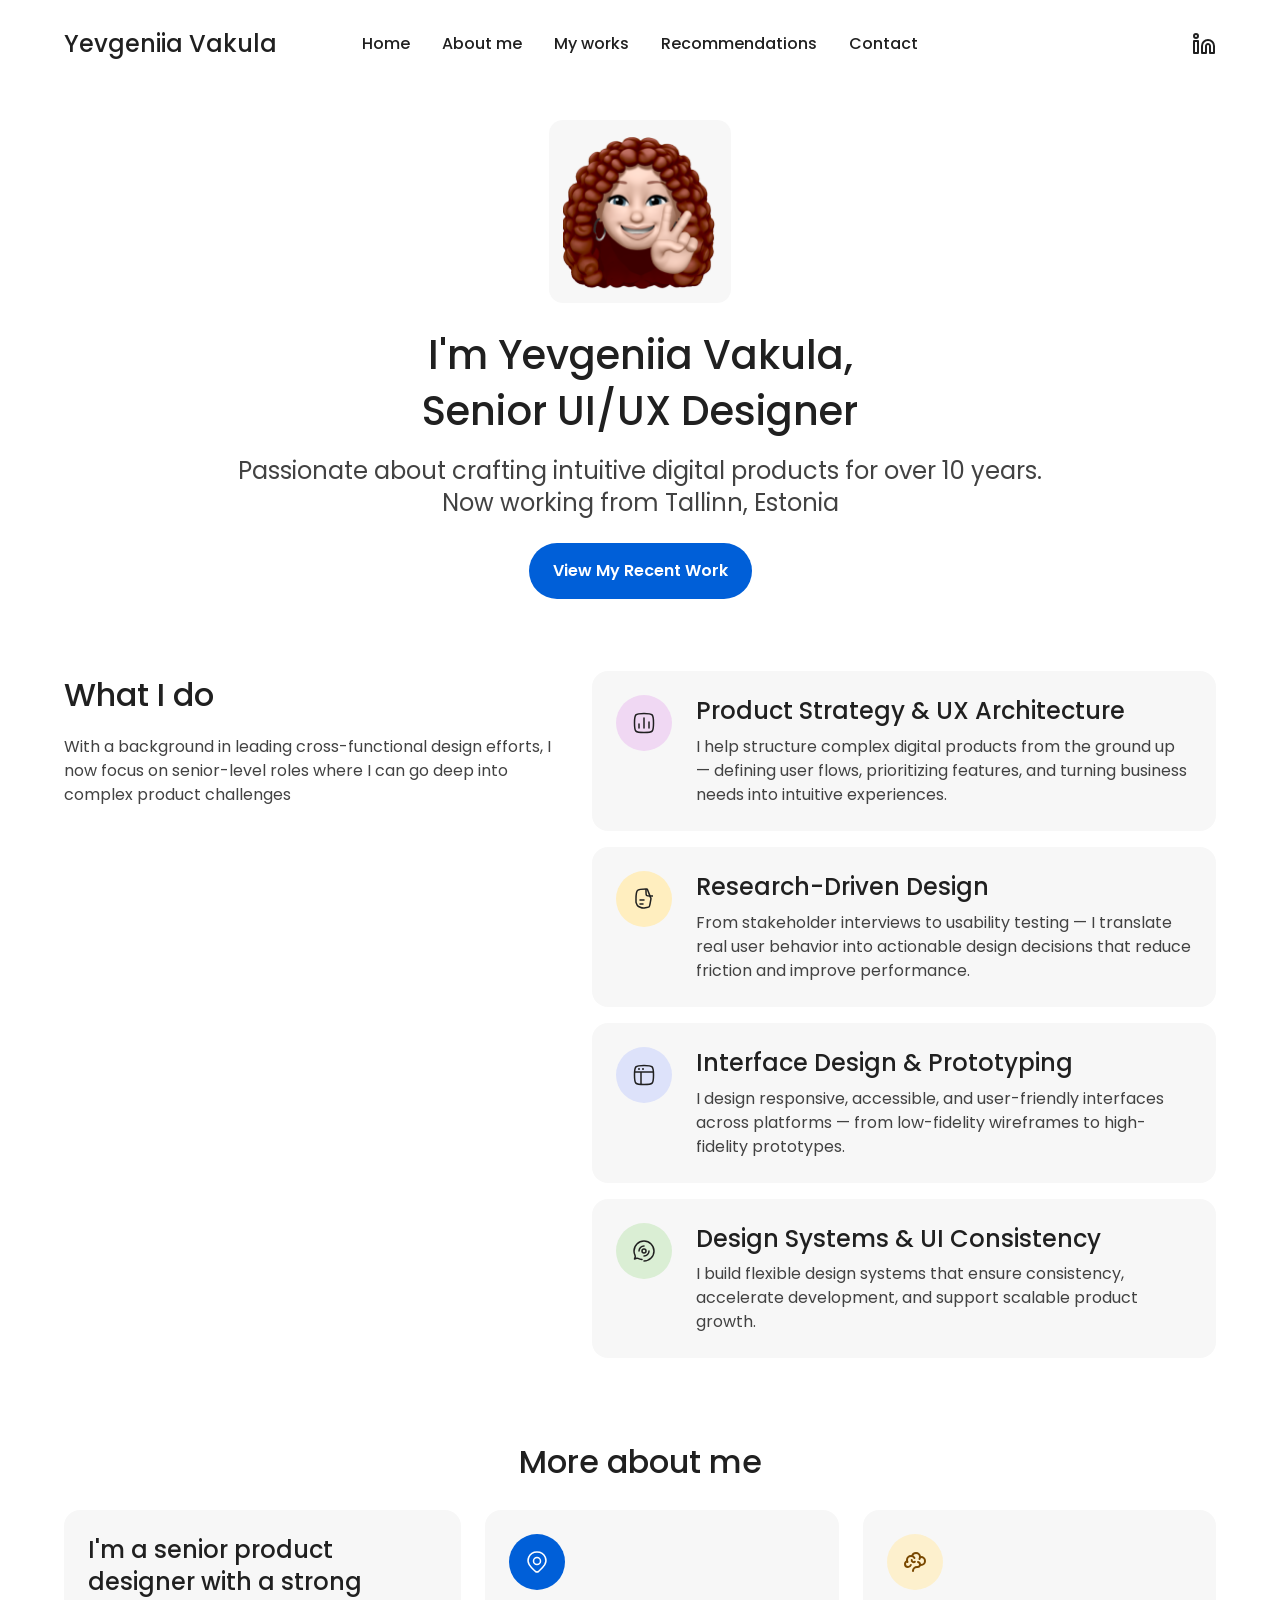
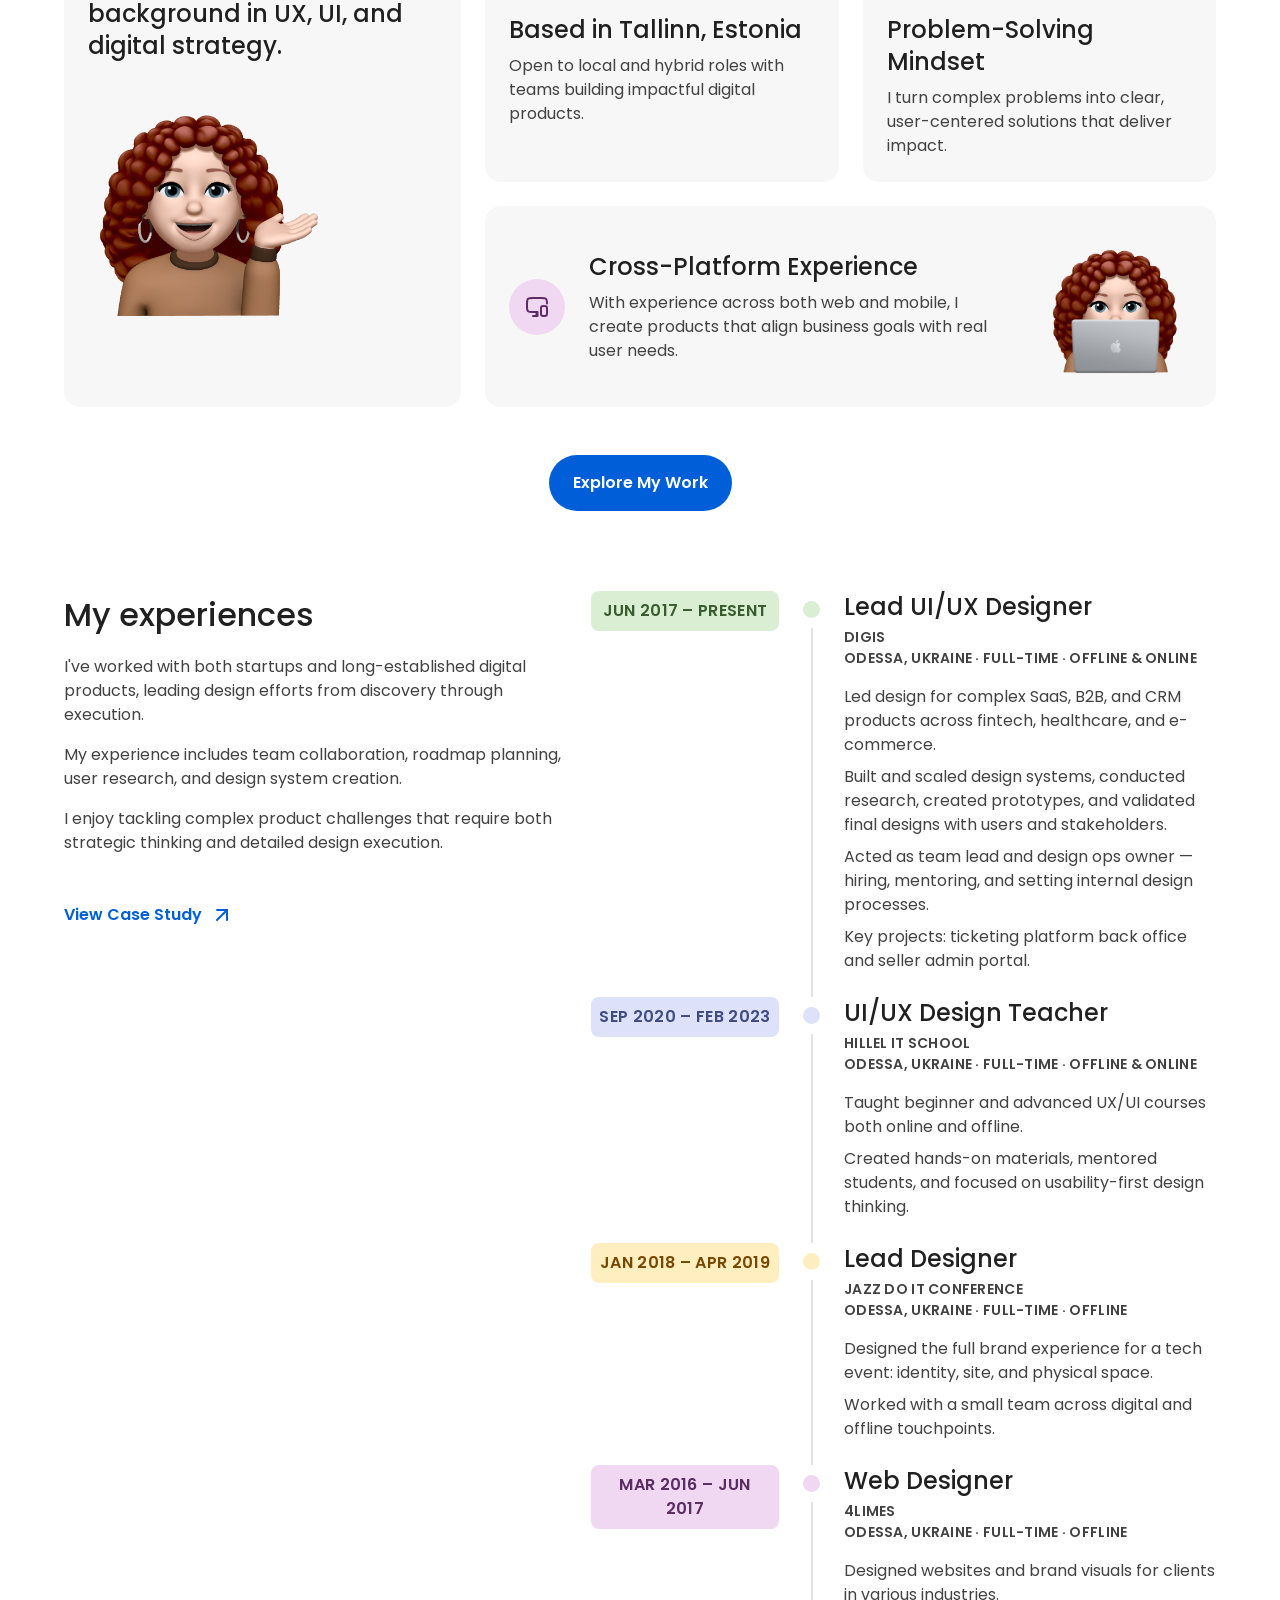
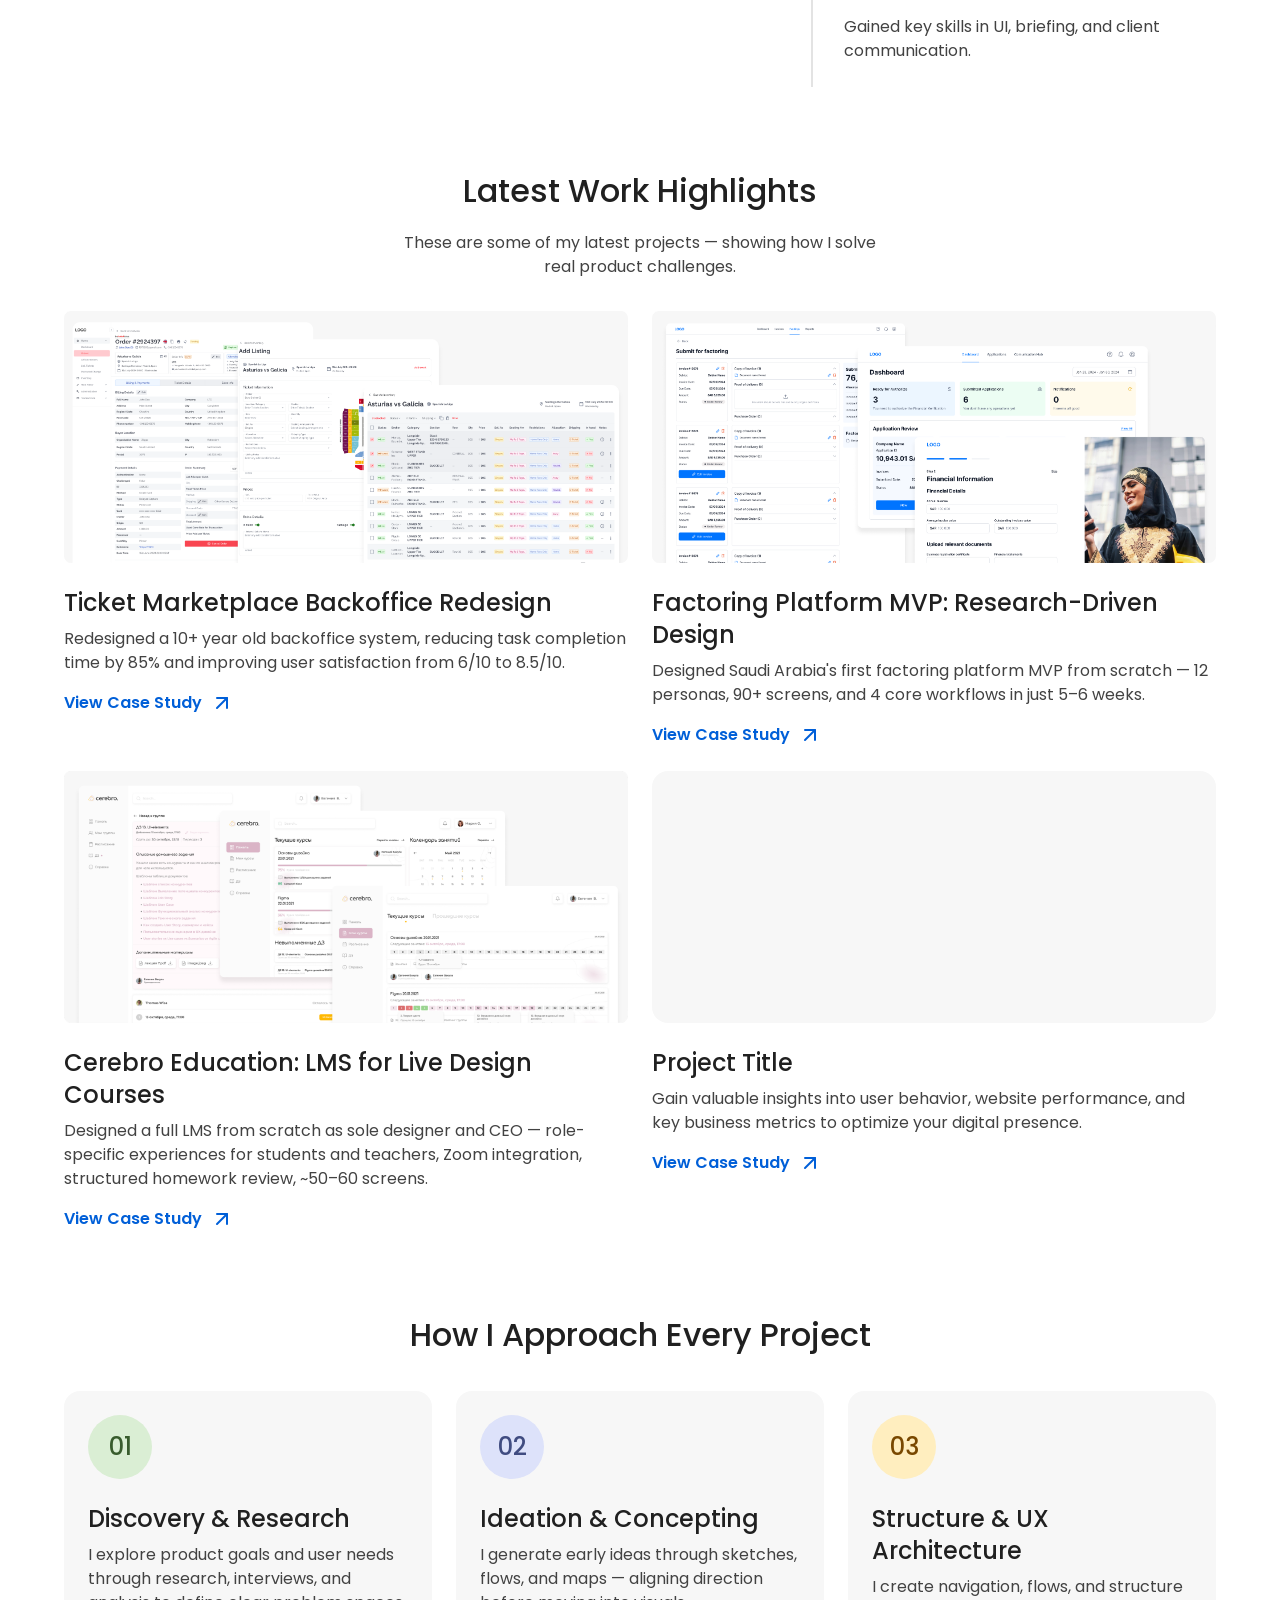
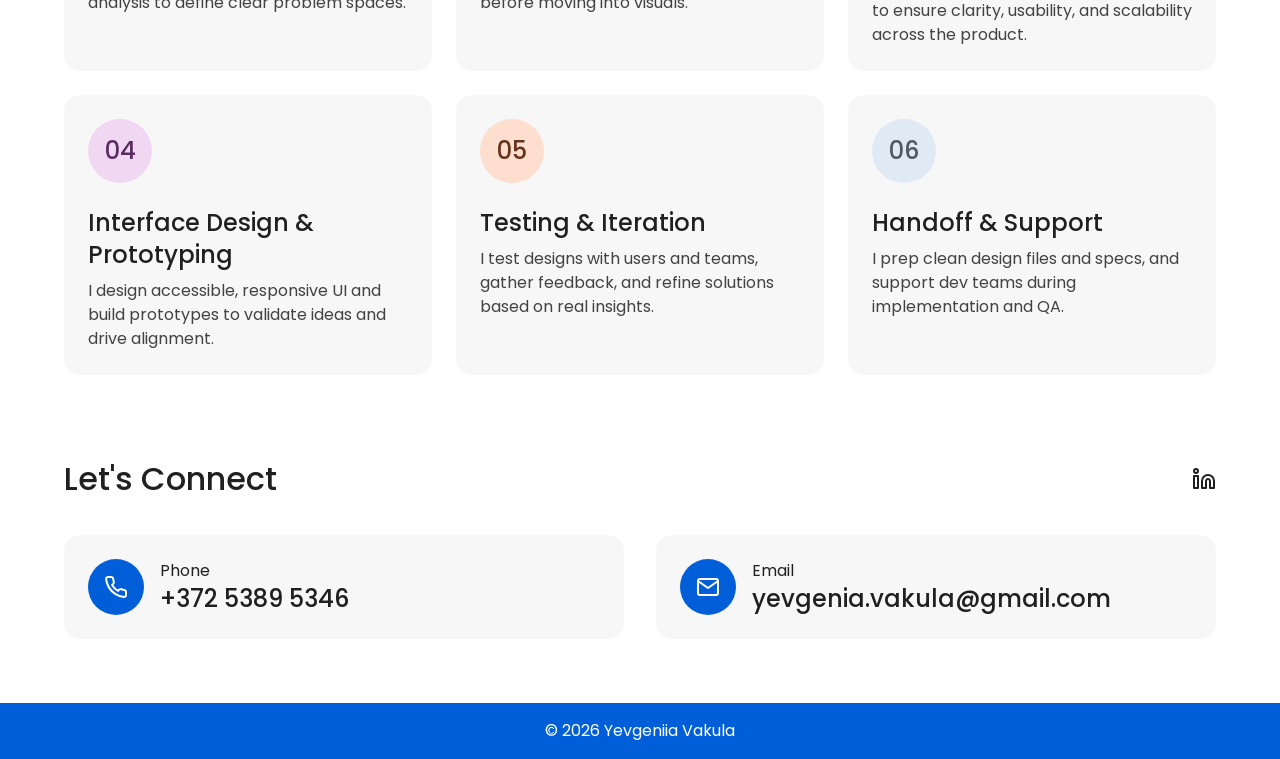
<file: index.html>
<!DOCTYPE html>
<html lang="en">
<head>
  <meta charset="UTF-8">
  <meta name="viewport" content="width=device-width, initial-scale=1.0">
  <title>Yevgeniia Vakula — Senior UI/UX Designer</title>
  <link rel="preconnect" href="https://fonts.googleapis.com">
  <link rel="preconnect" href="https://fonts.gstatic.com" crossorigin>
  <link href="https://fonts.googleapis.com/css2?family=Poppins:wght@400;500;600&display=swap" rel="stylesheet">
  <link rel="stylesheet" href="styles.css">
</head>
<body>
  <!-- Header -->
  <header class="header">
    <div class="header__container">
      <a href="index.html" class="header__logo">Yevgeniia Vakula</a>
      <nav class="header__nav">
        <a href="index.html" class="header__link">Home</a>
        <a href="#about" class="header__link">About me</a>
        <a href="#works" class="header__link">My works</a>
        <a href="recommendations.html" class="header__link">Recommendations</a>
        <a href="#contact" class="header__link">Contact</a>
      </nav>
      <div class="header__actions">
        <a href="https://linkedin.com" target="_blank" rel="noopener" class="header__social" aria-label="LinkedIn">
          <svg width="24" height="24" viewBox="0 0 24 24" fill="none" xmlns="http://www.w3.org/2000/svg">
            <path d="M16 8C17.5913 8 19.1174 8.63214 20.2426 9.75736C21.3679 10.8826 22 12.4087 22 14V21H18V14C18 13.4696 17.7893 12.9609 17.4142 12.5858C17.0391 12.2107 16.5304 12 16 12C15.4696 12 14.9609 12.2107 14.5858 12.5858C14.2107 12.9609 14 13.4696 14 14V21H10V14C10 12.4087 10.6321 10.8826 11.7574 9.75736C12.8826 8.63214 14.4087 8 16 8Z" stroke="currentColor" stroke-width="2" stroke-linecap="round" stroke-linejoin="round"/>
            <path d="M6 9H2V21H6V9Z" stroke="currentColor" stroke-width="2" stroke-linecap="round" stroke-linejoin="round"/>
            <path d="M4 6C5.10457 6 6 5.10457 6 4C6 2.89543 5.10457 2 4 2C2.89543 2 2 2.89543 2 4C2 5.10457 2.89543 6 4 6Z" stroke="currentColor" stroke-width="2" stroke-linecap="round" stroke-linejoin="round"/>
          </svg>
        </a>
        <button class="header__burger" aria-label="Menu" aria-expanded="false">
          <span></span>
          <span></span>
          <span></span>
        </button>
      </div>
    </div>
  </header>

  <!-- Hero Section -->
  <section class="hero">
    <div class="hero__container">
      <div class="hero__sticker">
        <img src="assets/hero-sticker.png" alt="Yevgeniia Vakula" width="154" height="156">
      </div>
      <div class="hero__content">
        <h1 class="title--page hero__title">I'm Yevgeniia Vakula,<br>Senior UI/UX Designer</h1>
        <p class="hero__subtitle">Passionate about crafting intuitive digital products for over 10 years. Now working from Tallinn, Estonia</p>
      </div>
      <a href="#works" class="btn btn--primary">View My Recent Work</a>
    </div>
  </section>

  <!-- Services Section -->
  <section class="services" id="services">
    <div class="services__container">
      <div class="services__intro">
        <h2 class="title--section services__title">What I do</h2>
        <p class="services__subtitle">With a background in leading cross-functional design efforts, I now focus on senior-level roles where I can go deep into complex product challenges</p>
      </div>
      <div class="services__cards">
        <div class="service-card">
          <div class="service-card__icon service-card__icon--purple">
            <img src="assets/icon-analytics.svg" alt="" width="24" height="24">
          </div>
          <div class="service-card__content">
            <h3 class="title--card service-card__title">Product Strategy &amp; UX Architecture</h3>
            <p class="service-card__text">I help structure complex digital products from the ground up — defining user flows, prioritizing features, and turning business needs into intuitive experiences.</p>
          </div>
        </div>
        <div class="service-card">
          <div class="service-card__icon service-card__icon--yellow">
            <img src="assets/icon-file.svg" alt="" width="24" height="24">
          </div>
          <div class="service-card__content">
            <h3 class="title--card service-card__title">Research-Driven Design</h3>
            <p class="service-card__text">From stakeholder interviews to usability testing — I translate real user behavior into actionable design decisions that reduce friction and improve performance.</p>
          </div>
        </div>
        <div class="service-card">
          <div class="service-card__icon service-card__icon--blue">
            <img src="assets/icon-web-design.svg" alt="" width="24" height="24">
          </div>
          <div class="service-card__content">
            <h3 class="title--card service-card__title">Interface Design &amp; Prototyping</h3>
            <p class="service-card__text">I design responsive, accessible, and user-friendly interfaces across platforms — from low-fidelity wireframes to high-fidelity prototypes.</p>
          </div>
        </div>
        <div class="service-card">
          <div class="service-card__icon service-card__icon--green">
            <img src="assets/icon-paint-board.svg" alt="" width="24" height="24">
          </div>
          <div class="service-card__content">
            <h3 class="title--card service-card__title">Design Systems &amp; UI Consistency</h3>
            <p class="service-card__text">I build flexible design systems that ensure consistency, accelerate development, and support scalable product growth.</p>
          </div>
        </div>
      </div>
    </div>
  </section>

  <!-- About Section -->
  <section class="about" id="about">
    <div class="about__container">
      <h2 class="title--section about__title">More about me</h2>
      <div class="about__grid">
        <!-- Left card with intro text and sticker -->
        <div class="about-card about-card--intro">
          <p class="about-card__lead">I'm a senior product designer with a strong background in UX, UI, and digital strategy.</p>
          <img src="assets/sticker-12.png" alt="" class="about-card__sticker about-card__sticker--large" width="238" height="240">
        </div>
        <!-- Right column -->
        <div class="about__right">
          <!-- Top row with two cards -->
          <div class="about__top-row">
            <div class="about-card">
              <div class="about-card__icon about-card__icon--blue">
                <img src="assets/location-01.svg" alt="" width="24" height="24">
              </div>
              <div class="about-card__content">
                <h3 class="title--card about-card__title">Based in Tallinn, Estonia</h3>
                <p class="about-card__text">Open to local and hybrid roles with teams building impactful digital products.</p>
              </div>
            </div>
            <div class="about-card">
              <div class="about-card__icon about-card__icon--yellow">
                <img src="assets/brain.svg" alt="" width="24" height="24">
              </div>
              <div class="about-card__content">
                <h3 class="title--card about-card__title">Problem-Solving Mindset</h3>
                <p class="about-card__text">I turn complex problems into clear, user-centered solutions that deliver impact.</p>
              </div>
            </div>
          </div>
          <!-- Bottom wide card -->
          <div class="about-card about-card--wide">
            <div class="about-card__icon about-card__icon--purple">
              <img src="assets/computer-phone-sync.svg" alt="" width="24" height="24">
            </div>
            <div class="about-card__content">
              <h3 class="title--card about-card__title">Cross-Platform Experience</h3>
              <p class="about-card__text">With experience across both web and mobile, I create products that align business goals with real user needs.</p>
            </div>
            <img src="assets/sticker-24.png" alt="" class="about-card__sticker about-card__sticker--small" width="153" height="152">
          </div>
        </div>
      </div>
      <a href="#works" class="btn btn--primary about__cta">Explore My Work</a>
    </div>
  </section>

  <!-- Experience Section -->
  <section class="experience">
    <div class="experience__container">
      <div class="experience__intro">
        <h2 class="title--section experience__title">My experiences</h2>
        <p class="experience__text">I've worked with both startups and long-established digital products, leading design efforts from discovery through execution.</p>
        <p class="experience__text">My experience includes team collaboration, roadmap planning, user research, and design system creation.</p>
        <p class="experience__text">I enjoy tackling complex product challenges that require both strategic thinking and detailed design execution.</p>
        <a href="#" class="experience__link">
          View Case Study
          <svg width="24" height="24" viewBox="0 0 24 24" fill="none" xmlns="http://www.w3.org/2000/svg">
            <path d="M7 17L17 7" stroke="currentColor" stroke-width="2" stroke-linecap="round" stroke-linejoin="round"/>
            <path d="M7 7H17V17" stroke="currentColor" stroke-width="2" stroke-linecap="round" stroke-linejoin="round"/>
          </svg>
        </a>
      </div>
      <div class="timeline">
        <div class="timeline__item timeline__item--green">
          <div class="timeline__date">Jun 2017 – Present</div>
          <div class="timeline__marker">
            <span class="timeline__dot"></span>
            <span class="timeline__line"></span>
          </div>
          <div class="timeline__content">
            <h3 class="title--card timeline__role">Lead UI/UX Designer</h3>
            <p class="timeline__company">DIGIS<br>Odessa, Ukraine · Full-time · Offline &amp; Online</p>
            <p class="timeline__desc">Led design for complex SaaS, B2B, and CRM products across fintech, healthcare, and e-commerce.</p>
            <p class="timeline__desc">Built and scaled design systems, conducted research, created prototypes, and validated final designs with users and stakeholders.</p>
            <p class="timeline__desc">Acted as team lead and design ops owner — hiring, mentoring, and setting internal design processes.</p>
            <p class="timeline__desc">Key projects: ticketing platform back office and seller admin portal.</p>
          </div>
        </div>
        <div class="timeline__item timeline__item--blue">
          <div class="timeline__date">Sep 2020 – Feb 2023</div>
          <div class="timeline__marker">
            <span class="timeline__dot"></span>
            <span class="timeline__line"></span>
          </div>
          <div class="timeline__content">
            <h3 class="title--card timeline__role">UI/UX Design Teacher</h3>
            <p class="timeline__company">Hillel IT School<br>Odessa, Ukraine · Full-time · Offline &amp; Online</p>
            <p class="timeline__desc">Taught beginner and advanced UX/UI courses both online and offline.</p>
            <p class="timeline__desc">Created hands-on materials, mentored students, and focused on usability-first design thinking.</p>
          </div>
        </div>
        <div class="timeline__item timeline__item--yellow">
          <div class="timeline__date">Jan 2018 – Apr 2019</div>
          <div class="timeline__marker">
            <span class="timeline__dot"></span>
            <span class="timeline__line"></span>
          </div>
          <div class="timeline__content">
            <h3 class="title--card timeline__role">Lead Designer</h3>
            <p class="timeline__company">Jazz Do IT Conference<br>Odessa, Ukraine · Full-time · Offline</p>
            <p class="timeline__desc">Designed the full brand experience for a tech event: identity, site, and physical space.</p>
            <p class="timeline__desc">Worked with a small team across digital and offline touchpoints.</p>
          </div>
        </div>
        <div class="timeline__item timeline__item--purple">
          <div class="timeline__date">Mar 2016 – Jun 2017</div>
          <div class="timeline__marker">
            <span class="timeline__dot"></span>
            <span class="timeline__line"></span>
          </div>
          <div class="timeline__content">
            <h3 class="title--card timeline__role">Web Designer</h3>
            <p class="timeline__company">4limes<br>Odessa, Ukraine · Full-time · Offline</p>
            <p class="timeline__desc">Designed websites and brand visuals for clients in various industries.</p>
            <p class="timeline__desc">Gained key skills in UI, briefing, and client communication.</p>
          </div>
        </div>
      </div>
    </div>
  </section>

  <!-- Works Section -->
  <section class="works" id="works">
    <div class="works__container">
      <div class="works__intro">
        <h2 class="title--section works__title">Latest Work Highlights</h2>
        <p class="works__subtitle">These are some of my latest projects — showing how I solve<br>real product challenges.</p>
      </div>
      <div class="works__grid">
        <article class="work-card">
          <div class="work-card__image">
            <img src="assets/work-card-ticket-marketplace.png" alt="Ticket Marketplace Backoffice Redesign - showing order management, listing forms, and seat map interfaces">
          </div>
          <div class="work-card__content">
            <h3 class="title--card work-card__title">Ticket Marketplace Backoffice Redesign</h3>
            <p class="work-card__text">Redesigned a 10+ year old backoffice system, reducing task completion time by 85% and improving user satisfaction from 6/10 to 8.5/10.</p>
            <a href="ticket-marketplace-backoffice-redesign.html" class="work-card__link">
              View Case Study
              <svg width="24" height="24" viewBox="0 0 24 24" fill="none" xmlns="http://www.w3.org/2000/svg">
                <path d="M7 17L17 7" stroke="currentColor" stroke-width="2" stroke-linecap="round" stroke-linejoin="round"/>
                <path d="M7 7H17V17" stroke="currentColor" stroke-width="2" stroke-linecap="round" stroke-linejoin="round"/>
              </svg>
            </a>
          </div>
        </article>
        <article class="work-card">
          <div class="work-card__image">
            <img src="assets/case02-preview.png" alt="Factoring Platform MVP - showing registration, dashboard, and approval workflow interfaces">
          </div>
          <div class="work-card__content">
            <h3 class="title--card work-card__title">Factoring Platform MVP: Research-Driven Design</h3>
            <p class="work-card__text">Designed Saudi Arabia's first factoring platform MVP from scratch — 12 personas, 90+ screens, and 4 core workflows in just 5–6 weeks.</p>
            <a href="case-02.html" class="work-card__link">
              View Case Study
              <svg width="24" height="24" viewBox="0 0 24 24" fill="none" xmlns="http://www.w3.org/2000/svg">
                <path d="M7 17L17 7" stroke="currentColor" stroke-width="2" stroke-linecap="round" stroke-linejoin="round"/>
                <path d="M7 7H17V17" stroke="currentColor" stroke-width="2" stroke-linecap="round" stroke-linejoin="round"/>
              </svg>
            </a>
          </div>
        </article>
        <article class="work-card">
          <div class="work-card__image">
            <img src="assets/case03-cover.png" alt="Cerebro Education LMS — student and teacher dashboards, lesson navigation, and homework review interfaces">
          </div>
          <div class="work-card__content">
            <h3 class="title--card work-card__title">Cerebro Education: LMS for Live Design Courses</h3>
            <p class="work-card__text">Designed a full LMS from scratch as sole designer and CEO — role-specific experiences for students and teachers, Zoom integration, structured homework review, ~50–60 screens.</p>
            <a href="case-03.html" class="work-card__link">
              View Case Study
              <svg width="24" height="24" viewBox="0 0 24 24" fill="none" xmlns="http://www.w3.org/2000/svg">
                <path d="M7 17L17 7" stroke="currentColor" stroke-width="2" stroke-linecap="round" stroke-linejoin="round"/>
                <path d="M7 7H17V17" stroke="currentColor" stroke-width="2" stroke-linecap="round" stroke-linejoin="round"/>
              </svg>
            </a>
          </div>
        </article>
        <article class="work-card">
          <div class="work-card__image"></div>
          <div class="work-card__content">
            <h3 class="title--card work-card__title">Project Title</h3>
            <p class="work-card__text">Gain valuable insights into user behavior, website performance, and key business metrics to optimize your digital presence.</p>
            <a href="case-04.html" class="work-card__link">
              View Case Study
              <svg width="24" height="24" viewBox="0 0 24 24" fill="none" xmlns="http://www.w3.org/2000/svg">
                <path d="M7 17L17 7" stroke="currentColor" stroke-width="2" stroke-linecap="round" stroke-linejoin="round"/>
                <path d="M7 7H17V17" stroke="currentColor" stroke-width="2" stroke-linecap="round" stroke-linejoin="round"/>
              </svg>
            </a>
          </div>
        </article>
      </div>
    </div>
  </section>

  <!-- Process Section -->
  <section class="process">
    <div class="process__container">
      <h2 class="title--section process__title">How I Approach Every Project</h2>
      <div class="process__cards is-collapsed">
        <div class="process-card">
          <span class="process-card__badge process-card__badge--1">01</span>
          <div class="process-card__content">
            <h3 class="title--card process-card__title">Discovery &amp; Research</h3>
            <p class="process-card__text">I explore product goals and user needs through research, interviews, and analysis to define clear problem spaces.</p>
          </div>
        </div>
        <div class="process-card">
          <span class="process-card__badge process-card__badge--2">02</span>
          <div class="process-card__content">
            <h3 class="title--card process-card__title">Ideation &amp; Concepting</h3>
            <p class="process-card__text">I generate early ideas through sketches, flows, and maps — aligning direction before moving into visuals.</p>
          </div>
        </div>
        <div class="process-card">
          <span class="process-card__badge process-card__badge--3">03</span>
          <div class="process-card__content">
            <h3 class="title--card process-card__title">Structure &amp; UX Architecture</h3>
            <p class="process-card__text">I create navigation, flows, and structure to ensure clarity, usability, and scalability across the product.</p>
          </div>
        </div>
        <div class="process-card">
          <span class="process-card__badge process-card__badge--4">04</span>
          <div class="process-card__content">
            <h3 class="title--card process-card__title">Interface Design &amp; Prototyping</h3>
            <p class="process-card__text">I design accessible, responsive UI and build prototypes to validate ideas and drive alignment.</p>
          </div>
        </div>
        <div class="process-card">
          <span class="process-card__badge process-card__badge--5">05</span>
          <div class="process-card__content">
            <h3 class="title--card process-card__title">Testing &amp; Iteration</h3>
            <p class="process-card__text">I test designs with users and teams, gather feedback, and refine solutions based on real insights.</p>
          </div>
        </div>
        <div class="process-card">
          <span class="process-card__badge process-card__badge--6">06</span>
          <div class="process-card__content">
            <h3 class="title--card process-card__title">Handoff &amp; Support</h3>
            <p class="process-card__text">I prep clean design files and specs, and support dev teams during implementation and QA.</p>
          </div>
        </div>
      </div>
      <button class="process__toggle" aria-expanded="false">
        <span class="process__toggle-more">Show more</span>
        <span class="process__toggle-less">Show less</span>
      </button>
    </div>
  </section>

  <!-- Contact / Footer -->
  <footer class="footer" id="contact">
    <!-- Let's Connect Section -->
    <div class="footer__connect">
      <div class="footer__connect-header">
        <h2 class="title--section footer__title">Let's Connect</h2>
        <a href="https://linkedin.com" target="_blank" rel="noopener" class="footer__social" aria-label="LinkedIn">
          <svg width="24" height="24" viewBox="0 0 24 24" fill="none" xmlns="http://www.w3.org/2000/svg">
            <path d="M16 8C17.5913 8 19.1174 8.63214 20.2426 9.75736C21.3679 10.8826 22 12.4087 22 14V21H18V14C18 13.4696 17.7893 12.9609 17.4142 12.5858C17.0391 12.2107 16.5304 12 16 12C15.4696 12 14.9609 12.2107 14.5858 12.5858C14.2107 12.9609 14 13.4696 14 14V21H10V14C10 12.4087 10.6321 10.8826 11.7574 9.75736C12.8826 8.63214 14.4087 8 16 8Z" stroke="currentColor" stroke-width="2" stroke-linecap="round" stroke-linejoin="round"/>
            <path d="M6 9H2V21H6V9Z" stroke="currentColor" stroke-width="2" stroke-linecap="round" stroke-linejoin="round"/>
            <path d="M4 6C5.10457 6 6 5.10457 6 4C6 2.89543 5.10457 2 4 2C2.89543 2 2 2.89543 2 4C2 5.10457 2.89543 6 4 6Z" stroke="currentColor" stroke-width="2" stroke-linecap="round" stroke-linejoin="round"/>
          </svg>
        </a>
      </div>
      <div class="footer__cards">
        <div class="footer__card">
          <div class="footer__card-icon">
            <svg width="24" height="24" viewBox="0 0 24 24" fill="none" xmlns="http://www.w3.org/2000/svg">
              <path d="M22 16.92V19.92C22.0011 20.1985 21.9441 20.4742 21.8325 20.7293C21.7209 20.9845 21.5573 21.2136 21.3521 21.4019C21.1469 21.5901 20.9046 21.7335 20.6408 21.8227C20.3769 21.9119 20.0974 21.9451 19.82 21.92C16.7428 21.5856 13.787 20.5341 11.19 18.85C8.77383 17.3147 6.72533 15.2662 5.19 12.85C3.49998 10.2412 2.44824 7.271 2.12 4.18C2.09501 3.90347 2.12788 3.62476 2.21651 3.36162C2.30513 3.09849 2.44757 2.85669 2.63477 2.65162C2.82196 2.44655 3.04981 2.28271 3.30379 2.17052C3.55778 2.05833 3.83234 2.00026 4.11 2H7.11C7.59531 1.99522 8.06579 2.16708 8.43376 2.48353C8.80173 2.79999 9.04208 3.23945 9.11 3.72C9.23662 4.68007 9.47145 5.62273 9.81 6.53C9.94455 6.88792 9.97366 7.27691 9.89391 7.65088C9.81415 8.02485 9.62886 8.36811 9.36 8.64L8.09 9.91C9.51356 12.4135 11.5865 14.4864 14.09 15.91L15.36 14.64C15.6319 14.3711 15.9752 14.1858 16.3491 14.1061C16.7231 14.0263 17.1121 14.0555 17.47 14.19C18.3773 14.5286 19.3199 14.7634 20.28 14.89C20.7658 14.9585 21.2094 15.2032 21.5265 15.5775C21.8437 15.9518 22.0122 16.4296 22 16.92Z" stroke="currentColor" stroke-width="2" stroke-linecap="round" stroke-linejoin="round"/>
            </svg>
          </div>
          <div class="footer__card-content">
            <span class="footer__card-label">Phone</span>
            <a href="tel:+37253895346" class="footer__card-value">+372 5389 5346</a>
          </div>
        </div>
        <div class="footer__card">
          <div class="footer__card-icon">
            <svg width="24" height="24" viewBox="0 0 24 24" fill="none" xmlns="http://www.w3.org/2000/svg">
              <path d="M4 4H20C21.1 4 22 4.9 22 6V18C22 19.1 21.1 20 20 20H4C2.9 20 2 19.1 2 18V6C2 4.9 2.9 4 4 4Z" stroke="currentColor" stroke-width="2" stroke-linecap="round" stroke-linejoin="round"/>
              <path d="M22 6L12 13L2 6" stroke="currentColor" stroke-width="2" stroke-linecap="round" stroke-linejoin="round"/>
            </svg>
          </div>
          <div class="footer__card-content">
            <span class="footer__card-label">Email</span>
            <a href="mailto:yevgenia.vakula@gmail.com" class="footer__card-value">yevgenia.vakula@gmail.com</a>
          </div>
        </div>
      </div>
    </div>
    <!-- Copyright -->
    <div class="footer__copyright">
      <p>&copy; 2026 Yevgeniia Vakula</p>
    </div>
  </footer>

  <script src="script.js"></script>
</body>
</html>
</file>
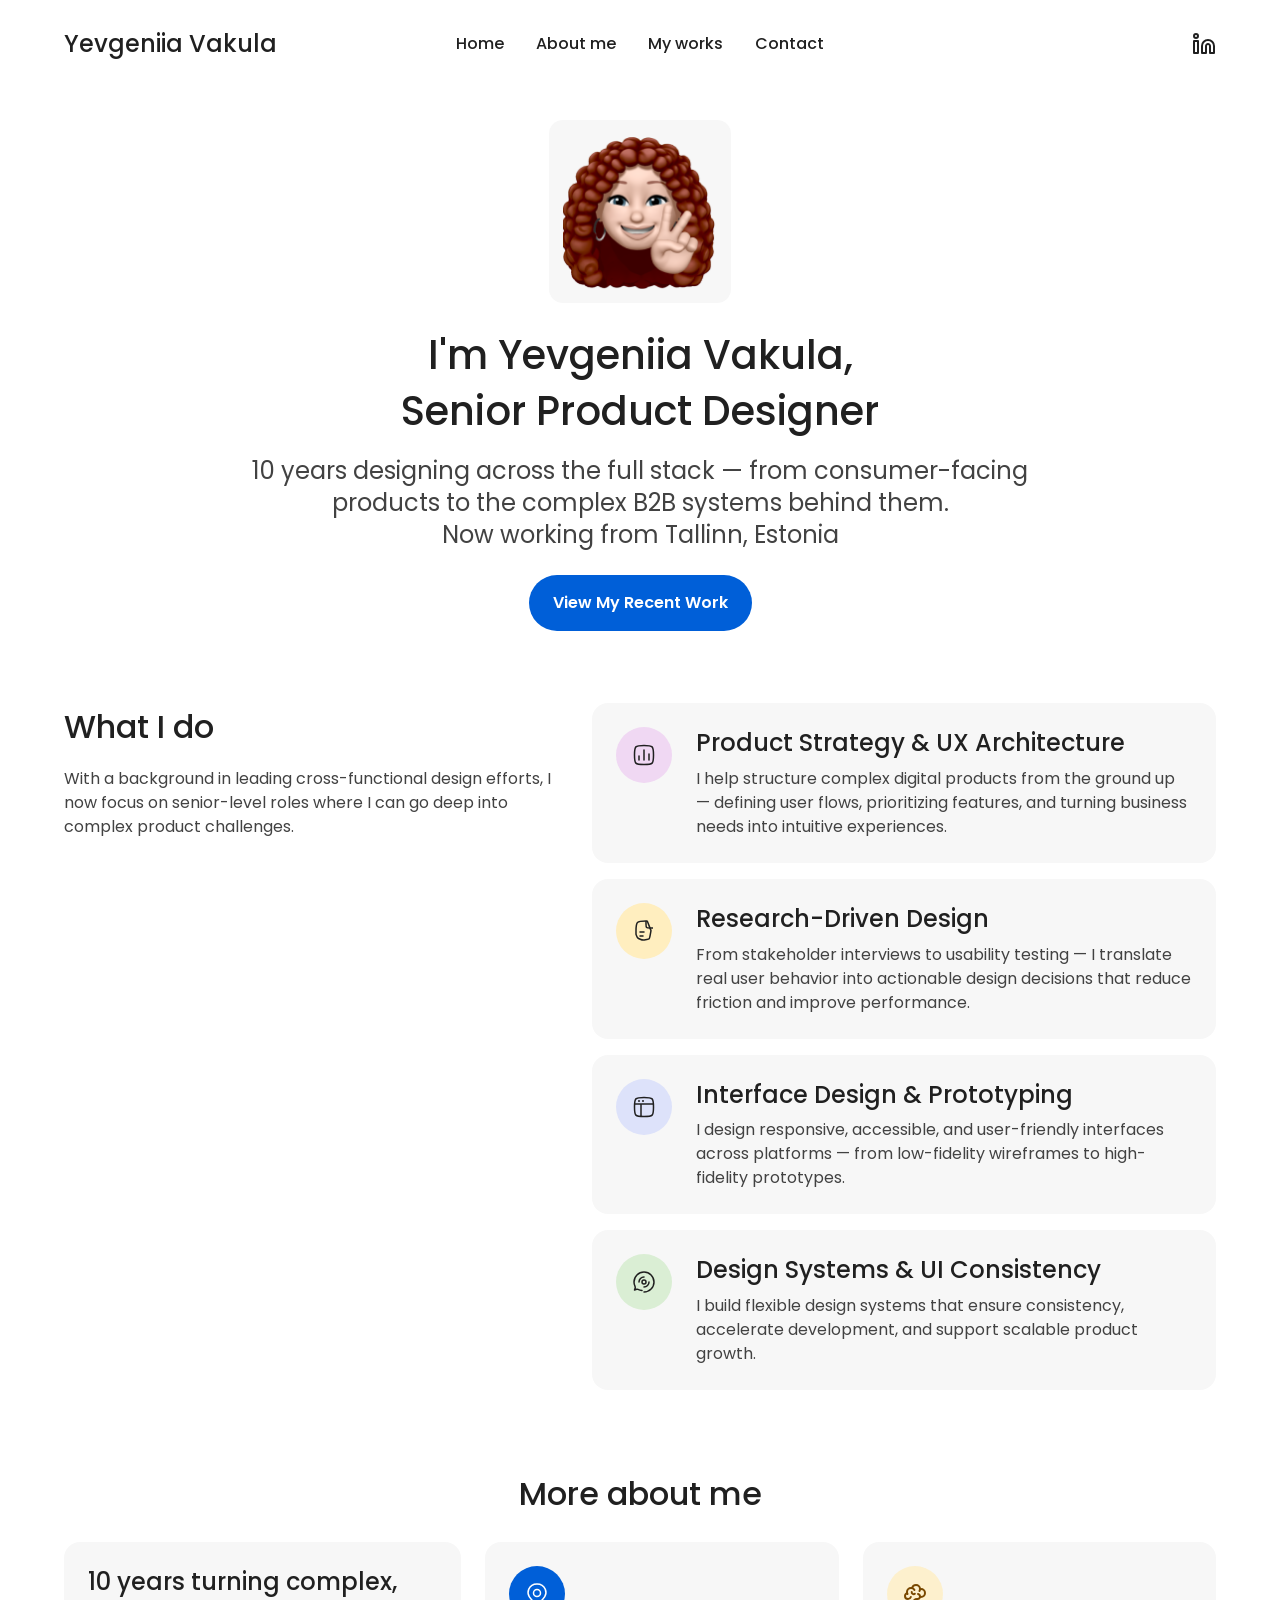
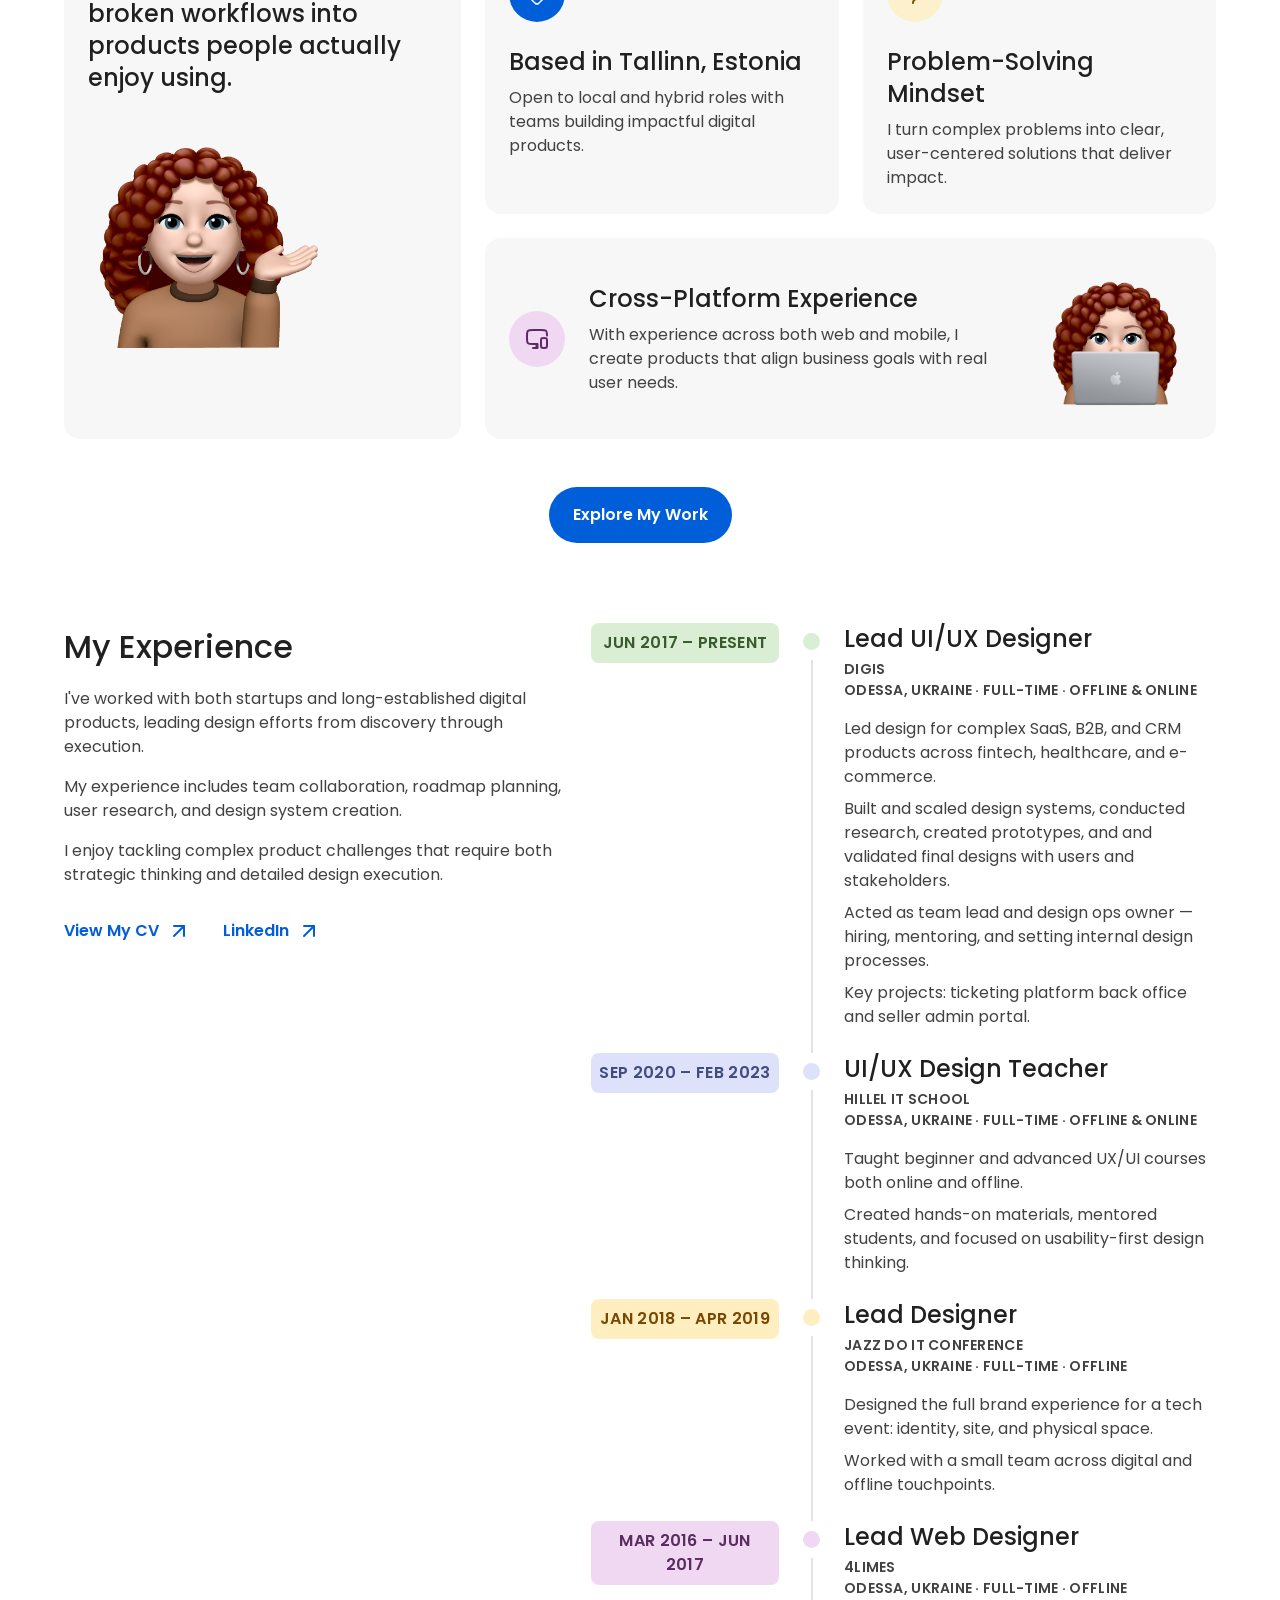
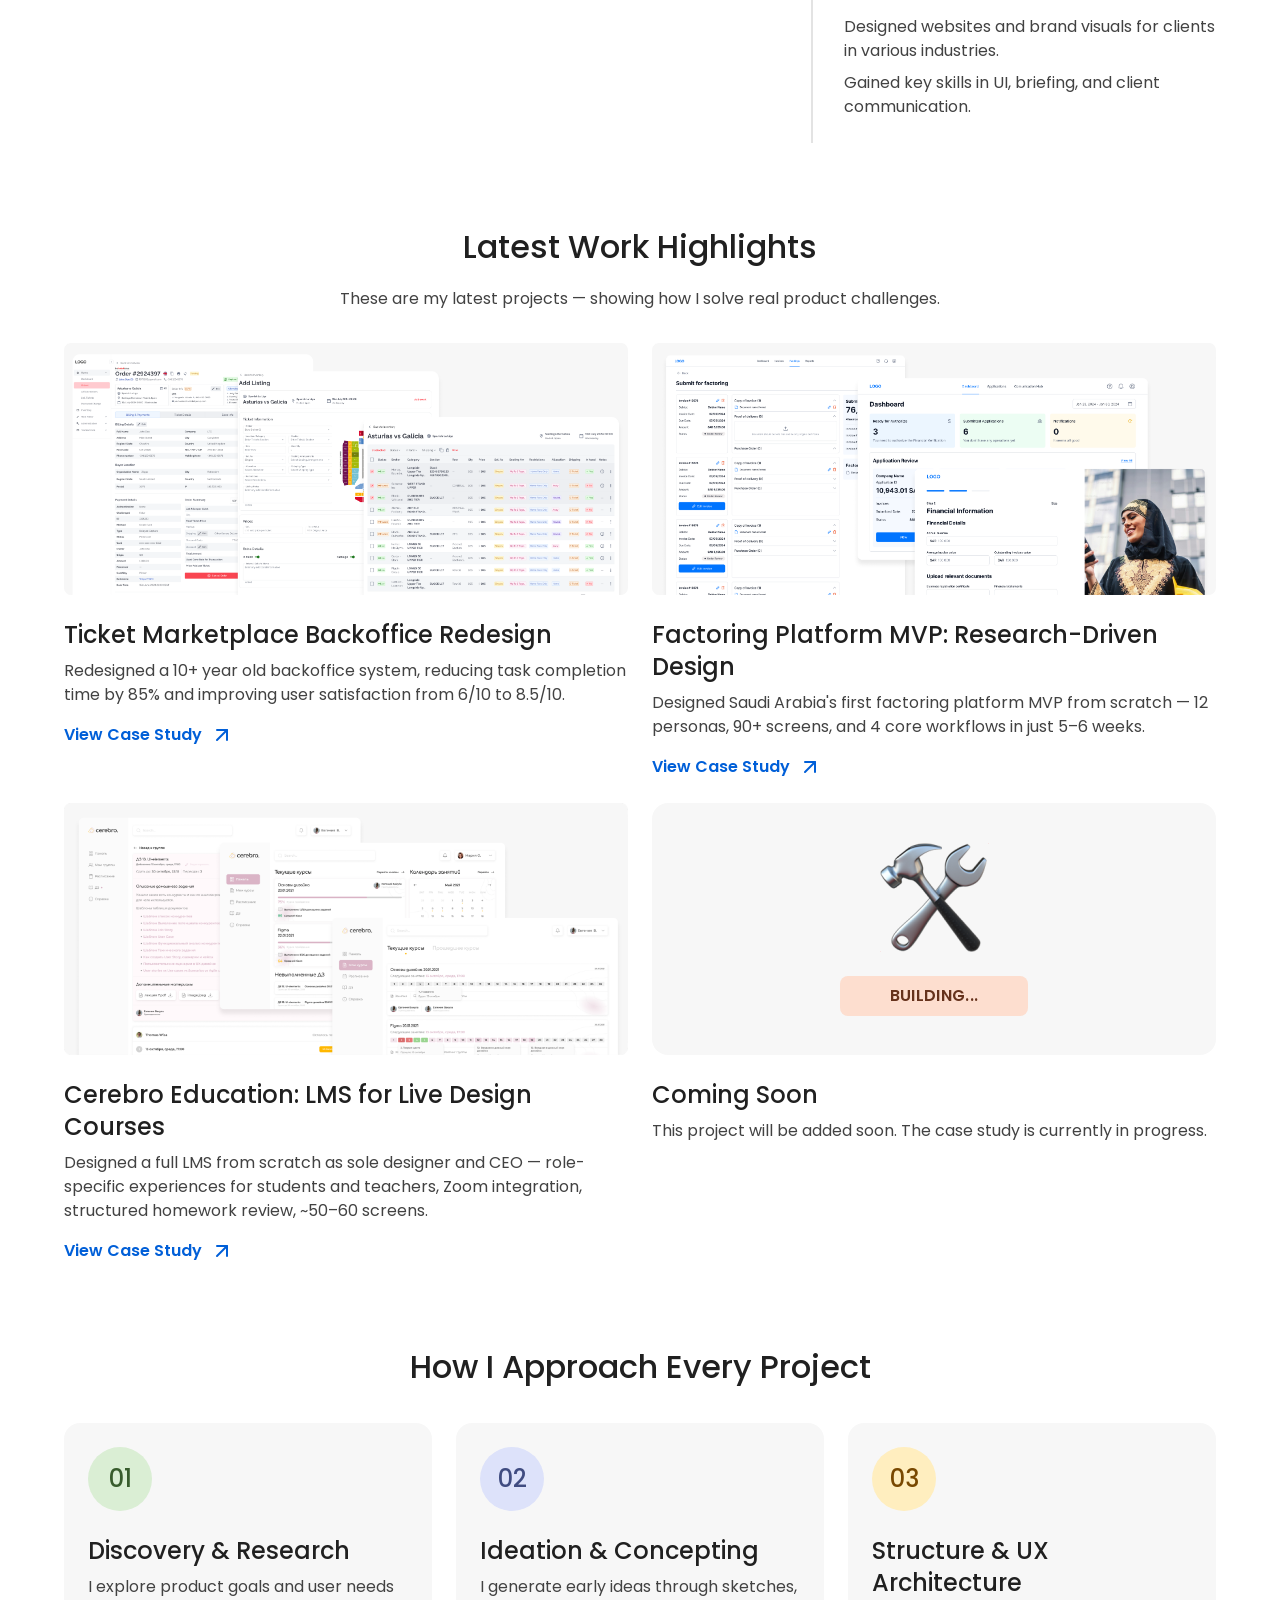
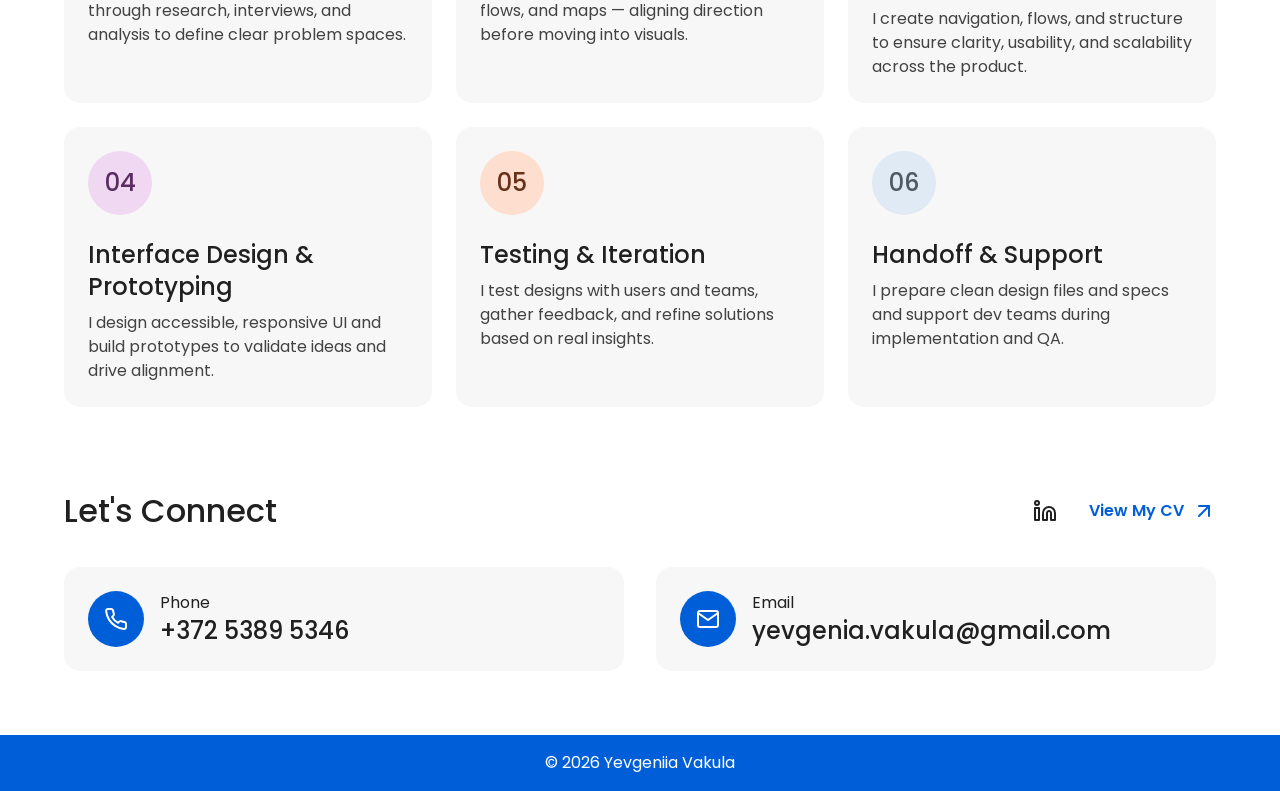
<file: public/index.html>
<!DOCTYPE html>
<html lang="en">
<head>
  <meta charset="UTF-8">
  <meta name="viewport" content="width=device-width, initial-scale=1.0">
  <title>Yevgeniia Vakula — Senior Product Designer</title>
  <meta name="description" content="Portfolio of Yevgeniia Vakula — Senior Product Designer with expertise in UX/UI design, design systems, and user research.">

  <!-- Open Graph -->
  <meta property="og:type" content="website">
  <meta property="og:title" content="Yevgeniia Vakula — Senior Product Designer">
  <meta property="og:description" content="Portfolio of Yevgeniia Vakula — Senior Product Designer with expertise in UX/UI design, design systems, and user research.">
  <meta property="og:image" content="https://yevgeniiavakula.com/assets/og-preview.png">
  <meta property="og:url" content="https://yevgeniiavakula.com/">

  <!-- Twitter Card -->
  <meta name="twitter:card" content="summary_large_image">
  <meta name="twitter:title" content="Yevgeniia Vakula — Senior Product Designer">
  <meta name="twitter:description" content="Portfolio of Yevgeniia Vakula — Senior Product Designer with expertise in UX/UI design, design systems, and user research.">
  <meta name="twitter:image" content="https://yevgeniiavakula.com/assets/og-preview.png">

  <link rel="icon" type="image/svg+xml" href="assets/favicon.svg">
  <link rel="preconnect" href="https://fonts.googleapis.com">
  <link rel="preconnect" href="https://fonts.gstatic.com" crossorigin>
  <link href="https://fonts.googleapis.com/css2?family=Poppins:wght@400;500;600&display=swap" rel="stylesheet">
  <link rel="stylesheet" href="styles.css">
</head>
<body>
  <!-- Header -->
  <header class="header">
    <div class="header__container">
      <a href="index.html" class="header__logo">Yevgeniia Vakula</a>
      <nav class="header__nav">
        <a href="index.html" class="header__link">Home</a>
        <a href="#about" class="header__link">About me</a>
        <a href="#works" class="header__link">My works</a>
        <!-- <a href="recommendations.html" class="header__link">Recommendations</a> -->
        <a href="#contact" class="header__link">Contact</a>
      </nav>
      <div class="header__actions">
        <a href="https://www.linkedin.com/in/yevgeniia-vakula-842a77b6/" target="_blank" rel="noopener" class="header__social" aria-label="LinkedIn">
          <svg width="24" height="24" viewBox="0 0 24 24" fill="none" xmlns="http://www.w3.org/2000/svg">
            <path d="M16 8C17.5913 8 19.1174 8.63214 20.2426 9.75736C21.3679 10.8826 22 12.4087 22 14V21H18V14C18 13.4696 17.7893 12.9609 17.4142 12.5858C17.0391 12.2107 16.5304 12 16 12C15.4696 12 14.9609 12.2107 14.5858 12.5858C14.2107 12.9609 14 13.4696 14 14V21H10V14C10 12.4087 10.6321 10.8826 11.7574 9.75736C12.8826 8.63214 14.4087 8 16 8Z" stroke="currentColor" stroke-width="2" stroke-linecap="round" stroke-linejoin="round"/>
            <path d="M6 9H2V21H6V9Z" stroke="currentColor" stroke-width="2" stroke-linecap="round" stroke-linejoin="round"/>
            <path d="M4 6C5.10457 6 6 5.10457 6 4C6 2.89543 5.10457 2 4 2C2.89543 2 2 2.89543 2 4C2 5.10457 2.89543 6 4 6Z" stroke="currentColor" stroke-width="2" stroke-linecap="round" stroke-linejoin="round"/>
          </svg>
        </a>
        <button class="header__burger" aria-label="Menu" aria-expanded="false">
          <span></span>
          <span></span>
          <span></span>
        </button>
      </div>
    </div>
  </header>

  <!-- Hero Section -->
  <section class="hero">
    <div class="hero__container">
      <div class="hero__sticker">
        <img src="assets/hero-sticker.png" alt="Yevgeniia Vakula" width="154" height="156">
      </div>
      <div class="hero__content">
        <h1 class="title--page hero__title">I'm Yevgeniia Vakula,<br>Senior Product Designer</h1>
        <p class="hero__subtitle">10 years designing across the full stack — from consumer-facing products to the complex B2B systems behind them.<br>Now working from Tallinn, Estonia</p>
      </div>
      <a href="#works" class="btn btn--primary">View My Recent Work</a>
    </div>
  </section>

  <!-- Services Section -->
  <section class="services" id="services">
    <div class="services__container">
      <div class="services__intro">
        <h2 class="title--section services__title">What I do</h2>
        <p class="services__subtitle">With a background in leading cross-functional design efforts, I now focus on senior-level roles where I can go deep into complex product challenges.</p>
      </div>
      <div class="services__cards">
        <div class="service-card">
          <div class="service-card__icon service-card__icon--purple">
            <img src="assets/icon-analytics.svg" alt="" width="24" height="24">
          </div>
          <div class="service-card__content">
            <h3 class="title--card service-card__title">Product Strategy &amp; UX Architecture</h3>
            <p class="service-card__text">I help structure complex digital products from the ground up — defining user flows, prioritizing features, and turning business needs into intuitive experiences.</p>
          </div>
        </div>
        <div class="service-card">
          <div class="service-card__icon service-card__icon--yellow">
            <img src="assets/icon-file.svg" alt="" width="24" height="24">
          </div>
          <div class="service-card__content">
            <h3 class="title--card service-card__title">Research-Driven Design</h3>
            <p class="service-card__text">From stakeholder interviews to usability testing — I translate real user behavior into actionable design decisions that reduce friction and improve performance.</p>
          </div>
        </div>
        <div class="service-card">
          <div class="service-card__icon service-card__icon--blue">
            <img src="assets/icon-web-design.svg" alt="" width="24" height="24">
          </div>
          <div class="service-card__content">
            <h3 class="title--card service-card__title">Interface Design &amp; Prototyping</h3>
            <p class="service-card__text">I design responsive, accessible, and user-friendly interfaces across platforms — from low-fidelity wireframes to high-fidelity prototypes.</p>
          </div>
        </div>
        <div class="service-card">
          <div class="service-card__icon service-card__icon--green">
            <img src="assets/icon-paint-board.svg" alt="" width="24" height="24">
          </div>
          <div class="service-card__content">
            <h3 class="title--card service-card__title">Design Systems &amp; UI Consistency</h3>
            <p class="service-card__text">I build flexible design systems that ensure consistency, accelerate development, and support scalable product growth.</p>
          </div>
        </div>
      </div>
    </div>
  </section>

  <!-- About Section -->
  <section class="about" id="about">
    <div class="about__container">
      <h2 class="title--section about__title">More about me</h2>
      <div class="about__grid">
        <!-- Left card with intro text and sticker -->
        <div class="about-card about-card--intro">
          <p class="about-card__lead">10 years turning complex, broken workflows into products people actually enjoy using.</p>
          <img src="assets/sticker-12.png" alt="" class="about-card__sticker about-card__sticker--large" width="238" height="240">
        </div>
        <!-- Right column -->
        <div class="about__right">
          <!-- Top row with two cards -->
          <div class="about__top-row">
            <div class="about-card">
              <div class="about-card__icon about-card__icon--blue">
                <img src="assets/location-01.svg" alt="" width="24" height="24">
              </div>
              <div class="about-card__content">
                <h3 class="title--card about-card__title">Based in Tallinn, Estonia</h3>
                <p class="about-card__text">Open to local and hybrid roles with teams building impactful digital products.</p>
              </div>
            </div>
            <div class="about-card">
              <div class="about-card__icon about-card__icon--yellow">
                <img src="assets/brain.svg" alt="" width="24" height="24">
              </div>
              <div class="about-card__content">
                <h3 class="title--card about-card__title">Problem-Solving Mindset</h3>
                <p class="about-card__text">I turn complex problems into clear, user-centered solutions that deliver impact.</p>
              </div>
            </div>
          </div>
          <!-- Bottom wide card -->
          <div class="about-card about-card--wide">
            <div class="about-card__icon about-card__icon--purple">
              <img src="assets/computer-phone-sync.svg" alt="" width="24" height="24">
            </div>
            <div class="about-card__content">
              <h3 class="title--card about-card__title">Cross-Platform Experience</h3>
              <p class="about-card__text">With experience across both web and mobile, I create products that align business goals with real user needs.</p>
            </div>
            <img src="assets/sticker-24.png" alt="" class="about-card__sticker about-card__sticker--small" width="153" height="152">
          </div>
        </div>
      </div>
      <a href="#works" class="btn btn--primary about__cta">Explore My Work</a>
    </div>
  </section>

  <!-- Experience Section -->
  <section class="experience">
    <div class="experience__container">
      <div class="experience__intro">
        <h2 class="title--section experience__title">My Experience</h2>
        <p class="experience__text">I've worked with both startups and long-established digital products, leading design efforts from discovery through execution.</p>
        <p class="experience__text">My experience includes team collaboration, roadmap planning, user research, and design system creation.</p>
        <p class="experience__text">I enjoy tackling complex product challenges that require both strategic thinking and detailed design execution.</p>
        <div class="experience__links">
          <a href="/Yevgeniia_Vakula_CV.pdf" target="_blank" rel="noopener noreferrer" class="experience__link">
            View My CV
            <svg width="24" height="24" viewBox="0 0 24 24" fill="none" xmlns="http://www.w3.org/2000/svg">
              <path d="M7 17L17 7" stroke="currentColor" stroke-width="2" stroke-linecap="round" stroke-linejoin="round"/>
              <path d="M7 7H17V17" stroke="currentColor" stroke-width="2" stroke-linecap="round" stroke-linejoin="round"/>
            </svg>
          </a>
          <a href="https://www.linkedin.com/in/yevgeniia-vakula-842a77b6/" target="_blank" rel="noopener" class="experience__link">
            LinkedIn
            <svg width="24" height="24" viewBox="0 0 24 24" fill="none" xmlns="http://www.w3.org/2000/svg">
              <path d="M7 17L17 7" stroke="currentColor" stroke-width="2" stroke-linecap="round" stroke-linejoin="round"/>
              <path d="M7 7H17V17" stroke="currentColor" stroke-width="2" stroke-linecap="round" stroke-linejoin="round"/>
            </svg>
          </a>
        </div>
      </div>
      <div class="timeline">
        <div class="timeline__item timeline__item--green">
          <div class="timeline__date">Jun 2017 – Present</div>
          <div class="timeline__marker">
            <span class="timeline__dot"></span>
            <span class="timeline__line"></span>
          </div>
          <div class="timeline__content">
            <h3 class="title--card timeline__role">Lead UI/UX Designer</h3>
            <p class="timeline__company">DIGIS<br>Odessa, Ukraine · Full-time · Offline &amp; Online</p>
            <p class="timeline__desc">Led design for complex SaaS, B2B, and CRM products across fintech, healthcare, and e-commerce.</p>
            <p class="timeline__desc">Built and scaled design systems, conducted research, created prototypes, and and validated final designs with users and stakeholders.</p>
            <p class="timeline__desc">Acted as team lead and design ops owner — hiring, mentoring, and setting internal design processes.</p>
            <p class="timeline__desc">Key projects: ticketing platform back office and seller admin portal.</p>
          </div>
        </div>
        <div class="timeline__item timeline__item--blue">
          <div class="timeline__date">Sep 2020 – Feb 2023</div>
          <div class="timeline__marker">
            <span class="timeline__dot"></span>
            <span class="timeline__line"></span>
          </div>
          <div class="timeline__content">
            <h3 class="title--card timeline__role">UI/UX Design Teacher</h3>
            <p class="timeline__company">Hillel IT School<br>Odessa, Ukraine · Full-time · Offline &amp; Online</p>
            <p class="timeline__desc">Taught beginner and advanced UX/UI courses both online and offline.</p>
            <p class="timeline__desc">Created hands-on materials, mentored students, and focused on usability-first design thinking.</p>
          </div>
        </div>
        <div class="timeline__item timeline__item--yellow">
          <div class="timeline__date">Jan 2018 – Apr 2019</div>
          <div class="timeline__marker">
            <span class="timeline__dot"></span>
            <span class="timeline__line"></span>
          </div>
          <div class="timeline__content">
            <h3 class="title--card timeline__role">Lead Designer</h3>
            <p class="timeline__company">Jazz Do IT Conference<br>Odessa, Ukraine · Full-time · Offline</p>
            <p class="timeline__desc">Designed the full brand experience for a tech event: identity, site, and physical space.</p>
            <p class="timeline__desc">Worked with a small team across digital and offline touchpoints.</p>
          </div>
        </div>
        <div class="timeline__item timeline__item--purple">
          <div class="timeline__date">Mar 2016 – Jun 2017</div>
          <div class="timeline__marker">
            <span class="timeline__dot"></span>
            <span class="timeline__line"></span>
          </div>
          <div class="timeline__content">
            <h3 class="title--card timeline__role">Lead Web Designer</h3>
            <p class="timeline__company">4limes<br>Odessa, Ukraine · Full-time · Offline</p>
            <p class="timeline__desc">Designed websites and brand visuals for clients in various industries.</p>
            <p class="timeline__desc">Gained key skills in UI, briefing, and client communication.</p>
          </div>
        </div>
      </div>
    </div>
  </section>

  <!-- Works Section -->
  <section class="works" id="works">
    <div class="works__container">
      <div class="works__intro">
        <h2 class="title--section works__title">Latest Work Highlights</h2>
        <p class="works__subtitle">These are my latest projects — showing how I solve real product challenges.</p>
      </div>
      <div class="works__grid">
        <article class="work-card">
          <div class="work-card__image">
            <img src="assets/work-card-ticket-marketplace.png" alt="Ticket Marketplace Backoffice Redesign - showing order management, listing forms, and seat map interfaces">
          </div>
          <div class="work-card__content">
            <h3 class="title--card work-card__title">Ticket Marketplace Backoffice Redesign</h3>
            <p class="work-card__text">Redesigned a 10+ year old backoffice system, reducing task completion time by 85% and improving user satisfaction from 6/10 to 8.5/10.</p>
            <a href="ticket-marketplace-backoffice-redesign.html" class="work-card__link">
              View Case Study
              <svg width="24" height="24" viewBox="0 0 24 24" fill="none" xmlns="http://www.w3.org/2000/svg">
                <path d="M7 17L17 7" stroke="currentColor" stroke-width="2" stroke-linecap="round" stroke-linejoin="round"/>
                <path d="M7 7H17V17" stroke="currentColor" stroke-width="2" stroke-linecap="round" stroke-linejoin="round"/>
              </svg>
            </a>
          </div>
        </article>
        <article class="work-card">
          <div class="work-card__image">
            <img src="assets/case02-preview.png" alt="Factoring Platform MVP - showing registration, dashboard, and approval workflow interfaces">
          </div>
          <div class="work-card__content">
            <h3 class="title--card work-card__title">Factoring Platform MVP: Research-Driven Design</h3>
            <p class="work-card__text">Designed Saudi Arabia's first factoring platform MVP from scratch — 12 personas, 90+ screens, and 4 core workflows in just 5–6 weeks.</p>
            <a href="factoring-platform-mvp.html" class="work-card__link">
              View Case Study
              <svg width="24" height="24" viewBox="0 0 24 24" fill="none" xmlns="http://www.w3.org/2000/svg">
                <path d="M7 17L17 7" stroke="currentColor" stroke-width="2" stroke-linecap="round" stroke-linejoin="round"/>
                <path d="M7 7H17V17" stroke="currentColor" stroke-width="2" stroke-linecap="round" stroke-linejoin="round"/>
              </svg>
            </a>
          </div>
        </article>
        <article class="work-card">
          <div class="work-card__image">
            <img src="assets/case03-cover.png" alt="Cerebro Education LMS — student and teacher dashboards, lesson navigation, and homework review interfaces">
          </div>
          <div class="work-card__content">
            <h3 class="title--card work-card__title">Cerebro Education: LMS for Live Design Courses</h3>
            <p class="work-card__text">Designed a full LMS from scratch as sole designer and CEO — role-specific experiences for students and teachers, Zoom integration, structured homework review, ~50–60 screens.</p>
            <a href="cerebro-education-lms.html" class="work-card__link">
              View Case Study
              <svg width="24" height="24" viewBox="0 0 24 24" fill="none" xmlns="http://www.w3.org/2000/svg">
                <path d="M7 17L17 7" stroke="currentColor" stroke-width="2" stroke-linecap="round" stroke-linejoin="round"/>
                <path d="M7 7H17V17" stroke="currentColor" stroke-width="2" stroke-linecap="round" stroke-linejoin="round"/>
              </svg>
            </a>
          </div>
        </article>
        <article class="work-card work-card--placeholder">
          <div class="work-card__image work-card__image--placeholder">
            <img src="assets/building-emoji.png" alt="" class="work-card__placeholder-icon" width="109" height="109">
            <span class="work-card__placeholder-badge">Building...</span>
          </div>
          <div class="work-card__content">
            <h3 class="title--card work-card__title">Coming Soon</h3>
            <p class="work-card__text">This project will be added soon. The case study is currently in progress.</p>
          </div>
        </article>
      </div>
    </div>
  </section>

  <!-- Process Section -->
  <section class="process">
    <div class="process__container">
      <h2 class="title--section process__title">How I Approach Every Project</h2>
      <div class="process__cards is-collapsed">
        <div class="process-card">
          <span class="process-card__badge process-card__badge--1">01</span>
          <div class="process-card__content">
            <h3 class="title--card process-card__title">Discovery &amp; Research</h3>
            <p class="process-card__text">I explore product goals and user needs through research, interviews, and analysis to define clear problem spaces.</p>
          </div>
        </div>
        <div class="process-card">
          <span class="process-card__badge process-card__badge--2">02</span>
          <div class="process-card__content">
            <h3 class="title--card process-card__title">Ideation &amp; Concepting</h3>
            <p class="process-card__text">I generate early ideas through sketches, flows, and maps — aligning direction before moving into visuals.</p>
          </div>
        </div>
        <div class="process-card">
          <span class="process-card__badge process-card__badge--3">03</span>
          <div class="process-card__content">
            <h3 class="title--card process-card__title">Structure &amp; UX Architecture</h3>
            <p class="process-card__text">I create navigation, flows, and structure to ensure clarity, usability, and scalability across the product.</p>
          </div>
        </div>
        <div class="process-card">
          <span class="process-card__badge process-card__badge--4">04</span>
          <div class="process-card__content">
            <h3 class="title--card process-card__title">Interface Design &amp; Prototyping</h3>
            <p class="process-card__text">I design accessible, responsive UI and build prototypes to validate ideas and drive alignment.</p>
          </div>
        </div>
        <div class="process-card">
          <span class="process-card__badge process-card__badge--5">05</span>
          <div class="process-card__content">
            <h3 class="title--card process-card__title">Testing &amp; Iteration</h3>
            <p class="process-card__text">I test designs with users and teams, gather feedback, and refine solutions based on real insights.</p>
          </div>
        </div>
        <div class="process-card">
          <span class="process-card__badge process-card__badge--6">06</span>
          <div class="process-card__content">
            <h3 class="title--card process-card__title">Handoff &amp; Support</h3>
            <p class="process-card__text">I prepare clean design files and specs and support dev teams during implementation and QA.</p>
          </div>
        </div>
      </div>
      <button class="process__toggle" aria-expanded="false">
        <span class="process__toggle-more">Show more</span>
        <span class="process__toggle-less">Show less</span>
      </button>
    </div>
  </section>

  <!-- Contact / Footer -->
  <footer class="footer" id="contact">
    <!-- Let's Connect Section -->
    <div class="footer__connect">
      <div class="footer__connect-header">
        <h2 class="title--section footer__title">Let's Connect</h2>
        <div class="footer__connect-actions">
          <a href="https://www.linkedin.com/in/yevgeniia-vakula-842a77b6/" target="_blank" rel="noopener" class="footer__social" aria-label="LinkedIn">
            <svg width="24" height="24" viewBox="0 0 24 24" fill="none" xmlns="http://www.w3.org/2000/svg">
              <path d="M16 8C17.5913 8 19.1174 8.63214 20.2426 9.75736C21.3679 10.8826 22 12.4087 22 14V21H18V14C18 13.4696 17.7893 12.9609 17.4142 12.5858C17.0391 12.2107 16.5304 12 16 12C15.4696 12 14.9609 12.2107 14.5858 12.5858C14.2107 12.9609 14 13.4696 14 14V21H10V14C10 12.4087 10.6321 10.8826 11.7574 9.75736C12.8826 8.63214 14.4087 8 16 8Z" stroke="currentColor" stroke-width="2" stroke-linecap="round" stroke-linejoin="round"/>
              <path d="M6 9H2V21H6V9Z" stroke="currentColor" stroke-width="2" stroke-linecap="round" stroke-linejoin="round"/>
              <path d="M4 6C5.10457 6 6 5.10457 6 4C6 2.89543 5.10457 2 4 2C2.89543 2 2 2.89543 2 4C2 5.10457 2.89543 6 4 6Z" stroke="currentColor" stroke-width="2" stroke-linecap="round" stroke-linejoin="round"/>
            </svg>
          </a>
          <a href="/Yevgeniia_Vakula_CV.pdf" target="_blank" rel="noopener noreferrer" class="footer__cv-link">
            View My CV
            <svg width="24" height="24" viewBox="0 0 24 24" fill="none" xmlns="http://www.w3.org/2000/svg">
              <path d="M7 17L17 7" stroke="currentColor" stroke-width="2" stroke-linecap="round" stroke-linejoin="round"/>
              <path d="M7 7H17V17" stroke="currentColor" stroke-width="2" stroke-linecap="round" stroke-linejoin="round"/>
            </svg>
          </a>
        </div>
      </div>
      <div class="footer__cards">
        <div class="footer__card">
          <div class="footer__card-icon">
            <svg width="24" height="24" viewBox="0 0 24 24" fill="none" xmlns="http://www.w3.org/2000/svg">
              <path d="M22 16.92V19.92C22.0011 20.1985 21.9441 20.4742 21.8325 20.7293C21.7209 20.9845 21.5573 21.2136 21.3521 21.4019C21.1469 21.5901 20.9046 21.7335 20.6408 21.8227C20.3769 21.9119 20.0974 21.9451 19.82 21.92C16.7428 21.5856 13.787 20.5341 11.19 18.85C8.77383 17.3147 6.72533 15.2662 5.19 12.85C3.49998 10.2412 2.44824 7.271 2.12 4.18C2.09501 3.90347 2.12788 3.62476 2.21651 3.36162C2.30513 3.09849 2.44757 2.85669 2.63477 2.65162C2.82196 2.44655 3.04981 2.28271 3.30379 2.17052C3.55778 2.05833 3.83234 2.00026 4.11 2H7.11C7.59531 1.99522 8.06579 2.16708 8.43376 2.48353C8.80173 2.79999 9.04208 3.23945 9.11 3.72C9.23662 4.68007 9.47145 5.62273 9.81 6.53C9.94455 6.88792 9.97366 7.27691 9.89391 7.65088C9.81415 8.02485 9.62886 8.36811 9.36 8.64L8.09 9.91C9.51356 12.4135 11.5865 14.4864 14.09 15.91L15.36 14.64C15.6319 14.3711 15.9752 14.1858 16.3491 14.1061C16.7231 14.0263 17.1121 14.0555 17.47 14.19C18.3773 14.5286 19.3199 14.7634 20.28 14.89C20.7658 14.9585 21.2094 15.2032 21.5265 15.5775C21.8437 15.9518 22.0122 16.4296 22 16.92Z" stroke="currentColor" stroke-width="2" stroke-linecap="round" stroke-linejoin="round"/>
            </svg>
          </div>
          <div class="footer__card-content">
            <span class="footer__card-label">Phone</span>
            <a href="tel:+37253895346" class="footer__card-value">+372 5389 5346</a>
          </div>
        </div>
        <div class="footer__card">
          <div class="footer__card-icon">
            <svg width="24" height="24" viewBox="0 0 24 24" fill="none" xmlns="http://www.w3.org/2000/svg">
              <path d="M4 4H20C21.1 4 22 4.9 22 6V18C22 19.1 21.1 20 20 20H4C2.9 20 2 19.1 2 18V6C2 4.9 2.9 4 4 4Z" stroke="currentColor" stroke-width="2" stroke-linecap="round" stroke-linejoin="round"/>
              <path d="M22 6L12 13L2 6" stroke="currentColor" stroke-width="2" stroke-linecap="round" stroke-linejoin="round"/>
            </svg>
          </div>
          <div class="footer__card-content">
            <span class="footer__card-label">Email</span>
            <a href="mailto:yevgenia.vakula@gmail.com" class="footer__card-value">yevgenia.vakula@gmail.com</a>
          </div>
        </div>
      </div>
    </div>
    <!-- Copyright -->
    <div class="footer__copyright">
      <p>&copy; 2026 Yevgeniia Vakula</p>
    </div>
  </footer>

  <script src="script.js"></script>
</body>
</html>
</file>
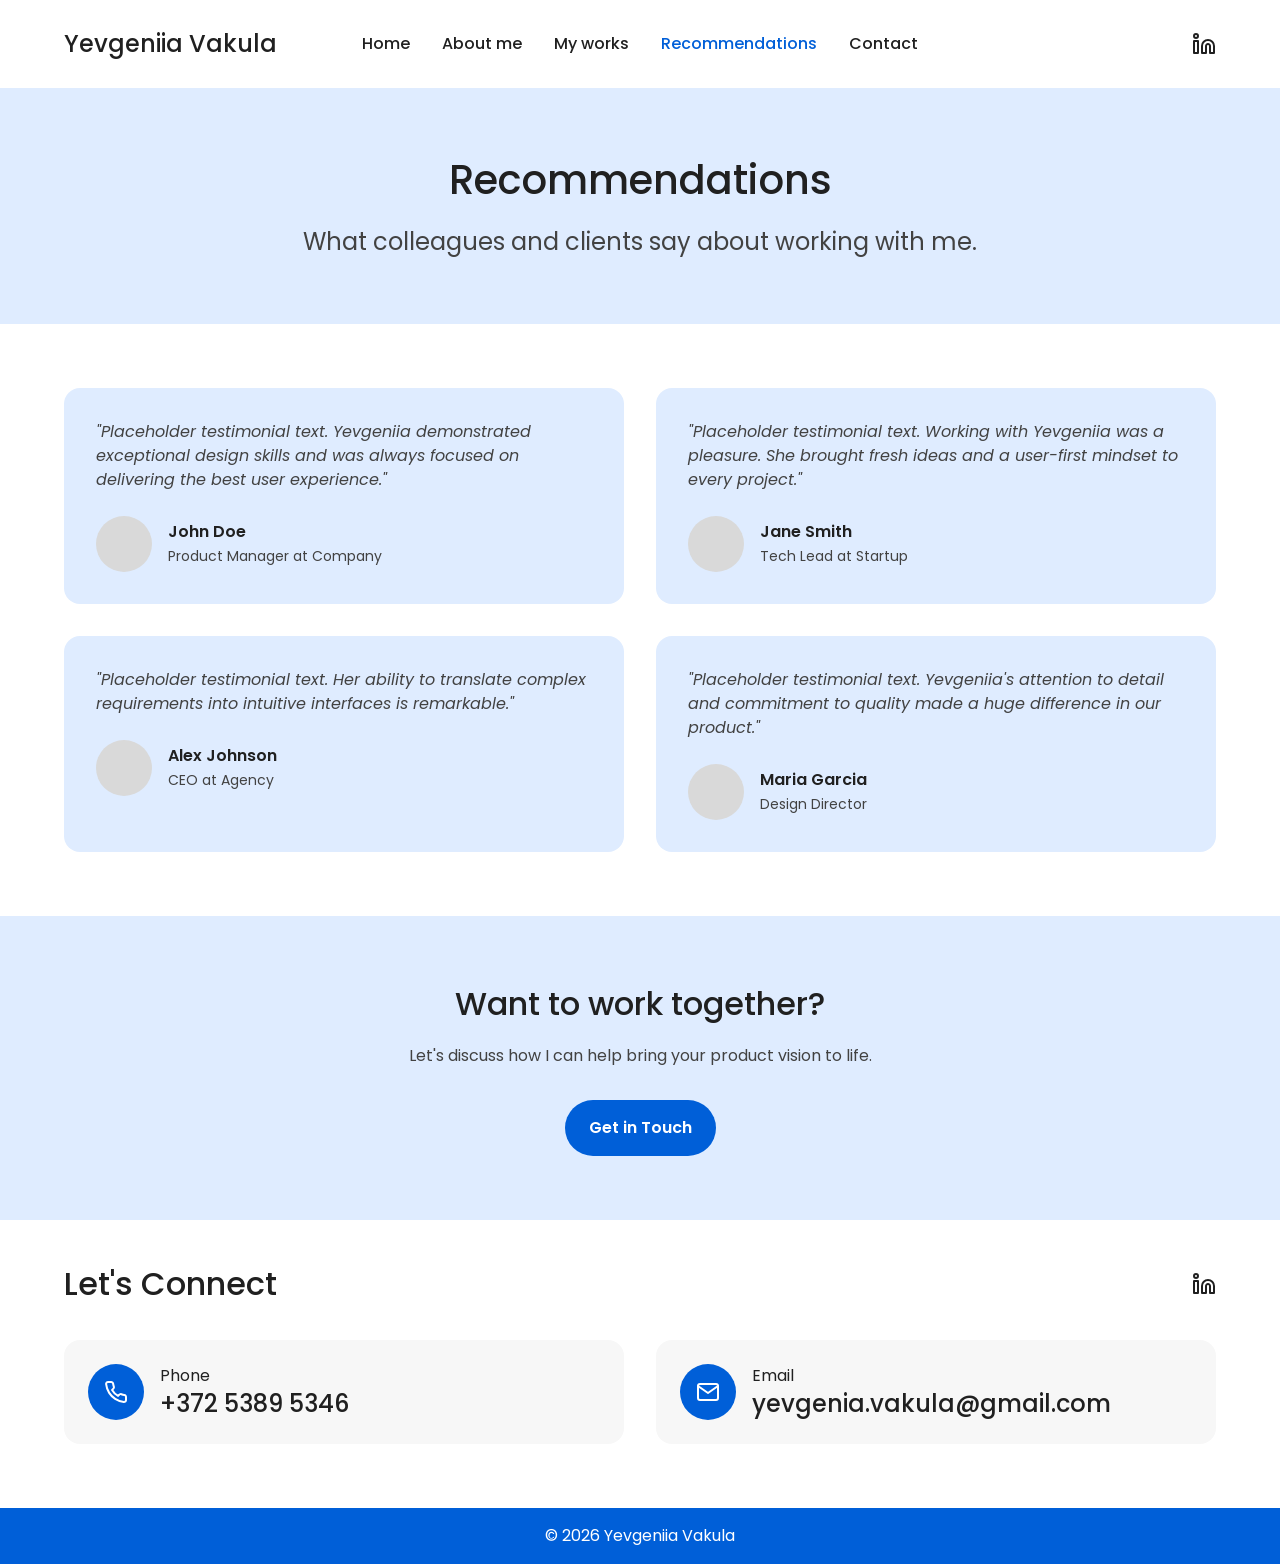
<file: recommendations.html>
<!DOCTYPE html>
<html lang="en">
<head>
  <meta charset="UTF-8">
  <meta name="viewport" content="width=device-width, initial-scale=1.0">
  <title>Recommendations — Yevgeniia Vakula</title>
  <link rel="preconnect" href="https://fonts.googleapis.com">
  <link rel="preconnect" href="https://fonts.gstatic.com" crossorigin>
  <link href="https://fonts.googleapis.com/css2?family=Poppins:wght@400;500;600&display=swap" rel="stylesheet">
  <link rel="stylesheet" href="styles.css">
</head>
<body>
  <!-- Header -->
  <header class="header">
    <div class="header__container">
      <a href="index.html" class="header__logo">Yevgeniia Vakula</a>
      <nav class="header__nav">
        <a href="index.html" class="header__link">Home</a>
        <a href="index.html#about" class="header__link">About me</a>
        <a href="index.html#works" class="header__link">My works</a>
        <a href="recommendations.html" class="header__link header__link--active">Recommendations</a>
        <a href="index.html#contact" class="header__link">Contact</a>
      </nav>
      <div class="header__actions">
        <a href="https://linkedin.com" target="_blank" rel="noopener" class="header__social" aria-label="LinkedIn">
          <svg width="24" height="24" viewBox="0 0 24 24" fill="none" xmlns="http://www.w3.org/2000/svg">
            <path d="M16 8C17.5913 8 19.1174 8.63214 20.2426 9.75736C21.3679 10.8826 22 12.4087 22 14V21H18V14C18 13.4696 17.7893 12.9609 17.4142 12.5858C17.0391 12.2107 16.5304 12 16 12C15.4696 12 14.9609 12.2107 14.5858 12.5858C14.2107 12.9609 14 13.4696 14 14V21H10V14C10 12.4087 10.6321 10.8826 11.7574 9.75736C12.8826 8.63214 14.4087 8 16 8Z" stroke="currentColor" stroke-width="2" stroke-linecap="round" stroke-linejoin="round"/>
            <path d="M6 9H2V21H6V9Z" stroke="currentColor" stroke-width="2" stroke-linecap="round" stroke-linejoin="round"/>
            <path d="M4 6C5.10457 6 6 5.10457 6 4C6 2.89543 5.10457 2 4 2C2.89543 2 2 2.89543 2 4C2 5.10457 2.89543 6 4 6Z" stroke="currentColor" stroke-width="2" stroke-linecap="round" stroke-linejoin="round"/>
          </svg>
        </a>
        <button class="header__burger" aria-label="Menu" aria-expanded="false">
          <span></span>
          <span></span>
          <span></span>
        </button>
      </div>
    </div>
  </header>

  <main class="recommendations">
    <!-- Hero -->
    <section class="recommendations__hero">
      <div class="recommendations__hero-container">
        <h1 class="title--page recommendations__title">Recommendations</h1>
        <p class="recommendations__subtitle">What colleagues and clients say about working with me.</p>
      </div>
    </section>

    <!-- Testimonials Grid -->
    <section class="recommendations__list">
      <div class="recommendations__container">
        <div class="testimonial">
          <blockquote class="testimonial__quote">
            "Placeholder testimonial text. Yevgeniia demonstrated exceptional design skills and was always focused on delivering the best user experience."
          </blockquote>
          <div class="testimonial__author">
            <div class="testimonial__avatar"></div>
            <div class="testimonial__info">
              <span class="testimonial__name">John Doe</span>
              <span class="testimonial__role">Product Manager at Company</span>
            </div>
          </div>
        </div>

        <div class="testimonial">
          <blockquote class="testimonial__quote">
            "Placeholder testimonial text. Working with Yevgeniia was a pleasure. She brought fresh ideas and a user-first mindset to every project."
          </blockquote>
          <div class="testimonial__author">
            <div class="testimonial__avatar"></div>
            <div class="testimonial__info">
              <span class="testimonial__name">Jane Smith</span>
              <span class="testimonial__role">Tech Lead at Startup</span>
            </div>
          </div>
        </div>

        <div class="testimonial">
          <blockquote class="testimonial__quote">
            "Placeholder testimonial text. Her ability to translate complex requirements into intuitive interfaces is remarkable."
          </blockquote>
          <div class="testimonial__author">
            <div class="testimonial__avatar"></div>
            <div class="testimonial__info">
              <span class="testimonial__name">Alex Johnson</span>
              <span class="testimonial__role">CEO at Agency</span>
            </div>
          </div>
        </div>

        <div class="testimonial">
          <blockquote class="testimonial__quote">
            "Placeholder testimonial text. Yevgeniia's attention to detail and commitment to quality made a huge difference in our product."
          </blockquote>
          <div class="testimonial__author">
            <div class="testimonial__avatar"></div>
            <div class="testimonial__info">
              <span class="testimonial__name">Maria Garcia</span>
              <span class="testimonial__role">Design Director</span>
            </div>
          </div>
        </div>
      </div>
    </section>

    <!-- CTA Section -->
    <section class="recommendations__cta">
      <div class="recommendations__cta-container">
        <h2 class="title--section recommendations__cta-title">Want to work together?</h2>
        <p class="recommendations__cta-text">Let's discuss how I can help bring your product vision to life.</p>
        <a href="index.html#contact" class="btn btn--primary">Get in Touch</a>
      </div>
    </section>
  </main>

  <!-- Contact / Footer -->
  <footer class="footer" id="contact">
    <!-- Let's Connect Section -->
    <div class="footer__connect">
      <div class="footer__connect-header">
        <h2 class="title--section footer__title">Let's Connect</h2>
        <a href="https://linkedin.com" target="_blank" rel="noopener" class="footer__social" aria-label="LinkedIn">
          <svg width="24" height="24" viewBox="0 0 24 24" fill="none" xmlns="http://www.w3.org/2000/svg">
            <path d="M16 8C17.5913 8 19.1174 8.63214 20.2426 9.75736C21.3679 10.8826 22 12.4087 22 14V21H18V14C18 13.4696 17.7893 12.9609 17.4142 12.5858C17.0391 12.2107 16.5304 12 16 12C15.4696 12 14.9609 12.2107 14.5858 12.5858C14.2107 12.9609 14 13.4696 14 14V21H10V14C10 12.4087 10.6321 10.8826 11.7574 9.75736C12.8826 8.63214 14.4087 8 16 8Z" stroke="currentColor" stroke-width="2" stroke-linecap="round" stroke-linejoin="round"/>
            <path d="M6 9H2V21H6V9Z" stroke="currentColor" stroke-width="2" stroke-linecap="round" stroke-linejoin="round"/>
            <path d="M4 6C5.10457 6 6 5.10457 6 4C6 2.89543 5.10457 2 4 2C2.89543 2 2 2.89543 2 4C2 5.10457 2.89543 6 4 6Z" stroke="currentColor" stroke-width="2" stroke-linecap="round" stroke-linejoin="round"/>
          </svg>
        </a>
      </div>
      <div class="footer__cards">
        <div class="footer__card">
          <div class="footer__card-icon">
            <svg width="24" height="24" viewBox="0 0 24 24" fill="none" xmlns="http://www.w3.org/2000/svg">
              <path d="M22 16.92V19.92C22.0011 20.1985 21.9441 20.4742 21.8325 20.7293C21.7209 20.9845 21.5573 21.2136 21.3521 21.4019C21.1469 21.5901 20.9046 21.7335 20.6408 21.8227C20.3769 21.9119 20.0974 21.9451 19.82 21.92C16.7428 21.5856 13.787 20.5341 11.19 18.85C8.77383 17.3147 6.72533 15.2662 5.19 12.85C3.49998 10.2412 2.44824 7.271 2.12 4.18C2.09501 3.90347 2.12788 3.62476 2.21651 3.36162C2.30513 3.09849 2.44757 2.85669 2.63477 2.65162C2.82196 2.44655 3.04981 2.28271 3.30379 2.17052C3.55778 2.05833 3.83234 2.00026 4.11 2H7.11C7.59531 1.99522 8.06579 2.16708 8.43376 2.48353C8.80173 2.79999 9.04208 3.23945 9.11 3.72C9.23662 4.68007 9.47145 5.62273 9.81 6.53C9.94455 6.88792 9.97366 7.27691 9.89391 7.65088C9.81415 8.02485 9.62886 8.36811 9.36 8.64L8.09 9.91C9.51356 12.4135 11.5865 14.4864 14.09 15.91L15.36 14.64C15.6319 14.3711 15.9752 14.1858 16.3491 14.1061C16.7231 14.0263 17.1121 14.0555 17.47 14.19C18.3773 14.5286 19.3199 14.7634 20.28 14.89C20.7658 14.9585 21.2094 15.2032 21.5265 15.5775C21.8437 15.9518 22.0122 16.4296 22 16.92Z" stroke="currentColor" stroke-width="2" stroke-linecap="round" stroke-linejoin="round"/>
            </svg>
          </div>
          <div class="footer__card-content">
            <span class="footer__card-label">Phone</span>
            <a href="tel:+37253895346" class="footer__card-value">+372 5389 5346</a>
          </div>
        </div>
        <div class="footer__card">
          <div class="footer__card-icon">
            <svg width="24" height="24" viewBox="0 0 24 24" fill="none" xmlns="http://www.w3.org/2000/svg">
              <path d="M4 4H20C21.1 4 22 4.9 22 6V18C22 19.1 21.1 20 20 20H4C2.9 20 2 19.1 2 18V6C2 4.9 2.9 4 4 4Z" stroke="currentColor" stroke-width="2" stroke-linecap="round" stroke-linejoin="round"/>
              <path d="M22 6L12 13L2 6" stroke="currentColor" stroke-width="2" stroke-linecap="round" stroke-linejoin="round"/>
            </svg>
          </div>
          <div class="footer__card-content">
            <span class="footer__card-label">Email</span>
            <a href="mailto:yevgenia.vakula@gmail.com" class="footer__card-value">yevgenia.vakula@gmail.com</a>
          </div>
        </div>
      </div>
    </div>
    <!-- Copyright -->
    <div class="footer__copyright">
      <p>&copy; 2026 Yevgeniia Vakula</p>
    </div>
  </footer>

  <script src="script.js"></script>
</body>
</html>
</file>
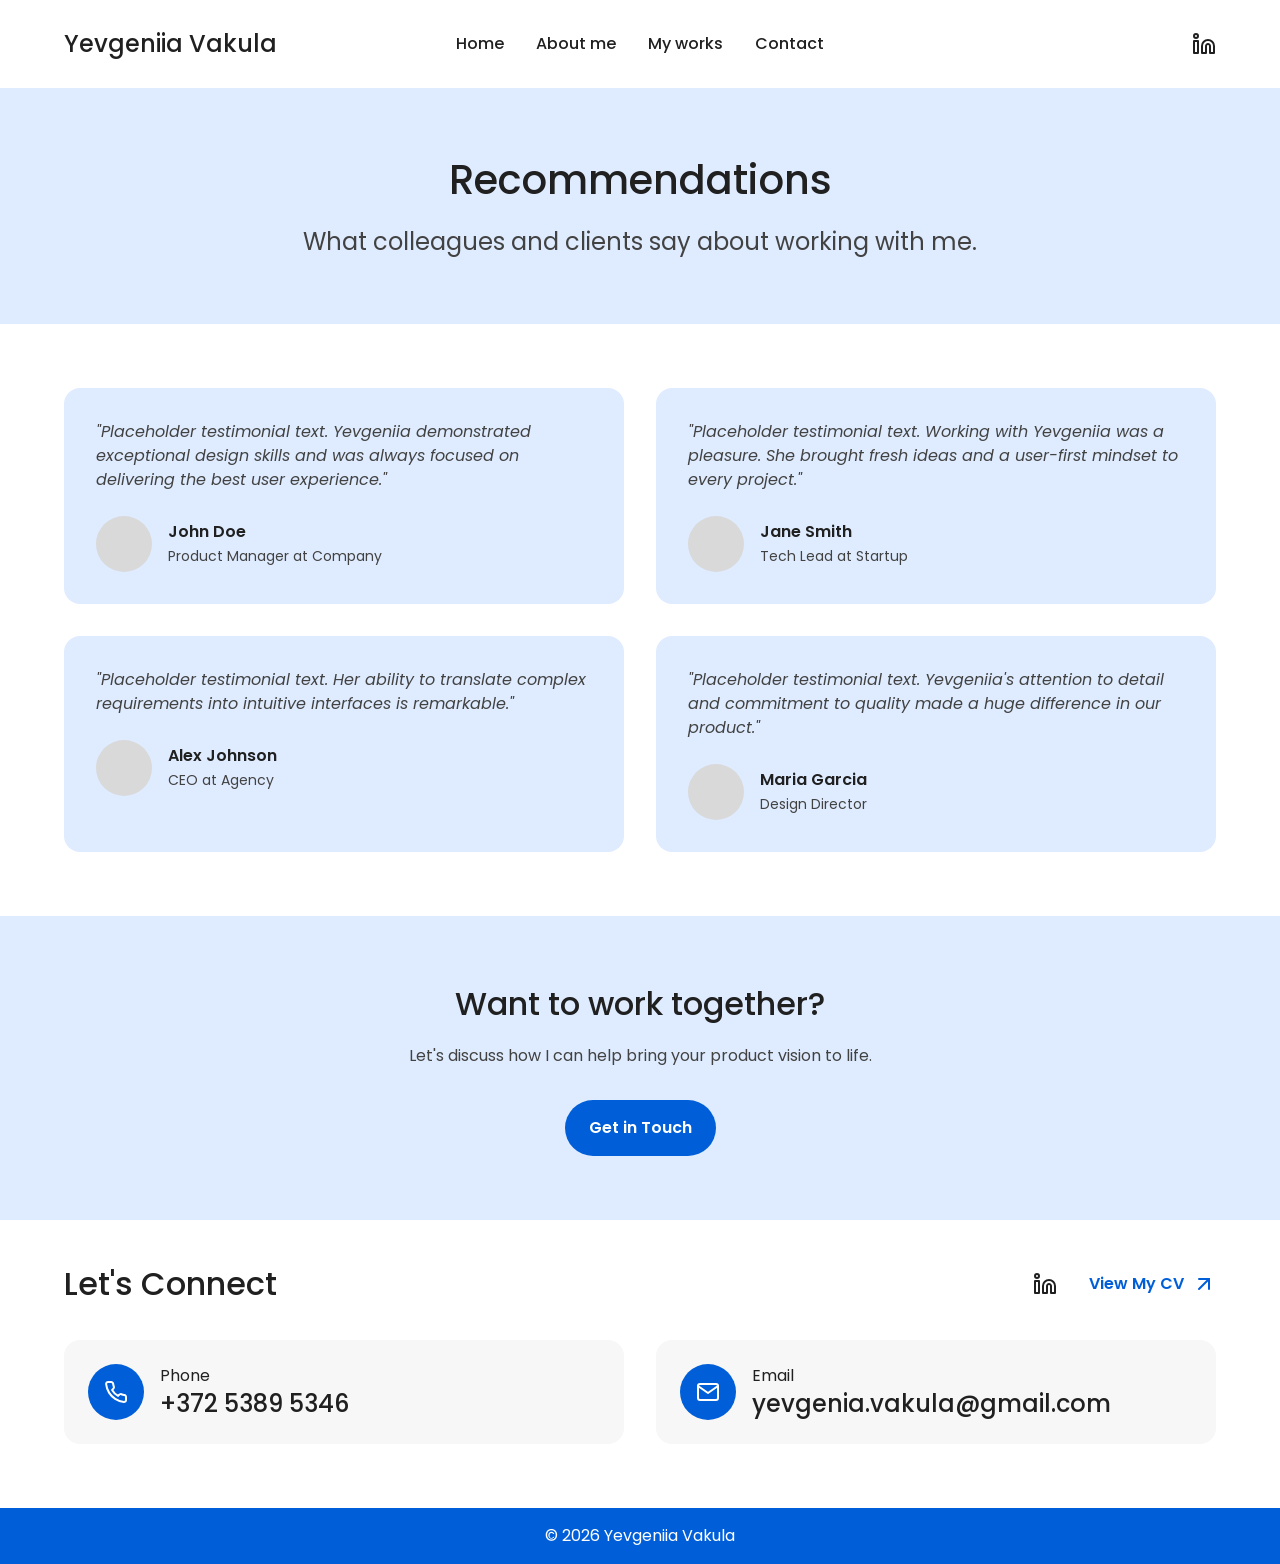
<file: public/recommendations.html>
<!DOCTYPE html>
<html lang="en">
<head>
  <meta charset="UTF-8">
  <meta name="viewport" content="width=device-width, initial-scale=1.0">
  <title>Recommendations — Yevgeniia Vakula</title>
  <link rel="icon" type="image/svg+xml" href="assets/favicon.svg">
  <link rel="preconnect" href="https://fonts.googleapis.com">
  <link rel="preconnect" href="https://fonts.gstatic.com" crossorigin>
  <link href="https://fonts.googleapis.com/css2?family=Poppins:wght@400;500;600&display=swap" rel="stylesheet">
  <link rel="stylesheet" href="styles.css">
</head>
<body>
  <!-- Header -->
  <header class="header">
    <div class="header__container">
      <a href="index.html" class="header__logo">Yevgeniia Vakula</a>
      <nav class="header__nav">
        <a href="index.html" class="header__link">Home</a>
        <a href="index.html#about" class="header__link">About me</a>
        <a href="index.html#works" class="header__link">My works</a>
        <!-- <a href="recommendations.html" class="header__link header__link--active">Recommendations</a> -->
        <a href="index.html#contact" class="header__link">Contact</a>
      </nav>
      <div class="header__actions">
        <a href="https://www.linkedin.com/in/yevgeniia-vakula-842a77b6/" target="_blank" rel="noopener" class="header__social" aria-label="LinkedIn">
          <svg width="24" height="24" viewBox="0 0 24 24" fill="none" xmlns="http://www.w3.org/2000/svg">
            <path d="M16 8C17.5913 8 19.1174 8.63214 20.2426 9.75736C21.3679 10.8826 22 12.4087 22 14V21H18V14C18 13.4696 17.7893 12.9609 17.4142 12.5858C17.0391 12.2107 16.5304 12 16 12C15.4696 12 14.9609 12.2107 14.5858 12.5858C14.2107 12.9609 14 13.4696 14 14V21H10V14C10 12.4087 10.6321 10.8826 11.7574 9.75736C12.8826 8.63214 14.4087 8 16 8Z" stroke="currentColor" stroke-width="2" stroke-linecap="round" stroke-linejoin="round"/>
            <path d="M6 9H2V21H6V9Z" stroke="currentColor" stroke-width="2" stroke-linecap="round" stroke-linejoin="round"/>
            <path d="M4 6C5.10457 6 6 5.10457 6 4C6 2.89543 5.10457 2 4 2C2.89543 2 2 2.89543 2 4C2 5.10457 2.89543 6 4 6Z" stroke="currentColor" stroke-width="2" stroke-linecap="round" stroke-linejoin="round"/>
          </svg>
        </a>
        <button class="header__burger" aria-label="Menu" aria-expanded="false">
          <span></span>
          <span></span>
          <span></span>
        </button>
      </div>
    </div>
  </header>

  <main class="recommendations">
    <!-- Hero -->
    <section class="recommendations__hero">
      <div class="recommendations__hero-container">
        <h1 class="title--page recommendations__title">Recommendations</h1>
        <p class="recommendations__subtitle">What colleagues and clients say about working with me.</p>
      </div>
    </section>

    <!-- Testimonials Grid -->
    <section class="recommendations__list">
      <div class="recommendations__container">
        <div class="testimonial">
          <blockquote class="testimonial__quote">
            "Placeholder testimonial text. Yevgeniia demonstrated exceptional design skills and was always focused on delivering the best user experience."
          </blockquote>
          <div class="testimonial__author">
            <div class="testimonial__avatar"></div>
            <div class="testimonial__info">
              <span class="testimonial__name">John Doe</span>
              <span class="testimonial__role">Product Manager at Company</span>
            </div>
          </div>
        </div>

        <div class="testimonial">
          <blockquote class="testimonial__quote">
            "Placeholder testimonial text. Working with Yevgeniia was a pleasure. She brought fresh ideas and a user-first mindset to every project."
          </blockquote>
          <div class="testimonial__author">
            <div class="testimonial__avatar"></div>
            <div class="testimonial__info">
              <span class="testimonial__name">Jane Smith</span>
              <span class="testimonial__role">Tech Lead at Startup</span>
            </div>
          </div>
        </div>

        <div class="testimonial">
          <blockquote class="testimonial__quote">
            "Placeholder testimonial text. Her ability to translate complex requirements into intuitive interfaces is remarkable."
          </blockquote>
          <div class="testimonial__author">
            <div class="testimonial__avatar"></div>
            <div class="testimonial__info">
              <span class="testimonial__name">Alex Johnson</span>
              <span class="testimonial__role">CEO at Agency</span>
            </div>
          </div>
        </div>

        <div class="testimonial">
          <blockquote class="testimonial__quote">
            "Placeholder testimonial text. Yevgeniia's attention to detail and commitment to quality made a huge difference in our product."
          </blockquote>
          <div class="testimonial__author">
            <div class="testimonial__avatar"></div>
            <div class="testimonial__info">
              <span class="testimonial__name">Maria Garcia</span>
              <span class="testimonial__role">Design Director</span>
            </div>
          </div>
        </div>
      </div>
    </section>

    <!-- CTA Section -->
    <section class="recommendations__cta">
      <div class="recommendations__cta-container">
        <h2 class="title--section recommendations__cta-title">Want to work together?</h2>
        <p class="recommendations__cta-text">Let's discuss how I can help bring your product vision to life.</p>
        <a href="index.html#contact" class="btn btn--primary">Get in Touch</a>
      </div>
    </section>
  </main>

  <!-- Contact / Footer -->
  <footer class="footer" id="contact">
    <!-- Let's Connect Section -->
    <div class="footer__connect">
      <div class="footer__connect-header">
        <h2 class="title--section footer__title">Let's Connect</h2>
        <div class="footer__connect-actions">
          <a href="https://www.linkedin.com/in/yevgeniia-vakula-842a77b6/" target="_blank" rel="noopener" class="footer__social" aria-label="LinkedIn">
            <svg width="24" height="24" viewBox="0 0 24 24" fill="none" xmlns="http://www.w3.org/2000/svg">
              <path d="M16 8C17.5913 8 19.1174 8.63214 20.2426 9.75736C21.3679 10.8826 22 12.4087 22 14V21H18V14C18 13.4696 17.7893 12.9609 17.4142 12.5858C17.0391 12.2107 16.5304 12 16 12C15.4696 12 14.9609 12.2107 14.5858 12.5858C14.2107 12.9609 14 13.4696 14 14V21H10V14C10 12.4087 10.6321 10.8826 11.7574 9.75736C12.8826 8.63214 14.4087 8 16 8Z" stroke="currentColor" stroke-width="2" stroke-linecap="round" stroke-linejoin="round"/>
              <path d="M6 9H2V21H6V9Z" stroke="currentColor" stroke-width="2" stroke-linecap="round" stroke-linejoin="round"/>
              <path d="M4 6C5.10457 6 6 5.10457 6 4C6 2.89543 5.10457 2 4 2C2.89543 2 2 2.89543 2 4C2 5.10457 2.89543 6 4 6Z" stroke="currentColor" stroke-width="2" stroke-linecap="round" stroke-linejoin="round"/>
            </svg>
          </a>
          <a href="#" class="footer__cv-link">
            View My CV
            <svg width="24" height="24" viewBox="0 0 24 24" fill="none" xmlns="http://www.w3.org/2000/svg">
              <path d="M7 17L17 7" stroke="currentColor" stroke-width="2" stroke-linecap="round" stroke-linejoin="round"/>
              <path d="M7 7H17V17" stroke="currentColor" stroke-width="2" stroke-linecap="round" stroke-linejoin="round"/>
            </svg>
          </a>
        </div>
      </div>
      <div class="footer__cards">
        <div class="footer__card">
          <div class="footer__card-icon">
            <svg width="24" height="24" viewBox="0 0 24 24" fill="none" xmlns="http://www.w3.org/2000/svg">
              <path d="M22 16.92V19.92C22.0011 20.1985 21.9441 20.4742 21.8325 20.7293C21.7209 20.9845 21.5573 21.2136 21.3521 21.4019C21.1469 21.5901 20.9046 21.7335 20.6408 21.8227C20.3769 21.9119 20.0974 21.9451 19.82 21.92C16.7428 21.5856 13.787 20.5341 11.19 18.85C8.77383 17.3147 6.72533 15.2662 5.19 12.85C3.49998 10.2412 2.44824 7.271 2.12 4.18C2.09501 3.90347 2.12788 3.62476 2.21651 3.36162C2.30513 3.09849 2.44757 2.85669 2.63477 2.65162C2.82196 2.44655 3.04981 2.28271 3.30379 2.17052C3.55778 2.05833 3.83234 2.00026 4.11 2H7.11C7.59531 1.99522 8.06579 2.16708 8.43376 2.48353C8.80173 2.79999 9.04208 3.23945 9.11 3.72C9.23662 4.68007 9.47145 5.62273 9.81 6.53C9.94455 6.88792 9.97366 7.27691 9.89391 7.65088C9.81415 8.02485 9.62886 8.36811 9.36 8.64L8.09 9.91C9.51356 12.4135 11.5865 14.4864 14.09 15.91L15.36 14.64C15.6319 14.3711 15.9752 14.1858 16.3491 14.1061C16.7231 14.0263 17.1121 14.0555 17.47 14.19C18.3773 14.5286 19.3199 14.7634 20.28 14.89C20.7658 14.9585 21.2094 15.2032 21.5265 15.5775C21.8437 15.9518 22.0122 16.4296 22 16.92Z" stroke="currentColor" stroke-width="2" stroke-linecap="round" stroke-linejoin="round"/>
            </svg>
          </div>
          <div class="footer__card-content">
            <span class="footer__card-label">Phone</span>
            <a href="tel:+37253895346" class="footer__card-value">+372 5389 5346</a>
          </div>
        </div>
        <div class="footer__card">
          <div class="footer__card-icon">
            <svg width="24" height="24" viewBox="0 0 24 24" fill="none" xmlns="http://www.w3.org/2000/svg">
              <path d="M4 4H20C21.1 4 22 4.9 22 6V18C22 19.1 21.1 20 20 20H4C2.9 20 2 19.1 2 18V6C2 4.9 2.9 4 4 4Z" stroke="currentColor" stroke-width="2" stroke-linecap="round" stroke-linejoin="round"/>
              <path d="M22 6L12 13L2 6" stroke="currentColor" stroke-width="2" stroke-linecap="round" stroke-linejoin="round"/>
            </svg>
          </div>
          <div class="footer__card-content">
            <span class="footer__card-label">Email</span>
            <a href="mailto:yevgenia.vakula@gmail.com" class="footer__card-value">yevgenia.vakula@gmail.com</a>
          </div>
        </div>
      </div>
    </div>
    <!-- Copyright -->
    <div class="footer__copyright">
      <p>&copy; 2026 Yevgeniia Vakula</p>
    </div>
  </footer>

  <script src="script.js"></script>
</body>
</html>
</file>
<file: styles.css>
/* ============================================
   Design Tokens & CSS Variables
   ============================================ */
:root {
  /* Colors */
  --color-primary: #003662;
  --color-primary-light: #dfecff;
  --color-text-dark: #202020;
  --color-text-body: #424242;
  --color-white: #ffffff;
  --color-gray: #d9d9d9;

  /* Typography */
  --font-family: 'Poppins', -apple-system, BlinkMacSystemFont, 'Segoe UI', Roboto, sans-serif;
  
  /* Font sizes - using clamp for fluid typography */
  --fs-h1: clamp(2rem, 5vw, 3rem);       /* 32px - 48px */
  --fs-h2: clamp(1.5rem, 3vw, 2rem);     /* 24px - 32px */
  --fs-h3: clamp(1.25rem, 2vw, 1.5rem);  /* 20px - 24px */
  --fs-body: clamp(0.938rem, 1.5vw, 1rem); /* 15px - 16px */
  --fs-small: 0.875rem;                   /* 14px */
  
  /* Line heights */
  --lh-tight: 1.33;
  --lh-normal: 1.5;
  --lh-loose: 2;

  /* Spacing */
  --space-xs: 0.5rem;   /* 8px */
  --space-sm: 1rem;     /* 16px */
  --space-md: 1.5rem;   /* 24px */
  --space-lg: 2rem;     /* 32px */
  --space-xl: 4rem;     /* 64px */
  
  /* Container */
  --container-max: 1440px;
  --container-padding: clamp(1.25rem, 5vw, 6.25rem); /* 20px - 100px */

  /* Border radius */
  --radius-sm: 8px;
  --radius-md: 16px;
  --radius-full: 999px;

  /* Transitions */
  --transition-fast: 150ms ease;
  --transition-normal: 300ms ease;
}

/* ============================================
   Reset & Base Styles
   ============================================ */
*, *::before, *::after {
  box-sizing: border-box;
  margin: 0;
  padding: 0;
}

html {
  scroll-behavior: smooth;
  -webkit-text-size-adjust: 100%;
}

body {
  font-family: var(--font-family);
  font-size: var(--fs-body);
  font-weight: 400;
  line-height: var(--lh-normal);
  color: var(--color-text-body);
  background-color: var(--color-white);
  -webkit-font-smoothing: antialiased;
  -moz-osx-font-smoothing: grayscale;
}

img {
  max-width: 100%;
  height: auto;
  display: block;
}

a {
  color: inherit;
  text-decoration: none;
  transition: color var(--transition-fast);
}

button {
  font: inherit;
  cursor: pointer;
  border: none;
  background: none;
}

ul, ol {
  list-style: none;
}

h1, h2, h3, h4, h5, h6 {
  font-weight: 500;
  color: var(--color-text-dark);
  line-height: var(--lh-tight);
}

p {
  margin-bottom: var(--space-sm);
}

p:last-child {
  margin-bottom: 0;
}

strong {
  font-weight: 600;
}

/* ============================================
   Utility Classes
   ============================================ */
.container {
  width: 100%;
  max-width: var(--container-max);
  margin: 0 auto;
  padding-left: var(--container-padding);
  padding-right: var(--container-padding);
}

.visually-hidden {
  position: absolute;
  width: 1px;
  height: 1px;
  padding: 0;
  margin: -1px;
  overflow: hidden;
  clip: rect(0, 0, 0, 0);
  white-space: nowrap;
  border: 0;
}

/* Title Utility Classes - clamp-based typography tiers */
.title--page {
  font-size: clamp(1.75rem, 4vw, 2.5rem); /* 28px - 40px */
  line-height: 1.4;
}

.title--section {
  font-size: clamp(1.5rem, 2.5vw, 2rem); /* 24px - 32px */
  line-height: 1.5;
}

.title--card {
  font-size: clamp(1.25rem, 2vw, 1.5rem); /* 20px - 24px */
  line-height: 1.33;
}

.title--meta {
  font-size: 1rem; /* 16px */
  font-weight: 500;
  line-height: 1.5; /* 24px */
}

/* ============================================
   Button Styles
   ============================================ */
.btn {
  display: inline-flex;
  align-items: center;
  justify-content: center;
  gap: var(--space-xs);
  padding: 16px 24px;
  font-size: 1rem;
  font-weight: 600;
  line-height: 1.5;
  border-radius: var(--radius-full);
  transition: background-color var(--transition-fast), transform var(--transition-fast);
}

.btn:hover {
  transform: translateY(-2px);
}

.btn:active {
  transform: translateY(0);
}

.btn--primary {
  background-color: #005fd8;
  color: var(--color-white);
}

.btn--primary:hover {
  background-color: #0052bd;
}

.btn--icon svg,
.btn--icon img {
  width: 24px;
  height: 24px;
  flex-shrink: 0;
  filter: brightness(0) invert(1);
}

/* ============================================
   Header
   ============================================ */
.header {
  position: relative;
  z-index: 100;
  background-color: var(--color-white);
  transition: box-shadow var(--transition-normal);
}

.header.is-scrolled {
  box-shadow: none;
}

.header__container {
  display: grid;
  grid-template-columns: 1fr auto 1fr;
  align-items: center;
  padding: var(--space-md) var(--container-padding);
  max-width: var(--container-max);
  margin: 0 auto;
}

.header__logo {
  font-size: var(--fs-h3);
  font-weight: 500;
  color: var(--color-text-dark);
}

.header__logo:hover {
  color: #005FD8;
}

.header__nav {
  display: flex;
  align-items: center;
  gap: var(--space-sm);
}

.header__link {
  font-size: var(--fs-body);
  font-weight: 500;
  color: var(--color-text-dark);
  padding: var(--space-xs) var(--space-xs);
}

.header__link:hover,
.header__link--active {
  color: #005FD8;
}

.header__social {
  color: var(--color-text-dark);
}

.header__social:hover {
  color: #005FD8;
}

.header__social svg {
  display: block;
}

.header__actions {
  display: flex;
  align-items: center;
  gap: var(--space-sm);
  justify-content: flex-end;
}

.header__burger {
  display: none;
  flex-direction: column;
  justify-content: space-between;
  width: 24px;
  height: 18px;
  padding: 0;
}

.header__burger span {
  display: block;
  width: 100%;
  height: 2px;
  background-color: var(--color-text-dark);
  transition: transform var(--transition-fast), opacity var(--transition-fast);
}

/* ============================================
   Hero Section
   ============================================ */
.hero {
  background-color: var(--color-white);
  padding: 32px var(--container-padding);
}

.hero__container {
  display: flex;
  flex-direction: column;
  align-items: center;
  gap: 24px;
  max-width: var(--container-max);
  margin: 0 auto;
}

.hero__sticker {
  display: flex;
  align-items: center;
  justify-content: center;
  background-color: #f7f7f7;
  border-radius: 14px;
  padding: 14px;
}

.hero__sticker img {
  width: 154px;
  height: auto;
  display: block;
}

.hero__content {
  max-width: 817px;
  text-align: center;
}

.hero__title {
  margin-bottom: var(--space-sm);
}

.hero__subtitle {
  font-size: clamp(1rem, 2vw, 1.5rem);
  line-height: 1.33;
  color: var(--color-text-body);
}

/* ============================================
   Services Section
   ============================================ */
.services {
  padding: 40px 0;
}

.services__container {
  max-width: var(--container-max);
  margin: 0 auto;
  padding: 0 var(--container-padding);
  display: flex;
  align-items: flex-start;
  gap: 24px;
}

.services__intro {
  width: 504px;
  flex-shrink: 0;
  display: flex;
  flex-direction: column;
  gap: 16px;
  position: sticky;
  top: 100px;
  align-self: flex-start;
}

.services__title {
  margin-bottom: 0;
}

.services__subtitle {
  font-size: 16px;
  line-height: 24px;
  color: var(--color-text-body);
}

.services__cards {
  display: flex;
  flex-direction: column;
  gap: 16px;
  flex: 1;
  min-width: 0;
}

.service-card {
  display: flex;
  gap: 24px;
  padding: 24px;
  background-color: #f7f7f7;
  border-radius: 16px;
}

.service-card__icon {
  width: 56px;
  height: 56px;
  flex-shrink: 0;
  border-radius: 999px;
  display: flex;
  align-items: center;
  justify-content: center;
}

.service-card__icon--purple {
  background-color: #f0d8f3;
}

.service-card__icon--yellow {
  background-color: #ffeebf;
}

.service-card__icon--blue {
  background-color: #dde2fa;
}

.service-card__icon--green {
  background-color: #daeed4;
}

.service-card__icon img {
  width: 24px;
  height: 24px;
}

.service-card__content {
  display: flex;
  flex-direction: column;
  gap: 8px;
  flex: 1;
  min-width: 0;
}

.service-card__title {
  /* Typography via .title--card */
}

.service-card__text {
  font-size: 16px;
  line-height: 24px;
  margin-bottom: 0;
}

/* ============================================
   About Section
   ============================================ */
.about {
  background-color: var(--color-white);
  padding: 40px 0;
}

.about__container {
  display: flex;
  flex-direction: column;
  align-items: center;
  gap: var(--space-md);
  max-width: var(--container-max);
  margin: 0 auto;
  padding: 0 var(--container-padding);
}

.about__title {
  text-align: center;
  margin: 0;
}

.about__grid {
  display: flex;
  gap: var(--space-md);
  width: 100%;
}

.about__right {
  display: flex;
  flex-direction: column;
  gap: var(--space-md);
  flex: 1;
  min-width: 0;
}

.about__top-row {
  display: flex;
  gap: var(--space-md);
}

.about__top-row .about-card {
  flex: 1;
  min-width: 0;
}

/* About Cards */
.about-card {
  background-color: #f7f7f7;
  border-radius: var(--radius-md);
  padding: var(--space-md);
  display: flex;
  flex-direction: column;
  gap: var(--space-md);
}

.about-card--intro {
  width: 397px;
  flex-shrink: 0;
}

.about-card--wide {
  flex-direction: row;
  align-items: center;
  gap: var(--space-md);
}

.about-card--wide .about-card__content {
  flex: 1;
  min-width: 0;
}

.about-card__lead {
  font-size: 24px;
  font-weight: 500;
  line-height: 32px;
  color: var(--color-text-dark);
  margin: 0;
}

.about-card__content {
  display: flex;
  flex-direction: column;
  gap: var(--space-xs);
}

.about-card__title {
  margin: 0;
}

.about-card__text {
  font-size: 16px;
  line-height: 24px;
  color: var(--color-text-body);
  margin: 0;
}

/* Icon circles */
.about-card__icon {
  width: 56px;
  height: 56px;
  border-radius: var(--radius-full);
  display: flex;
  align-items: center;
  justify-content: center;
  flex-shrink: 0;
}

.about-card__icon img {
  width: 24px;
  height: 24px;
}

.about-card__icon--blue {
  background-color: #005fd8;
}

.about-card__icon--yellow {
  background-color: rgba(255, 238, 191, 0.75);
}

.about-card__icon--purple {
  background-color: #f0d8f3;
}

/* Stickers */
.about-card__sticker {
  display: block;
}

.about-card__sticker--large {
  width: 238px;
  height: auto;
}

.about-card__sticker--small {
  width: 153px;
  height: auto;
  flex-shrink: 0;
}

/* About CTA button */
.about__cta {
  margin-top: var(--space-md);
}

/* ============================================
   Experience Section
   ============================================ */
.experience {
  background-color: var(--color-white);
  padding: 40px 0;
}

.experience__container {
  display: flex;
  gap: var(--space-md);
  max-width: var(--container-max);
  margin: 0 auto;
  padding: 0 var(--container-padding);
}

.experience__intro {
  width: 503px;
  flex-shrink: 0;
  position: sticky;
  top: 40px;
  align-self: flex-start;
}

.experience__title {
  margin-bottom: var(--space-sm);
}

.experience__text {
  margin-bottom: var(--space-sm);
}

.experience__intro .btn {
  margin-top: var(--space-lg);
}

.experience__link {
  display: inline-flex;
  align-items: center;
  gap: 8px;
  margin-top: var(--space-lg);
  font-size: 1rem;
  font-weight: 600;
  line-height: 1.5;
  color: #005fd8;
  border-radius: var(--radius-sm);
  transition: opacity var(--transition-fast);
}

.experience__link:hover {
  opacity: 0.8;
}

.experience__link img,
.experience__link svg {
  width: 24px;
  height: 24px;
  flex-shrink: 0;
}

/* Timeline */
.timeline {
  flex: 1;
}

.timeline__item {
  display: flex;
  gap: var(--space-md);
}

.timeline__date {
  width: 188px;
  flex-shrink: 0;
  font-size: var(--fs-body);
  font-weight: 600;
  text-transform: uppercase;
  letter-spacing: 0.02em;
  text-align: center;
  padding: 8px;
  border-radius: var(--radius-sm);
  background-color: var(--timeline-pill-bg, #daeed4);
  color: var(--timeline-pill-color, #385c2d);
  align-self: flex-start;
}

.timeline__marker {
  display: flex;
  flex-direction: column;
  align-items: center;
  gap: 10px;
  padding-top: 10px;
}

.timeline__dot {
  width: 17px;
  height: 17px;
  border-radius: 50%;
  background-color: var(--timeline-dot-color, #daeed4);
  flex-shrink: 0;
}

.timeline__line {
  width: 2px;
  flex: 1;
  background-color: #e3e3e3;
}

.timeline__content {
  flex: 1;
  padding-bottom: var(--space-md);
}

.timeline__role {
  margin-bottom: 4px;
}

.timeline__company {
  font-size: var(--fs-small);
  font-weight: 600;
  text-transform: uppercase;
  letter-spacing: 0.02em;
  color: var(--color-text-body);
  margin-bottom: var(--space-sm);
}

.timeline__desc {
  margin-bottom: var(--space-xs);
}

/* Timeline item color modifiers */
.timeline__item--green {
  --timeline-pill-bg: #daeed4;
  --timeline-pill-color: #385c2d;
  --timeline-dot-color: #daeed4;
}

.timeline__item--blue {
  --timeline-pill-bg: #dde2fa;
  --timeline-pill-color: #404c81;
  --timeline-dot-color: #dde2fa;
}

.timeline__item--yellow {
  --timeline-pill-bg: #ffeebf;
  --timeline-pill-color: #794800;
  --timeline-dot-color: #ffeebf;
}

.timeline__item--purple {
  --timeline-pill-bg: #f0d8f3;
  --timeline-pill-color: #5a2c61;
  --timeline-dot-color: #f0d8f3;
}

.timeline__item--orange {
  --timeline-pill-bg: #fddecf;
  --timeline-pill-color: #66321c;
  --timeline-dot-color: #fddecf;
}

/* ============================================
   Works Section
   ============================================ */
.works {
  padding: 40px 0;
}

.works__container {
  max-width: var(--container-max);
  margin: 0 auto;
  padding: 0 var(--container-padding);
  display: flex;
  flex-direction: column;
  align-items: center;
  gap: var(--space-lg);
}

.works__intro {
  display: flex;
  flex-direction: column;
  align-items: center;
  gap: var(--space-sm);
  text-align: center;
}

.works__title {
  text-align: center;
}

.works__subtitle {
  font-size: 1rem;
  line-height: 24px;
  color: var(--color-text-body);
  max-width: 608px;
  margin: 0;
}

.works__grid {
  display: grid;
  grid-template-columns: repeat(2, 1fr);
  gap: var(--space-md);
  width: 100%;
}

.work-card {
  display: flex;
  flex-direction: column;
  gap: var(--space-md);
  position: relative;
  cursor: pointer;
  transition: transform var(--transition-fast);
}

.work-card:hover {
  transform: translateY(-4px);
}

.work-card__image {
  width: 100%;
  aspect-ratio: 608 / 272;
  background-color: #f7f7f7;
  border-radius: var(--radius-md);
}

.work-card__content {
  display: flex;
  flex-direction: column;
  gap: var(--space-xs);
}

.work-card__title {
  /* Typography via .title--card */
}

.work-card__text {
  margin-bottom: 0;
}

.work-card__link {
  display: inline-flex;
  align-items: center;
  gap: var(--space-xs);
  font-weight: 600;
  line-height: 24px;
  color: #005fd8;
  margin-top: var(--space-xs);
}

.work-card__link::before {
  content: '';
  position: absolute;
  inset: 0;
  z-index: 1;
}

.work-card__link:hover {
  text-decoration: underline;
}

.work-card__link svg {
  width: 24px;
  height: 24px;
}

/* ============================================
   Process Section
   ============================================ */
.process {
  background-color: var(--color-white);
  padding: 40px 0;
}

.process__container {
  max-width: var(--container-max);
  margin: 0 auto;
  padding: 0 var(--container-padding);
  display: flex;
  flex-direction: column;
  align-items: center;
  gap: var(--space-lg);
}

.process__title {
  text-align: center;
  width: 100%;
}

.process__cards {
  display: grid;
  grid-template-columns: repeat(3, 1fr);
  gap: 24px;
  width: 100%;
}

.process-card {
  background-color: #f7f7f7;
  padding: 24px;
  border-radius: 16px;
  display: flex;
  flex-direction: column;
  gap: 24px;
}

.process-card__badge {
  width: 64px;
  height: 64px;
  border-radius: 50%;
  display: flex;
  align-items: center;
  justify-content: center;
  font-size: 24px;
  font-weight: 500;
  line-height: 24px;
  flex-shrink: 0;
}

/* Badge color variants */
.process-card__badge--1 {
  background-color: #daeed4;
  color: #385c2d;
}

.process-card__badge--2 {
  background-color: #dde2fa;
  color: #404c81;
}

.process-card__badge--3 {
  background-color: #ffeebf;
  color: #794800;
}

.process-card__badge--4 {
  background-color: #f0d8f3;
  color: #5a2c61;
}

.process-card__badge--5 {
  background-color: #fddecf;
  color: #66321c;
}

.process-card__badge--6 {
  background-color: #e0eaf5;
  color: #505a65;
}

.process-card__content {
  display: flex;
  flex-direction: column;
  gap: 8px;
}

.process-card__title {
  /* Typography via .title--card */
}

.process-card__text {
  font-size: 16px;
  line-height: 24px;
  color: var(--color-text-body);
  margin-bottom: 0;
}

/* Toggle button - hidden on desktop */
.process__toggle {
  display: none;
  font-size: 16px;
  font-weight: 600;
  line-height: 24px;
  color: #005fd8;
  background: none;
  border: none;
  cursor: pointer;
  padding: 0;
  transition: opacity var(--transition-fast);
}

.process__toggle:hover {
  opacity: 0.8;
}

.process__toggle-less {
  display: none;
}

.process__toggle[aria-expanded="true"] .process__toggle-more {
  display: none;
}

.process__toggle[aria-expanded="true"] .process__toggle-less {
  display: inline;
}

/* ============================================
   Footer
   ============================================ */
.footer {
  background-color: var(--color-white);
}

/* Let's Connect Section */
.footer__connect {
  display: flex;
  flex-direction: column;
  gap: 32px;
  max-width: var(--container-max);
  margin: 0 auto;
  padding: 40px var(--container-padding) 64px;
}

.footer__connect-header {
  display: flex;
  align-items: center;
  justify-content: space-between;
}

.footer__title {
  margin: 0;
}

.footer__social {
  color: var(--color-text-dark);
  display: flex;
  align-items: center;
  justify-content: center;
}

.footer__social:hover {
  color: #005fd8;
}

.footer__social svg {
  display: block;
}

/* Contact Cards Row */
.footer__cards {
  display: flex;
  gap: 32px;
}

.footer__card {
  flex: 1;
  display: flex;
  gap: 16px;
  align-items: flex-start;
  background-color: #f7f7f7;
  padding: 24px;
  border-radius: 16px;
}

.footer__card-icon {
  display: flex;
  align-items: center;
  justify-content: center;
  background-color: #005fd8;
  padding: 16px;
  border-radius: 999px;
  flex-shrink: 0;
}

.footer__card-icon svg {
  display: block;
  color: var(--color-white);
}

.footer__card-content {
  display: flex;
  flex-direction: column;
}

.footer__card-label {
  font-size: 16px;
  font-weight: 400;
  line-height: 24px;
  color: var(--color-text-dark);
}

.footer__card-value {
  font-size: 24px;
  font-weight: 500;
  line-height: 32px;
  color: var(--color-text-dark);
}

.footer__card-value:hover {
  color: #005fd8;
}

/* Copyright Bar */
.footer__copyright {
  background-color: #005fd8;
  padding: 16px var(--container-padding);
  text-align: center;
}

.footer__copyright p {
  font-size: 16px;
  font-weight: 400;
  line-height: 24px;
  color: var(--color-white);
  margin: 0;
}

/* ============================================
   Case Study Page - New Layout
   ============================================ */

/* Title for case page (40px/56px semibold) */
.title--case-page {
  font-size: clamp(1.75rem, 4vw, 2.5rem); /* 28px - 40px */
  font-weight: 600;
  line-height: 1.4;
  color: var(--color-text-dark);
}

/* Case Hero */
.case-hero {
  padding: 40px 0;
}

.case-hero__container {
  max-width: var(--container-max);
  margin: 0 auto;
  padding: 0 var(--container-padding);
  display: flex;
  flex-direction: column;
  gap: 64px;
}

.case-hero__info {
  display: flex;
  flex-direction: column;
  gap: 32px;
}

.case-hero__title {
  text-align: center;
  margin: 0;
}

/* Case Cover Image */
.case-hero__cover {
  width: 100%;
  background-color: #f7f7f7;
  border-radius: 16px;
  overflow: hidden;
}

.case-hero__cover-img {
  width: 100%;
  height: auto;
  display: block;
}

/* Hero Grid: Left column + Overview card */
.case-hero__grid {
  display: flex;
  gap: 24px;
  width: 100%;
}

.case-hero__left {
  flex: 1;
  display: flex;
  flex-direction: column;
  gap: 24px;
  min-width: 0;
}

/* Overview Card */
.case-card--overview {
  width: 397px;
  flex-shrink: 0;
  align-self: stretch;
}

.case-overview__items {
  display: flex;
  flex-direction: column;
  gap: 16px;
}

.case-overview__item {
  display: flex;
  flex-direction: column;
  gap: 4px;
}

.case-overview__label {
  font-size: 16px;
  font-weight: 600;
  line-height: 24px;
  text-transform: uppercase;
  letter-spacing: 0.02em;
  color: var(--color-text-body);
}

.case-overview__value {
  font-size: 16px;
  font-weight: 400;
  line-height: 24px;
  color: var(--color-text-dark);
  margin: 0;
}

.case-overview__value p {
  margin: 0;
}

/* Case Card Base */
.case-card {
  background-color: #f7f7f7;
  border-radius: 16px;
  padding: 24px;
  display: flex;
  flex-direction: column;
  gap: 8px;
}

/* Card Variations */
.case-card--gray {
  background-color: #f7f7f7;
}

.case-card--gray h2,
.case-card--gray h4 {
  margin: 0;
}

.case-card--gray p {
  margin: 0;
}

.case-card--orange {
  background-color: #fddecf;
}

.case-card--orange h2,
.case-card--orange h4,
.case-card__title--orange {
  color: #66321c;
  margin: 0;
}

.case-card--orange p {
  color: #66321c;
  margin: 0;
}

.case-card--green {
  background-color: #daeed4;
}

.case-card--green h2,
.case-card--green h4,
.case-card__title--green {
  color: #385c2d;
  margin: 0;
}

.case-card--green p {
  color: #385c2d;
  margin: 0;
}

/* Bullets list */
.case-list--bullets li::before {
  background-color: var(--color-text-body);
}

/* Case Sections */
.case-section {
  padding: 40px 0;
}

.case-section--compact {
  padding: 24px 0;
}

.case-section--research .case-image-frame {
  border: none;
}

.case-section--nav {
  padding-top: 40px;
  padding-bottom: 64px;
}

.case-section__container {
  max-width: var(--container-max);
  margin: 0 auto;
  padding: 0 var(--container-padding);
}

.case-section__header {
  display: flex;
  flex-direction: column;
  gap: 16px;
  margin-bottom: 32px;
}

.case-section__header--center {
  text-align: center;
  align-items: center;
}

.case-section__subtitle {
  font-size: 16px;
  line-height: 24px;
  color: var(--color-text-body);
  max-width: 606px;
  margin: 0;
}

.case-section__subtitle--wide {
  max-width: 780px;
}

/* Case Cards */
.case-cards-row {
  display: flex;
  gap: 24px;
}

.case-card--half {
  flex: 1;
  min-width: 0;
}

.case-card__header {
  display: flex;
  align-items: center;
  gap: 24px;
}

.case-card__icon {
  width: 56px;
  height: 56px;
  border-radius: 50%;
  display: flex;
  align-items: center;
  justify-content: center;
  flex-shrink: 0;
}

.case-card__icon--yellow {
  background-color: rgba(255, 238, 191, 0.75);
}

.case-card__icon--blue {
  background-color: #005fd8;
}

.case-card__icon--blue img {
  filter: brightness(0) invert(1);
}

.case-card__icon--purple {
  background-color: #f0d8f3;
}

.case-card__icon--green {
  background-color: #daeed4;
}

/* Case List (bullet points) */
.case-list {
  display: flex;
  flex-direction: column;
  gap: 16px;
  list-style: none;
  margin: 0;
  padding: 0;
}

.case-list li {
  display: flex;
  align-items: flex-start;
  gap: 8px;
  font-size: 16px;
  line-height: 24px;
  color: var(--color-text-body);
}

.case-list li::before {
  content: '';
  width: 8px;
  height: 8px;
  background-color: var(--color-text-body);
  border-radius: 50%;
  flex-shrink: 0;
  margin-top: 8px;
}

/* Green list styling (for My Solution cards) */
.case-list.case-list--green {
  list-style: disc;
  padding-left: 24px;
  gap: 8px;
}

.case-list.case-list--green li {
  display: list-item;
  list-style-type: disc;
  color: #385c2d;
}

.case-list.case-list--green li::marker {
  color: #385c2d;
}

.case-list.case-list--green li::before {
  display: none;
}

/* Case Approach Layout (My Approach section) */
.case-approach {
  display: flex;
  gap: 24px;
}

.case-approach__column {
  flex: 1;
  display: flex;
  flex-direction: column;
  gap: 24px;
}

.case-approach__header {
  display: flex;
  align-items: center;
  gap: 24px;
}

.case-approach__icon {
  width: 56px;
  height: 56px;
  border-radius: 50%;
  display: flex;
  align-items: center;
  justify-content: center;
  flex-shrink: 0;
}

.case-approach__icon--green {
  background-color: #daeed4;
}

.case-approach__icon--blue {
  background-color: #005fd8;
}

.case-approach__icon--blue img {
  filter: brightness(0) invert(1);
}

.case-approach__items {
  display: flex;
  flex-direction: column;
  gap: 8px;
}

.case-approach__item {
  background-color: #f7f7f7;
  padding: 16px;
  border-radius: 12px;
  font-size: 16px;
  line-height: 24px;
  color: var(--color-text-body);
}

/* Solution Block */
.case-solution-block {
  display: flex;
  flex-direction: column;
  gap: 56px;
  margin-bottom: 80px;
}

.case-solution-block:last-child {
  margin-bottom: 0;
}

/* Solution Intro (header + cards grouped) */
.case-solution__intro {
  display: flex;
  flex-direction: column;
  align-items: center;
  gap: 16px;
}

/* Solution Header (label + title) */
.case-solution__header {
  display: flex;
  flex-direction: column;
  align-items: center;
  gap: 16px;
}

.case-solution__label {
  display: inline-flex;
  padding: 8px;
  border-radius: 8px;
  background-color: #e0eaf5;
  font-size: 16px;
  font-weight: 600;
  line-height: 24px;
  text-transform: uppercase;
  letter-spacing: 0.02em;
  color: #505a65;
}

.case-solution__label--purple {
  background-color: #f0d8f3;
  color: #5a2c61;
}

.case-solution__title {
  text-align: center;
  margin: 0;
}

/* Solution Row (cards + images side by side) */
.case-solution-row {
  display: flex;
  gap: 24px;
  margin-bottom: 32px;
}

.case-solution__cards {
  width: 396px;
  flex-shrink: 0;
  display: flex;
  flex-direction: column;
  gap: 24px;
}

.case-solution__images {
  flex: 1;
  display: flex;
  flex-direction: column;
  gap: 16px;
  min-width: 0;
}

/* Solution Section (title + image) */
.case-solution__section {
  display: flex;
  flex-direction: column;
  gap: 24px;
}

.case-solution__section h4 {
  margin: 0;
}

/* Image Frame */
.case-image-frame {
  border: 1px solid #e3e5e8;
  border-radius: 16px;
  overflow: hidden;
}

.case-image-frame__img {
  width: 100%;
  height: 100%;
  object-fit: cover;
  display: block;
}

.case-image-frame--full {
  width: 100%;
}

.case-image-frame--half {
  flex: 1;
  min-width: 0;
}

/* Image Caption */
.case-image-caption {
  font-size: 16px;
  line-height: 24px;
  color: var(--color-text-body);
  margin: 0;
}

/* Images Row (side by side) */
.case-images-row {
  display: flex;
  gap: 24px;
}

/* Modals Grid */
.case-modals-grid {
  display: flex;
  gap: 24px;
}

.case-modals-grid__left {
  width: 555px;
  flex-shrink: 0;
  display: flex;
  flex-direction: column;
  gap: 24px;
}

.case-modals-grid__right {
  flex: 1;
  min-width: 0;
}

/* Case Impact Items */
.case-impact-list {
  display: flex;
  flex-direction: column;
  gap: 16px;
}

.case-impact-item {
  display: flex;
  gap: 16px;
  align-items: flex-start;
}

.case-impact-item__icon {
  width: 40px;
  height: 40px;
  border-radius: 50%;
  display: flex;
  align-items: center;
  justify-content: center;
  flex-shrink: 0;
}

.case-impact-item__icon--purple {
  background-color: #f0d8f3;
}

.case-impact-item__icon--green {
  background-color: #daeed4;
}

.case-impact-item__icon--blue {
  background-color: #dde2fa;
}

.case-impact-item__icon--yellow {
  background-color: #ffeebf;
}

.case-impact-item__content {
  display: flex;
  flex-direction: column;
  gap: 4px;
  font-size: 16px;
  line-height: 24px;
}

.case-impact-item__content strong {
  color: var(--color-text-dark);
}

.case-impact-item__content span {
  color: var(--color-text-body);
}

/* Image Placeholders */
.case-image-placeholder {
  background-color: #f7f7f7;
  border-radius: 16px;
  flex: 1;
  min-height: 200px;
}

.case-image-placeholder--wide {
  width: 100%;
  height: 240px;
  flex: none;
}

.case-image-placeholder--large {
  width: 100%;
  height: 360px;
  flex: none;
  background-color: #f7f7f7;
  border-radius: 16px;
}

/* Flow Section */
.case-flow-section {
  display: flex;
  flex-direction: column;
  gap: 40px;
}

.case-flow-block {
  display: flex;
  flex-direction: column;
  gap: 16px;
}

.case-flow-block h4 {
  margin: 0;
}

.case-flow-header {
  display: flex;
  align-items: center;
  gap: 16px;
  flex-wrap: wrap;
}

.case-flow-hint {
  font-size: 1rem;
  line-height: 1.5;
  font-weight: 400;
  color: var(--color-text-body);
}

.case-flow-image {
  width: 100%;
  height: auto;
  border-radius: 8px;
}

/* Case Chips (Design System) */
.case-chips {
  display: flex;
  flex-wrap: wrap;
  gap: 16px;
  justify-content: center;
}

.case-chip {
  padding: 8px;
  border-radius: 8px;
  font-size: 16px;
  font-weight: 600;
  line-height: 24px;
  text-transform: uppercase;
  letter-spacing: 0.02em;
}

.case-chip--green {
  background-color: #daeed4;
  color: #385c2d;
}

.case-chip--blue {
  background-color: #dde2fa;
  color: #404c81;
}

.case-chip--yellow {
  background-color: #ffeebf;
  color: #794800;
}

.case-chip--purple {
  background-color: #f0d8f3;
  color: #5a2c61;
}

.case-chip--orange {
  background-color: #fddecf;
  color: #66321c;
}

.case-chip--gray {
  background-color: #e0eaf5;
  color: #505a65;
}

/* Case Challenges */
.case-challenges {
  display: flex;
  gap: 24px;
}

.case-challenge-card {
  flex: 1;
  background-color: #f7f7f7;
  border-radius: 16px;
  padding: 24px;
  display: flex;
  flex-direction: column;
  gap: 24px;
}

.case-challenge-card__badge {
  width: 64px;
  height: 64px;
  border-radius: 50%;
  display: flex;
  align-items: center;
  justify-content: center;
  font-size: 24px;
  font-weight: 500;
  line-height: 24px;
}

.case-challenge-card__badge--green {
  background-color: #daeed4;
  color: #385c2d;
}

.case-challenge-card__badge--blue {
  background-color: #dde2fa;
  color: #404c81;
}

.case-challenge-card__badge--yellow {
  background-color: #ffeebf;
  color: #794800;
}

.case-challenge-card__badge--purple {
  background-color: #f0d8f3;
  color: #5a2c61;
}

.case-challenge-card__content {
  display: flex;
  flex-direction: column;
  gap: 8px;
}

.case-challenge-card__content h4 {
  margin: 0;
}

.case-challenge-card__content p {
  margin: 0;
}

/* Why This Project Matters */
.case-why-matters {
  display: flex;
  gap: 24px;
}

.case-why-matters__intro {
  width: 503px;
  flex-shrink: 0;
  display: flex;
  flex-direction: column;
  gap: 16px;
}

.case-why-matters__intro h2 {
  margin: 0;
}

.case-why-matters__intro p {
  margin: 0;
}

.case-why-matters__competencies {
  flex: 1;
  display: flex;
  flex-direction: column;
  gap: 24px;
}

.case-why-matters__competencies h3 {
  margin: 0;
}

.case-competencies-list {
  display: flex;
  flex-direction: column;
  gap: 8px;
}

.case-competency-item {
  background-color: #f7f7f7;
  padding: 16px;
  border-radius: 16px;
  font-size: 16px;
  line-height: 24px;
  color: var(--color-text-body);
}

/* Two-column text layout */
.case-text-columns {
  display: flex;
  gap: 24px;
}

.case-text-columns > * {
  flex: 1;
  min-width: 0;
}

/* Case Navigation Cards */
.case-nav-cards {
  display: flex;
  gap: 32px;
}

.case-nav-card {
  flex: 1;
  display: flex;
  align-items: center;
  gap: 16px;
  background-color: #f7f7f7;
  padding: 24px;
  border-radius: 16px;
  transition: background-color var(--transition-fast);
}

.case-nav-card:hover {
  background-color: #ebebeb;
}

.case-nav-card--next {
  justify-content: flex-end;
}

.case-nav-card svg {
  flex-shrink: 0;
  color: var(--color-text-dark);
}

.case-nav-card__content {
  display: flex;
  flex-direction: column;
}

.case-nav-card__label {
  font-size: 16px;
  line-height: 24px;
  color: var(--color-text-dark);
}

.case-nav-card__title {
  font-size: 24px;
  font-weight: 500;
  line-height: 32px;
  color: var(--color-text-dark);
}

/* ============================================
   Recommendations Page
   ============================================ */
.recommendations__hero {
  background-color: var(--color-primary-light);
  padding: var(--space-xl) 0;
  text-align: center;
}

.recommendations__hero-container {
  max-width: var(--container-max);
  margin: 0 auto;
  padding: 0 var(--container-padding);
}

.recommendations__title {
  margin-bottom: var(--space-sm);
}

.recommendations__subtitle {
  font-size: clamp(1.125rem, 2vw, 1.5rem);
}

.recommendations__list {
  padding: var(--space-xl) 0;
}

.recommendations__container {
  max-width: var(--container-max);
  margin: 0 auto;
  padding: 0 var(--container-padding);
  display: grid;
  grid-template-columns: repeat(2, 1fr);
  gap: var(--space-lg);
}

.testimonial {
  background-color: var(--color-primary-light);
  padding: var(--space-lg);
  border-radius: var(--radius-md);
}

.testimonial__quote {
  font-size: var(--fs-body);
  font-style: italic;
  line-height: var(--lh-normal);
  margin-bottom: var(--space-md);
}

.testimonial__author {
  display: flex;
  align-items: center;
  gap: var(--space-sm);
}

.testimonial__avatar {
  width: 56px;
  height: 56px;
  border-radius: 50%;
  background-color: var(--color-gray);
  flex-shrink: 0;
}

.testimonial__name {
  display: block;
  font-weight: 600;
  color: var(--color-text-dark);
}

.testimonial__role {
  font-size: var(--fs-small);
  color: var(--color-text-body);
}

.recommendations__cta {
  background-color: var(--color-primary-light);
  padding: var(--space-xl) 0;
  text-align: center;
}

.recommendations__cta-container {
  max-width: var(--container-max);
  margin: 0 auto;
  padding: 0 var(--container-padding);
}

.recommendations__cta-title {
  margin-bottom: var(--space-sm);
}

.recommendations__cta-text {
  max-width: 600px;
  margin: 0 auto var(--space-lg);
}

/* ============================================
   How I Worked / Process Flow
   ============================================ */

/* Subsection title (24px/32px) */
.title--subsection {
  font-size: clamp(1.25rem, 2vw, 1.5rem);
  line-height: 1.33;
  font-weight: 500;
  color: var(--color-text-dark);
}

/* Process title centered */
.case-process__title {
  text-align: center;
  margin-bottom: 24px;
}

/* Wider subtitle for How I Worked */
.case-section__subtitle--wide {
  max-width: 816px;
}

/* Process flow wrapper */
.case-process-wrapper {
  position: relative;
  margin-bottom: 40px;
  /* Shrink to fit content and center */
  display: flex;
  flex-direction: column;
  width: fit-content;
  max-width: 100%;
  margin-left: auto;
  margin-right: auto;
}

/* Process flow row */
.case-process-flow {
  display: flex;
  align-items: center;
  gap: 8px;
}

/* Curved return arrow - aligned with chip centers */
.case-process-arrow-return {
  display: block;
  /* Offset by half chip width (75px) on each side to align with chip centers */
  width: calc(100% - 150px);
  max-width: 1100px;
  height: auto;
  margin: 8px auto 0;
}

/* Process chips */
.case-process-chip {
  width: 150px;
  padding: 8px;
  border-radius: 8px;
  font-size: 16px;
  font-weight: 600;
  line-height: 24px;
  text-transform: uppercase;
  letter-spacing: 0.02em;
  text-align: center;
  flex-shrink: 0;
}

.case-process-chip--green {
  background-color: #daeed4;
  color: #385c2d;
}

.case-process-chip--blue {
  background-color: #dde2fa;
  color: #404c81;
}

.case-process-chip--yellow {
  background-color: #ffeebf;
  color: #794800;
}

.case-process-chip--purple {
  background-color: #f0d8f3;
  color: #5a2c61;
}

.case-process-chip--orange {
  background-color: #fddecf;
  color: #66321c;
}

/* Process arrow */
.case-process-arrow {
  flex: 1;
  min-width: 60px;
  max-width: 108px;
  height: 15px;
}

/* ============================================
   Solutions Block Layout
   ============================================ */

/* Solution block container */
.case-solution-block {
  display: flex;
  flex-direction: column;
  gap: 56px;
  margin-bottom: 80px;
}

.case-solution-block:last-child {
  margin-bottom: 0;
}

/* Solution row (side by side) */
.case-solution-row {
  display: flex;
  gap: 24px;
  margin-bottom: 24px;
}

/* Narrow card for problem */
.case-card--narrow {
  width: 398px;
  flex-shrink: 0;
  align-self: flex-start;
}

/* Stack of cards (for solutions 2 & 3) */
.case-solution-cards-stack {
  width: 397px;
  flex-shrink: 0;
  display: flex;
  flex-direction: column;
  gap: 24px;
}

/* Solution card with header (My Solution) */
.case-solution-card {
  width: 397px;
  flex-shrink: 0;
  display: flex;
  flex-direction: column;
  gap: 24px;
}

.case-solution-card__header {
  display: flex;
  align-items: center;
  gap: 24px;
}

/* Comparison images container */
.case-comparison-images {
  flex: 1;
  display: flex;
  flex-direction: column;
  gap: 24px;
  min-width: 0;
}

/* Comparison frame with label */
.case-comparison-frame {
  position: relative;
  border: 1px solid #f7f7f7;
  border-radius: 16px;
  overflow: hidden;
  flex: 1;
  min-height: 200px;
}

.case-comparison-frame .case-image-placeholder {
  border-radius: 0;
  min-height: 100%;
}

/* Comparison labels */
.case-comparison-label {
  position: absolute;
  top: 8px;
  right: 8px;
  padding: 4px 8px;
  border-radius: 4px;
  font-size: 12px;
  font-weight: 600;
  line-height: 18px;
  text-transform: uppercase;
  letter-spacing: 0.02em;
  z-index: 1;
}

.case-comparison-label--reference {
  background-color: #f5dbdb;
  color: #7a3838;
}

.case-comparison-label--redesign {
  background-color: #daeed4;
  color: #385c2d;
}

/* Comparison images */
.case-comparison-image {
  width: 100%;
  height: 100%;
  object-fit: cover;
  border-radius: 16px;
}

/* Flow section */
.case-flow-section {
  display: flex;
  flex-direction: column;
  gap: 40px;
}

.case-flow-block {
  display: flex;
  flex-direction: column;
  gap: 16px;
}

/* Flow image placeholders */
.case-image-placeholder--flow {
  width: 100%;
  height: 60px;
  flex: none;
}

.case-image-placeholder--flow-tall {
  width: 100%;
  height: 180px;
  flex: none;
}

/* Flow images */
.case-flow-image {
  width: 100%;
  height: auto;
  border-radius: 8px;
}

/* Side by side images row */
.case-images-row {
  display: flex;
  gap: 24px;
}

/* Detail images */
.case-detail-image {
  flex: 1;
  min-width: 0;
  border-radius: 16px;
  border: 1px solid #f7f7f7;
  object-fit: cover;
}

.case-image-placeholder--half {
  flex: 1;
  min-height: 300px;
  aspect-ratio: 3196 / 2036;
}

/* ============================================
   Impact Metrics Grid
   ============================================ */

.case-impact-grid {
  background-color: #f7f7f7;
  border-radius: 16px;
  padding: 24px;
  text-align: center;
  display: flex;
  flex-direction: column;
  align-items: center;
  gap: 24px;
}

.case-impact-grid__title {
  margin: 0;
}

.case-impact-grid__items {
  display: flex;
  gap: 16px;
  width: 100%;
}

.case-impact-metric {
  flex: 1;
  display: flex;
  flex-direction: column;
  align-items: center;
  gap: 8px;
  text-align: center;
}

.case-impact-metric__value {
  font-size: 40px;
  font-weight: 600;
  line-height: 40px;
  color: #005fd8;
}

.case-impact-metric__content {
  display: flex;
  flex-direction: column;
  gap: 0;
  font-size: 16px;
  line-height: 24px;
}

.case-impact-metric__content strong {
  font-weight: 600;
  text-transform: uppercase;
  letter-spacing: 0.02em;
  color: var(--color-text-dark);
}

.case-impact-metric__content span {
  color: var(--color-text-body);
}

/* Impact grid modifiers */
.case-impact-grid--blue .case-impact-metric__content strong {
  color: #005fd8;
}

.case-impact-grid__also-included {
  margin: 0;
  font-size: 16px;
  line-height: 24px;
  color: var(--color-text-body);
  width: 100%;
}

.case-impact-grid__also-included strong {
  color: #005fd8;
  text-transform: uppercase;
  letter-spacing: 0.02em;
}

/* ============================================
   Section Header Spacing Modifiers
   ============================================ */

.case-section__header--gap-lg {
  margin-bottom: 64px;
}

.case-section__header--gap-md {
  margin-bottom: 40px;
}

/* ============================================
   Before/After Slider
   ============================================ */

.ba-slider {
  position: relative;
  overflow: hidden;
  border: 1px solid #f7f7f7;
  border-radius: 16px;
  user-select: none;
}

.ba-slider__before {
  display: block;
  width: 100%;
}

.ba-slider__before img {
  width: 100%;
  height: auto;
  display: block;
}

.ba-slider__after {
  position: absolute;
  top: 0;
  left: 0;
  width: 100%;
  height: 100%;
  clip-path: inset(0 0 0 var(--position, 50%));
  background-color: #fff;
}

.ba-slider__after img {
  width: 100%;
  height: auto;
  display: block;
}

.ba-slider__line {
  position: absolute;
  top: 0;
  bottom: 0;
  left: var(--position, 50%);
  width: 2px;
  background-color: #005fd8;
  transform: translateX(-50%);
  pointer-events: none;
  z-index: 2;
}

.ba-slider__handle {
  position: absolute;
  top: 50%;
  left: var(--position, 50%);
  transform: translate(-50%, -50%);
  width: 42px;
  height: 42px;
  border-radius: 50%;
  background-color: #005fd8;
  display: flex;
  align-items: center;
  justify-content: center;
  pointer-events: none;
  z-index: 3;
  box-shadow: 0 2px 8px rgba(0, 0, 0, 0.15);
}

.ba-slider__handle svg {
  flex-shrink: 0;
}

.ba-slider__range {
  position: absolute;
  top: 0;
  left: 0;
  width: 100%;
  height: 100%;
  opacity: 0;
  cursor: ew-resize;
  z-index: 4;
  margin: 0;
  padding: 0;
  -webkit-appearance: none;
  appearance: none;
}

.ba-slider__label {
  position: absolute;
  top: 15px;
  padding: 4px;
  border-radius: 4px;
  background-color: #005fd8;
  font-size: 12px;
  font-weight: 600;
  line-height: 18px;
  text-transform: uppercase;
  letter-spacing: 0.02em;
  color: #fff;
  z-index: 2;
  pointer-events: none;
}

.ba-slider__label--before {
  left: 15px;
}

.ba-slider__label--after {
  right: 15px;
}

/* ============================================
   Problem/Solution Cards
   ============================================ */

.case-ps-row {
  display: flex;
  gap: 24px;
  flex-wrap: wrap;
}

.case-ps-card {
  display: flex;
  align-items: flex-end;
  justify-content: space-between;
  gap: 24px;
  padding: 24px;
  background-color: #f7f7f7;
  border-radius: 16px;
}

.case-ps-card--problem {
  flex-direction: row;
  align-items: flex-end;
  flex: 1;
  min-width: 0;
}

.case-ps-card--insight {
  flex-direction: row;
  align-items: flex-end;
  flex: 1;
  min-width: 0;
  position: relative;
  padding-right: 340px;
}

.case-ps-card--solution {
  background-color: #f7f7f7;
  flex-direction: column;
  align-items: flex-start;
  flex: 1;
  min-width: 0;
}

.case-ps-card__body {
  flex: 1;
  min-width: 0;
  display: flex;
  flex-direction: column;
  gap: 8px;
  align-self: stretch;
}

.case-ps-card__body p {
  margin: 0;
  font-size: 16px;
  line-height: 24px;
  color: var(--color-text-body);
}

.case-ps-card__header {
  display: flex;
  align-items: center;
  gap: 24px;
}

.case-ps-card__header h4,
.case-ps-card__header p {
  margin: 0;
}

.case-ps-card__icon {
  width: 56px;
  height: 56px;
  border-radius: 50%;
  display: flex;
  align-items: center;
  justify-content: center;
  flex-shrink: 0;
}

.case-ps-card__icon--green {
  background-color: #daeed4;
}

.case-ps-card__icon--orange {
  background-color: #fddecf;
}

.case-ps-card__sticker-wrap {
  flex-shrink: 0;
}

.case-ps-card__sticker {
  object-fit: contain;
}

.case-ps-card__sticker--lg {
  width: 152px;
  height: 152px;
}

.case-ps-card__sticker--sm {
  width: 56px;
  height: 56px;
}

.case-ps-card--insight .case-ps-card__sticker-wrap {
  position: absolute;
  top: 24px;
  bottom: 24px;
  right: 24px;
  flex-shrink: unset;
}

.case-ps-card--insight .case-ps-card__sticker {
  height: 100%;
  width: auto;
  object-position: bottom right;
}

.case-ps-card--insight .case-ps-card__sticker--lg,
.case-ps-card--insight .case-ps-card__sticker--sm {
  width: auto;
  height: 100%;
}

.case-ps-list {
  margin: 0;
  padding-left: 20px;
  display: flex;
  flex-direction: column;
  gap: 8px;
  list-style-type: disc;
}

.case-ps-list li {
  font-size: 16px;
  line-height: 24px;
  color: var(--color-text-dark);
}

.case-ps-card--solution h4 {
  color: var(--color-text-dark);
  margin: 0;
}

/* ============================================
   Process Timeline
   ============================================ */

.case-process-timeline {
  display: flex;
  gap: 24px;
}

.case-process-timeline__intro {
  width: 503px;
  flex-shrink: 0;
  position: sticky;
  top: 40px;
  align-self: flex-start;
  display: flex;
  flex-direction: column;
  gap: 16px;
}

.case-process-timeline__intro h2 {
  margin: 0;
}

.case-process-timeline__intro p {
  margin: 0;
  font-size: 16px;
  line-height: 24px;
  color: var(--color-text-body);
}

.case-process-timeline__steps {
  display: flex;
  flex-direction: column;
  gap: 0;
}

.case-process-timeline .timeline__date {
  width: auto;
}

.case-process-timeline .timeline__content {
  display: flex;
  flex-direction: column;
  gap: 16px;
}

.case-process-timeline .timeline__content h3 {
  margin: 0;
}

.case-process-timeline .timeline__desc {
  margin-bottom: 0;
}

.case-step {
  display: grid;
  grid-template-columns: auto auto 1fr;
  grid-template-rows: auto 1fr;
  gap: 0 16px;
  align-items: start;
}

.case-step__badge {
  grid-row: 1;
  grid-column: 1;
  padding: 8px 16px;
  border-radius: 8px;
  font-size: 14px;
  font-weight: 600;
  text-transform: uppercase;
  letter-spacing: 0.02em;
  flex-shrink: 0;
}

.case-step__badge--green { background-color: #daeed4; color: #385c2d; }
.case-step__badge--blue { background-color: #dde2fa; color: #404c81; }
.case-step__badge--yellow { background-color: #ffeebf; color: #794800; }
.case-step__badge--purple { background-color: #f0d8f3; color: #5a2c61; }
.case-step__badge--orange { background-color: #fddecf; color: #66321c; }

.case-step__marker {
  grid-row: 1 / -1;
  grid-column: 2;
  display: flex;
  flex-direction: column;
  align-items: center;
  padding-top: 8px;
}

.case-step__dot {
  width: 12px;
  height: 12px;
  border-radius: 50%;
  flex-shrink: 0;
}

.case-step__dot--green { background-color: #385c2d; }
.case-step__dot--blue { background-color: #404c81; }
.case-step__dot--yellow { background-color: #794800; }
.case-step__dot--purple { background-color: #5a2c61; }
.case-step__dot--orange { background-color: #66321c; }

.case-step__line {
  display: block;
  width: 2px;
  flex: 1;
  min-height: 24px;
  background-color: #e3e5e8;
  margin-top: 8px;
}

.case-step__content {
  grid-row: 1 / -1;
  grid-column: 3;
  display: flex;
  flex-direction: column;
  gap: 16px;
  padding-bottom: 32px;
}

.case-step__content h3,
.case-step__content h4 {
  margin: 0;
}

.case-step__content p {
  margin: 0;
  font-size: 16px;
  line-height: 24px;
  color: var(--color-text-body);
}

.case-step__list {
  margin: 0;
  padding-left: 20px;
  font-size: 16px;
  line-height: 24px;
  color: var(--color-text-body);
  list-style-type: disc;
}

.case-step__insights {
  display: flex;
  flex-direction: column;
  gap: 8px;
}

.case-step__insights-label {
  font-size: 14px;
  font-weight: 600;
  line-height: 18px;
  letter-spacing: 0.02em;
  text-transform: uppercase;
  color: var(--color-text-body);
}

.case-step__insights p {
  margin: 0;
  font-size: 16px;
  line-height: 24px;
  color: var(--color-text-body);
}

/* ============================================
   Challenges Grid v2
   ============================================ */

.case-challenges-grid {
  display: grid;
  grid-template-columns: repeat(2, 1fr);
  gap: 24px;
}

.case-challenge-v2 {
  background-color: #f7f7f7;
  border-radius: 16px;
  padding: 24px;
  display: flex;
  flex-direction: column;
  gap: 16px;
}

.case-challenge-v2__header {
  display: flex;
  align-items: flex-start;
  gap: 24px;
}

.case-challenge-v2__badge {
  width: 56px;
  height: 56px;
  border-radius: 50%;
  display: flex;
  align-items: center;
  justify-content: center;
  font-size: 24px;
  font-weight: 600;
  line-height: 1;
  flex-shrink: 0;
}

.case-challenge-v2__badge--green { background-color: #daeed4; color: #385c2d; }
.case-challenge-v2__badge--blue { background-color: #dde2fa; color: #404c81; }
.case-challenge-v2__badge--yellow { background-color: #ffeebf; color: #794800; }
.case-challenge-v2__badge--purple { background-color: #f0d8f3; color: #5a2c61; }

.case-challenge-v2__header h4 {
  margin: 0;
  flex: 1;
}

.case-challenge-v2 p {
  margin: 0;
  font-size: 16px;
  line-height: 24px;
  color: var(--color-text-body);
}

/* ============================================
   Qualitative Results
   ============================================ */

.case-qualitative {
  display: flex;
  flex-direction: column;
  gap: 24px;
  margin-top: 40px;
}

.case-qualitative__title {
  margin: 0;
}

.case-qualitative__grid {
  display: grid;
  grid-template-columns: repeat(2, 1fr);
  gap: 24px;
}

.case-qualitative__item {
  background-color: #f7f7f7;
  padding: 16px;
  border-radius: 12px;
  font-size: 16px;
  line-height: 24px;
  color: var(--color-text-body);
}

/* ============================================
   Solution Section Header & Disclaimer
   ============================================ */

.case-solution__section-header {
  display: flex;
  flex-direction: column;
  gap: 8px;
  margin-bottom: 16px;
}

.case-solution__section-header h4 {
  margin: 0;
}

.case-solution__disclaimer {
  font-size: 14px;
  line-height: 20px;
  color: var(--color-text-body);
  font-style: italic;
  margin: 0;
}

.case-image-frame__label {
  font-size: 14px;
  font-weight: 600;
  line-height: 20px;
  color: var(--color-text-body);
  margin: 0;
}

/* ============================================
   Responsive Breakpoints
   ============================================ */

/* Tablet landscape and below (1200px) */
@media (max-width: 1200px) {
  .services__intro {
    width: 400px;
  }
  
  .experience__container {
    flex-direction: column;
  }
  
  .experience__intro {
    width: 100%;
    position: static;
  }
  
  .timeline__date {
    width: auto;
    min-width: 150px;
  }

  .case-process-timeline {
    flex-direction: column;
  }

  .case-process-timeline__intro {
    width: 100%;
    position: static;
  }

  .case-ps-card--insight {
    padding-right: 260px;
  }
}

/* Tablet portrait (992px) */
@media (max-width: 992px) {
  .hero__content {
    max-width: 100%;
  }
  
  .about__grid {
    flex-direction: column;
  }
  
  .about-card--intro {
    width: 100%;
  }
  
  .about__top-row {
    flex-direction: column;
  }
  
  .about-card--wide {
    flex-direction: column;
    align-items: flex-start;
  }
  
  .about-card--wide .about-card__sticker--small {
    display: none;
  }
  
  .about-card__sticker--large {
    width: 180px;
    align-self: center;
  }
  
  .services__container {
    flex-direction: column;
  }
  
  .services__intro {
    width: 100%;
    position: static;
    text-align: center;
  }
  
  .service-card {
    flex-direction: column;
    align-items: flex-start;
  }
  
  .works__grid {
    grid-template-columns: 1fr;
  }
  
  .works__subtitle br {
    display: none;
  }
  
  .case-ps-card--insight {
    padding-right: 200px;
  }

  .footer__cards {
    flex-direction: column;
  }

  .footer__card-value {
    font-size: 18px;
    line-height: 28px;
  }
  
  /* Case page tablet */
  .case-hero__grid {
    flex-direction: column;
  }
  
  .case-card--overview {
    width: 100%;
  }
  
  .case-callout__icon {
    width: 80px;
    height: 80px;
  }
  
  .case-callout__icon svg {
    width: 36px;
    height: 36px;
  }
  
  .case-solution {
    flex-direction: column;
  }
  
  .case-solution__cards {
    width: 100%;
  }
  
  .case-why-matters {
    flex-direction: column;
  }
  
  .case-why-matters__intro {
    width: 100%;
  }
  
  .case-challenges {
    flex-wrap: wrap;
  }
  
  .case-challenge-card {
    flex: 1 1 calc(50% - 12px);
    min-width: 280px;
  }
  
  .recommendations__container {
    grid-template-columns: 1fr;
  }
  
  /* New solution layout tablet */
  .case-solution-row {
    flex-direction: column;
  }
  
  .case-card--narrow,
  .case-solution-card,
  .case-solution-cards-stack,
  .case-solution__cards {
    width: 100%;
  }
  
  .case-images-row {
    flex-direction: column;
  }

  .case-image-placeholder--half {
    min-height: 200px;
  }
  
  .case-detail-image {
    width: 100%;
  }
  
  .case-impact-grid__items {
    flex-wrap: wrap;
  }
  
  .case-impact-metric {
    flex: 1 1 calc(50% - 8px);
    min-width: 140px;
  }
  
  /* Modals grid tablet */
  .case-modals-grid {
    flex-direction: column;
  }
  
  .case-modals-grid__left {
    width: 100%;
  }

  .case-challenges-grid {
    grid-template-columns: 1fr;
  }

  .case-qualitative__grid {
    grid-template-columns: 1fr;
  }

  .case-ps-row {
    flex-direction: column;
  }
}

/* Mobile landscape (768px) */
@media (max-width: 768px) {
  .header__container {
    display: flex;
    justify-content: space-between;
  }
  
  .header__nav {
    display: none;
    position: absolute;
    top: 100%;
    left: 0;
    right: 0;
    flex-direction: column;
    background-color: var(--color-white);
    padding: var(--space-md);
    box-shadow: 0 4px 12px rgba(0, 0, 0, 0.1);
  }
  
  .header__nav.is-open {
    display: flex;
  }
  
  .header__burger {
    display: flex;
  }
  
  .header__burger[aria-expanded="true"] span:nth-child(1) {
    transform: rotate(45deg) translate(5px, 5px);
  }
  
  .header__burger[aria-expanded="true"] span:nth-child(2) {
    opacity: 0;
  }
  
  .header__burger[aria-expanded="true"] span:nth-child(3) {
    transform: rotate(-45deg) translate(6px, -6px);
  }
  
  .service-card {
    flex-direction: column;
  }
  
  /* Footer mobile */
  .footer__connect {
    padding: 32px var(--container-padding) 48px;
  }
  
  .timeline__item {
    display: grid;
    grid-template-columns: auto 1fr;
    grid-template-rows: auto 1fr;
    gap: 0 var(--space-sm);
  }
  
  .timeline__marker {
    grid-row: 1 / -1;
    grid-column: 1;
    padding-top: 4px;
  }
  
  .timeline__date {
    grid-row: 1;
    grid-column: 2;
    width: auto;
    text-align: left;
    align-self: center;
    margin-bottom: var(--space-sm);
  }
  
  .timeline__content {
    grid-row: 2;
    grid-column: 2;
  }
  
  .timeline__line {
    width: 2px;
    height: auto;
    flex: 1;
  }
  
  /* Case page mobile */
  .case-hero__grid {
    flex-direction: column;
    gap: 16px;
  }
  
  .case-card--overview {
    width: 100%;
  }
  
  .case-callout {
    flex-direction: column;
    align-items: center;
    text-align: center;
  }
  
  .case-callout__icon {
    display: none;
  }
  
  .case-cards-row {
    flex-direction: column;
  }
  
  .case-text-columns {
    flex-direction: column;
  }
  
  .case-approach {
    flex-direction: column;
  }
  
  .case-approach__header {
    gap: 16px;
  }

  .case-card {
    padding: 16px;
    gap: 16px;
  }
  
  /* Solution blocks mobile */
  .case-solution-block {
    gap: 40px;
    margin-bottom: 40px;
  }
  
  .case-solution-row {
    margin-bottom: 24px;
  }
  
  .case-modals-grid__left {
    width: 100%;
  }
  
  /* Process flow mobile */
  .case-process-flow {
    flex-wrap: wrap;
    justify-content: center;
    gap: 8px;
  }
  
  .case-process-chip {
    padding: 6px 12px;
    font-size: 14px;
    line-height: 20px;
    width: auto;
  }
  
  .case-process-arrow {
    display: none;
  }
  
  .case-process-arrow-return {
    display: none;
  }
  
  .case-images-row {
    flex-direction: column;
  }
  
  .case-detail-image {
    width: 100%;
  }
  
  /* Impact metrics mobile */
  .case-impact-metric {
    flex: 1 1 100%;
  }
  
  .case-impact-metric__value {
    font-size: 32px;
    line-height: 32px;
  }
  
  .case-impact-metric__content {
    font-size: 14px;
    line-height: 20px;
  }
  
  /* Solution block mobile */
  .case-solution-block {
    gap: 40px;
    margin-bottom: 40px;
  }
  
  .case-comparison-frame {
    min-height: 150px;
  }
  
  .case-solution-card__header {
    gap: 16px;
  }
  
  .case-flow-section {
    gap: 24px;
  }
  
  .case-card__header {
    gap: 16px;
  }
  
  .case-challenges {
    flex-direction: column;
  }
  
  .case-challenge-card {
    flex: none;
    width: 100%;
    padding: 16px;
    gap: 16px;
  }
  
  .case-nav-cards {
    flex-direction: column;
    gap: 16px;
  }
  
  .case-nav-card {
    padding: 16px;
  }
  
  .case-nav-card__title {
    font-size: 18px;
    line-height: 26px;
  }

  .case-ps-card--problem {
    flex-direction: column;
    align-items: flex-start;
  }

  .case-ps-card__sticker-wrap {
    align-self: flex-end;
  }

  .case-ps-card__sticker {
    max-height: 60px;
    width: auto;
    height: auto;
  }

  .case-ps-card--insight {
    padding-right: 24px;
    position: static;
  }

  .case-ps-card--insight .case-ps-card__sticker-wrap {
    display: none;
  }

  .case-challenges-grid {
    grid-template-columns: 1fr;
  }

  .case-qualitative__grid {
    grid-template-columns: 1fr;
  }

  .case-step {
    grid-template-columns: auto 1fr;
  }

  .case-step__badge {
    grid-column: 1 / -1;
    justify-self: start;
    margin-bottom: 8px;
  }

  .case-step__marker {
    grid-column: 1;
    grid-row: 2;
  }

  .case-step__content {
    grid-column: 2;
    grid-row: 2;
  }

  .case-ps-card {
    padding: 16px;
  }

  .case-challenge-v2 {
    padding: 16px;
  }
  
  .case-image-placeholder--wide {
    height: 180px;
  }
  
  .case-image-placeholder--large {
    height: 240px;
  }
  
  /* Process section mobile */
  .process__cards {
    grid-template-columns: 1fr;
  }
  
  .process__cards.is-collapsed .process-card:nth-child(n+3) {
    display: none;
  }
  
  .process__toggle {
    display: inline-block;
  }
  
  /* Mobile card padding overrides (16px instead of 24px) */
  .service-card {
    padding: 16px;
    gap: 16px;
  }
  
  .about-card {
    padding: 16px;
    gap: 16px;
  }
  
  .process-card {
    padding: 16px;
    gap: 16px;
  }
  
  .footer__card {
    padding: 16px;
  }
  
  .testimonial {
    padding: 16px;
  }
  
  /* Mobile card container gap overrides (16px) */
  .about__right {
    gap: 16px;
  }
  
  .about__top-row {
    gap: 16px;
  }
  
  .works__grid {
    gap: 16px;
  }
  
  .process__cards {
    gap: 16px;
  }
  
  .footer__cards {
    gap: 16px;
  }
  
  .recommendations__container {
    gap: 16px;
  }
  
  /* Timeline date badge hug content */
  .timeline__date {
    justify-self: start;
  }
  
  /* Experience section mobile */
  .experience__container {
    gap: var(--space-lg);
  }
  
  .experience__link {
    margin-top: 0;
  }
}

/* ============================================
   Image Modal with Zoom
   ============================================ */
.image-modal {
  position: fixed;
  top: 0;
  left: 0;
  width: 100%;
  height: 100%;
  background-color: rgba(0, 0, 0, 0.9);
  z-index: 1000;
  display: flex;
  align-items: center;
  justify-content: center;
  opacity: 0;
  visibility: hidden;
  transition: opacity 0.3s ease, visibility 0.3s ease;
}

.image-modal.is-open {
  opacity: 1;
  visibility: visible;
}

.image-modal__close {
  position: absolute;
  top: 24px;
  right: 24px;
  background: none;
  border: none;
  color: white;
  font-size: 32px;
  cursor: pointer;
  padding: 8px;
  line-height: 1;
  z-index: 10;
  transition: opacity 0.2s ease;
}

.image-modal__close:hover {
  opacity: 0.7;
}

.image-modal__content {
  max-width: 90vw;
  max-height: 80vh;
  overflow: hidden;
  display: flex;
  align-items: center;
  justify-content: center;
  background-color: rgba(255, 255, 255, 0.02);
  border-radius: 8px;
}

.image-modal__img {
  max-width: 100%;
  max-height: 100%;
  width: auto;
  height: auto;
  object-fit: contain;
  transition: transform 0.2s ease;
  user-select: none;
  -webkit-user-drag: none;
}

.image-modal__img.is-zoomed {
  cursor: grab;
}

.image-modal__img.is-dragging {
  cursor: grabbing;
}

.image-modal__controls {
  position: absolute;
  bottom: 24px;
  left: 50%;
  transform: translateX(-50%);
  display: flex;
  gap: 16px;
  z-index: 10;
}

.image-modal__zoom {
  width: 48px;
  height: 48px;
  border-radius: 50%;
  background-color: rgba(255, 255, 255, 0.2);
  border: none;
  color: white;
  font-size: 24px;
  cursor: pointer;
  display: flex;
  align-items: center;
  justify-content: center;
  transition: background-color 0.2s ease;
}

.image-modal__zoom:hover {
  background-color: rgba(255, 255, 255, 0.3);
}

.image-modal__zoom:disabled {
  opacity: 0.4;
  cursor: not-allowed;
}

/* Navigation arrows */
.image-modal__nav {
  position: absolute;
  top: 50%;
  transform: translateY(-50%);
  background: rgba(255, 255, 255, 0.2);
  border: none;
  border-radius: 50%;
  width: 48px;
  height: 48px;
  display: flex;
  align-items: center;
  justify-content: center;
  cursor: pointer;
  z-index: 10;
  transition: background-color 0.2s ease;
}

.image-modal__nav:hover {
  background-color: rgba(255, 255, 255, 0.3);
}

.image-modal__nav img {
  filter: invert(1);
}

.image-modal__nav--prev {
  left: 24px;
}

.image-modal__nav--next {
  right: 24px;
}

/* Make case images clickable */
.case-flow-image,
.case-image-frame__img {
  cursor: pointer;
  transition: opacity 0.2s ease;
}

.case-flow-image:hover,
.case-image-frame__img:hover {
  opacity: 0.9;
}

/* Mobile portrait (480px) */
@media (max-width: 480px) {
  :root {
    --space-xl: 3rem;
  }
  
  .hero__subtitle {
    font-size: 1rem;
  }
  
  .case-callout__icon {
    display: none;
  }
  
  .case-chips {
    gap: 8px;
  }
  
  .case-chip {
    font-size: 14px;
    padding: 6px;
  }
}
</file>
<file: public/styles.css>
/* ============================================
   Design Tokens & CSS Variables
   ============================================ */
:root {
  /* Colors */
  --color-primary: #003662;
  --color-primary-light: #dfecff;
  --color-text-dark: #202020;
  --color-text-body: #424242;
  --color-white: #ffffff;
  --color-gray: #d9d9d9;

  /* Typography */
  --font-family: 'Poppins', -apple-system, BlinkMacSystemFont, 'Segoe UI', Roboto, sans-serif;
  
  /* Font sizes - using clamp for fluid typography */
  --fs-h1: clamp(2rem, 5vw, 3rem);       /* 32px - 48px */
  --fs-h2: clamp(1.5rem, 3vw, 2rem);     /* 24px - 32px */
  --fs-h3: clamp(1.25rem, 2vw, 1.5rem);  /* 20px - 24px */
  --fs-body: clamp(0.938rem, 1.5vw, 1rem); /* 15px - 16px */
  --fs-small: 0.875rem;                   /* 14px */
  
  /* Line heights */
  --lh-tight: 1.33;
  --lh-normal: 1.5;
  --lh-loose: 2;

  /* Spacing */
  --space-xs: 0.5rem;   /* 8px */
  --space-sm: 1rem;     /* 16px */
  --space-md: 1.5rem;   /* 24px */
  --space-lg: 2rem;     /* 32px */
  --space-xl: 4rem;     /* 64px */
  
  /* Container */
  --container-max: 1440px;
  --container-padding: clamp(1.25rem, 5vw, 6.25rem); /* 20px - 100px */

  /* Border radius */
  --radius-sm: 8px;
  --radius-md: 16px;
  --radius-full: 999px;

  /* Transitions */
  --transition-fast: 150ms ease;
  --transition-normal: 300ms ease;
}

/* ============================================
   Reset & Base Styles
   ============================================ */
*, *::before, *::after {
  box-sizing: border-box;
  margin: 0;
  padding: 0;
}

html {
  scroll-behavior: smooth;
  -webkit-text-size-adjust: 100%;
}

body {
  font-family: var(--font-family);
  font-size: var(--fs-body);
  font-weight: 400;
  line-height: var(--lh-normal);
  color: var(--color-text-body);
  background-color: var(--color-white);
  -webkit-font-smoothing: antialiased;
  -moz-osx-font-smoothing: grayscale;
}

img {
  max-width: 100%;
  height: auto;
  display: block;
}

a {
  color: inherit;
  text-decoration: none;
  transition: color var(--transition-fast);
}

button {
  font: inherit;
  cursor: pointer;
  border: none;
  background: none;
}

ul, ol {
  list-style: none;
}

h1, h2, h3, h4, h5, h6 {
  font-weight: 500;
  color: var(--color-text-dark);
  line-height: var(--lh-tight);
}

p {
  margin-bottom: var(--space-sm);
}

p:last-child {
  margin-bottom: 0;
}

strong {
  font-weight: 600;
}

/* ============================================
   Utility Classes
   ============================================ */
.container {
  width: 100%;
  max-width: var(--container-max);
  margin: 0 auto;
  padding-left: var(--container-padding);
  padding-right: var(--container-padding);
}

.visually-hidden {
  position: absolute;
  width: 1px;
  height: 1px;
  padding: 0;
  margin: -1px;
  overflow: hidden;
  clip: rect(0, 0, 0, 0);
  white-space: nowrap;
  border: 0;
}

/* Title Utility Classes - clamp-based typography tiers */
.title--page {
  font-size: clamp(1.75rem, 4vw, 2.5rem); /* 28px - 40px */
  line-height: 1.4;
}

.title--section {
  font-size: clamp(1.5rem, 2.5vw, 2rem); /* 24px - 32px */
  line-height: 1.5;
}

.title--card {
  font-size: clamp(1.25rem, 2vw, 1.5rem); /* 20px - 24px */
  line-height: 1.33;
}

.title--meta {
  font-size: 1rem; /* 16px */
  font-weight: 500;
  line-height: 1.5; /* 24px */
}

/* ============================================
   Button Styles
   ============================================ */
.btn {
  display: inline-flex;
  align-items: center;
  justify-content: center;
  gap: var(--space-xs);
  padding: 16px 24px;
  font-size: 1rem;
  font-weight: 600;
  line-height: 1.5;
  border-radius: var(--radius-full);
  transition: background-color var(--transition-fast), transform var(--transition-fast);
}

.btn:hover {
  transform: translateY(-2px);
}

.btn:active {
  transform: translateY(0);
}

.btn--primary {
  background-color: #005fd8;
  color: var(--color-white);
}

.btn--primary:hover {
  background-color: #0052bd;
}

.btn--icon svg,
.btn--icon img {
  width: 24px;
  height: 24px;
  flex-shrink: 0;
  filter: brightness(0) invert(1);
}

/* ============================================
   Header
   ============================================ */
.header {
  position: relative;
  z-index: 100;
  background-color: var(--color-white);
  transition: box-shadow var(--transition-normal);
}

.header.is-scrolled {
  box-shadow: none;
}

.header__container {
  display: grid;
  grid-template-columns: 1fr auto 1fr;
  align-items: center;
  padding: var(--space-md) var(--container-padding);
  max-width: var(--container-max);
  margin: 0 auto;
}

.header__logo {
  font-size: var(--fs-h3);
  font-weight: 500;
  color: var(--color-text-dark);
}

.header__logo:hover {
  color: #005FD8;
}

.header__nav {
  display: flex;
  align-items: center;
  gap: var(--space-sm);
}

.header__link {
  font-size: var(--fs-body);
  font-weight: 500;
  color: var(--color-text-dark);
  padding: var(--space-xs) var(--space-xs);
}

.header__link:hover,
.header__link--active {
  color: #005FD8;
}

.header__social {
  color: var(--color-text-dark);
}

.header__social:hover {
  color: #005FD8;
}

.header__social svg {
  display: block;
}

.header__actions {
  display: flex;
  align-items: center;
  gap: var(--space-sm);
  justify-content: flex-end;
}

.header__burger {
  display: none;
  flex-direction: column;
  justify-content: space-between;
  width: 24px;
  height: 18px;
  padding: 0;
}

.header__burger span {
  display: block;
  width: 100%;
  height: 2px;
  background-color: var(--color-text-dark);
  transition: transform var(--transition-fast), opacity var(--transition-fast);
}

/* ============================================
   Hero Section
   ============================================ */
.hero {
  background-color: var(--color-white);
  padding: 32px var(--container-padding);
}

.hero__container {
  display: flex;
  flex-direction: column;
  align-items: center;
  gap: 24px;
  max-width: var(--container-max);
  margin: 0 auto;
}

.hero__sticker {
  display: flex;
  align-items: center;
  justify-content: center;
  background-color: #f7f7f7;
  border-radius: 14px;
  padding: 14px;
}

.hero__sticker img {
  width: 154px;
  height: auto;
  display: block;
}

.hero__content {
  max-width: 817px;
  text-align: center;
}

.hero__title {
  margin-bottom: var(--space-sm);
}

.hero__subtitle {
  font-size: clamp(1rem, 2vw, 1.5rem);
  line-height: 1.33;
  color: var(--color-text-body);
}

/* ============================================
   Services Section
   ============================================ */
.services {
  padding: 40px 0;
}

.services__container {
  max-width: var(--container-max);
  margin: 0 auto;
  padding: 0 var(--container-padding);
  display: flex;
  align-items: flex-start;
  gap: 24px;
}

.services__intro {
  width: 504px;
  flex-shrink: 0;
  display: flex;
  flex-direction: column;
  gap: 16px;
  position: sticky;
  top: 100px;
  align-self: flex-start;
}

.services__title {
  margin-bottom: 0;
}

.services__subtitle {
  font-size: 16px;
  line-height: 24px;
  color: var(--color-text-body);
}

.services__cards {
  display: flex;
  flex-direction: column;
  gap: 16px;
  flex: 1;
  min-width: 0;
}

.service-card {
  display: flex;
  gap: 24px;
  padding: 24px;
  background-color: #f7f7f7;
  border-radius: 16px;
}

.service-card__icon {
  width: 56px;
  height: 56px;
  flex-shrink: 0;
  border-radius: 999px;
  display: flex;
  align-items: center;
  justify-content: center;
}

.service-card__icon--purple {
  background-color: #f0d8f3;
}

.service-card__icon--yellow {
  background-color: #ffeebf;
}

.service-card__icon--blue {
  background-color: #dde2fa;
}

.service-card__icon--green {
  background-color: #daeed4;
}

.service-card__icon img {
  width: 24px;
  height: 24px;
}

.service-card__content {
  display: flex;
  flex-direction: column;
  gap: 8px;
  flex: 1;
  min-width: 0;
}

.service-card__title {
  /* Typography via .title--card */
}

.service-card__text {
  font-size: 16px;
  line-height: 24px;
  margin-bottom: 0;
}

/* ============================================
   About Section
   ============================================ */
.about {
  background-color: var(--color-white);
  padding: 40px 0;
}

.about__container {
  display: flex;
  flex-direction: column;
  align-items: center;
  gap: var(--space-md);
  max-width: var(--container-max);
  margin: 0 auto;
  padding: 0 var(--container-padding);
}

.about__title {
  text-align: center;
  margin: 0;
}

.about__grid {
  display: flex;
  gap: var(--space-md);
  width: 100%;
}

.about__right {
  display: flex;
  flex-direction: column;
  gap: var(--space-md);
  flex: 1;
  min-width: 0;
}

.about__top-row {
  display: flex;
  gap: var(--space-md);
}

.about__top-row .about-card {
  flex: 1;
  min-width: 0;
}

/* About Cards */
.about-card {
  background-color: #f7f7f7;
  border-radius: var(--radius-md);
  padding: var(--space-md);
  display: flex;
  flex-direction: column;
  gap: var(--space-md);
}

.about-card--intro {
  width: 397px;
  flex-shrink: 0;
}

.about-card--wide {
  flex-direction: row;
  align-items: center;
  gap: var(--space-md);
}

.about-card--wide .about-card__content {
  flex: 1;
  min-width: 0;
}

.about-card__lead {
  font-size: 24px;
  font-weight: 500;
  line-height: 32px;
  color: var(--color-text-dark);
  margin: 0;
}

.about-card__content {
  display: flex;
  flex-direction: column;
  gap: var(--space-xs);
}

.about-card__title {
  margin: 0;
}

.about-card__text {
  font-size: 16px;
  line-height: 24px;
  color: var(--color-text-body);
  margin: 0;
}

/* Icon circles */
.about-card__icon {
  width: 56px;
  height: 56px;
  border-radius: var(--radius-full);
  display: flex;
  align-items: center;
  justify-content: center;
  flex-shrink: 0;
}

.about-card__icon img {
  width: 24px;
  height: 24px;
}

.about-card__icon--blue {
  background-color: #005fd8;
}

.about-card__icon--yellow {
  background-color: rgba(255, 238, 191, 0.75);
}

.about-card__icon--purple {
  background-color: #f0d8f3;
}

/* Stickers */
.about-card__sticker {
  display: block;
}

.about-card__sticker--large {
  width: 238px;
  height: auto;
}

.about-card__sticker--small {
  width: 153px;
  height: auto;
  flex-shrink: 0;
}

/* About CTA button */
.about__cta {
  margin-top: var(--space-md);
}

/* ============================================
   Experience Section
   ============================================ */
.experience {
  background-color: var(--color-white);
  padding: 40px 0;
}

.experience__container {
  display: flex;
  gap: var(--space-md);
  max-width: var(--container-max);
  margin: 0 auto;
  padding: 0 var(--container-padding);
}

.experience__intro {
  width: 503px;
  flex-shrink: 0;
  position: sticky;
  top: 40px;
  align-self: flex-start;
}

.experience__title {
  margin-bottom: var(--space-sm);
}

.experience__text {
  margin-bottom: var(--space-sm);
}

.experience__intro .btn {
  margin-top: var(--space-lg);
}

.experience__links {
  display: flex;
  gap: 32px;
  align-items: center;
  margin-top: var(--space-lg);
}

.experience__link {
  display: inline-flex;
  align-items: center;
  gap: 8px;
  font-size: 1rem;
  font-weight: 600;
  line-height: 1.5;
  color: #005fd8;
  border-radius: var(--radius-sm);
  transition: opacity var(--transition-fast);
}

.experience__link:hover {
  opacity: 0.8;
}

.experience__link img,
.experience__link svg {
  width: 24px;
  height: 24px;
  flex-shrink: 0;
}

/* Timeline */
.timeline {
  flex: 1;
}

.timeline__item {
  display: flex;
  gap: var(--space-md);
}

.timeline__date {
  width: 188px;
  flex-shrink: 0;
  font-size: var(--fs-body);
  font-weight: 600;
  text-transform: uppercase;
  letter-spacing: 0.02em;
  text-align: center;
  padding: 8px;
  border-radius: var(--radius-sm);
  background-color: var(--timeline-pill-bg, #daeed4);
  color: var(--timeline-pill-color, #385c2d);
  align-self: flex-start;
}

.timeline__marker {
  display: flex;
  flex-direction: column;
  align-items: center;
  gap: 10px;
  padding-top: 10px;
}

.timeline__dot {
  width: 17px;
  height: 17px;
  border-radius: 50%;
  background-color: var(--timeline-dot-color, #daeed4);
  flex-shrink: 0;
}

.timeline__line {
  width: 2px;
  flex: 1;
  background-color: #e3e3e3;
}

.timeline__content {
  flex: 1;
  padding-bottom: var(--space-md);
}

.timeline__role {
  margin-bottom: 4px;
}

.timeline__company {
  font-size: var(--fs-small);
  font-weight: 600;
  text-transform: uppercase;
  letter-spacing: 0.02em;
  color: var(--color-text-body);
  margin-bottom: var(--space-sm);
}

.timeline__desc {
  margin-bottom: var(--space-xs);
}

/* Timeline item color modifiers */
.timeline__item--green {
  --timeline-pill-bg: #daeed4;
  --timeline-pill-color: #385c2d;
  --timeline-dot-color: #daeed4;
}

.timeline__item--blue {
  --timeline-pill-bg: #dde2fa;
  --timeline-pill-color: #404c81;
  --timeline-dot-color: #dde2fa;
}

.timeline__item--yellow {
  --timeline-pill-bg: #ffeebf;
  --timeline-pill-color: #794800;
  --timeline-dot-color: #ffeebf;
}

.timeline__item--purple {
  --timeline-pill-bg: #f0d8f3;
  --timeline-pill-color: #5a2c61;
  --timeline-dot-color: #f0d8f3;
}

.timeline__item--orange {
  --timeline-pill-bg: #fddecf;
  --timeline-pill-color: #66321c;
  --timeline-dot-color: #fddecf;
}

/* ============================================
   Works Section
   ============================================ */
.works {
  padding: 40px 0;
}

.works__container {
  max-width: var(--container-max);
  margin: 0 auto;
  padding: 0 var(--container-padding);
  display: flex;
  flex-direction: column;
  align-items: center;
  gap: var(--space-lg);
}

.works__intro {
  display: flex;
  flex-direction: column;
  align-items: center;
  gap: var(--space-sm);
  text-align: center;
}

.works__title {
  text-align: center;
}

.works__subtitle {
  font-size: 1rem;
  line-height: 24px;
  color: var(--color-text-body);
  max-width: 608px;
  margin: 0;
}

.works__grid {
  display: grid;
  grid-template-columns: repeat(2, 1fr);
  gap: var(--space-md);
  width: 100%;
}

.work-card {
  display: flex;
  flex-direction: column;
  gap: var(--space-md);
  position: relative;
  cursor: pointer;
  transition: transform var(--transition-fast);
}

.work-card:hover {
  transform: translateY(-4px);
}

.work-card__image {
  width: 100%;
  aspect-ratio: 608 / 272;
  background-color: #f7f7f7;
  border-radius: var(--radius-md);
}

.work-card__content {
  display: flex;
  flex-direction: column;
  gap: var(--space-xs);
}

.work-card__title {
  /* Typography via .title--card */
}

.work-card__text {
  margin-bottom: 0;
}

.work-card__link {
  display: inline-flex;
  align-items: center;
  gap: var(--space-xs);
  font-weight: 600;
  line-height: 24px;
  color: #005fd8;
  margin-top: var(--space-xs);
}

.work-card__link::before {
  content: '';
  position: absolute;
  inset: 0;
  z-index: 1;
}

.work-card__link:hover {
  text-decoration: underline;
}

.work-card__link svg {
  width: 24px;
  height: 24px;
}

.work-card--placeholder {
  cursor: default;
}

.work-card--placeholder:hover {
  transform: none;
}

.work-card__image--placeholder {
  display: flex;
  flex-direction: column;
  align-items: center;
  justify-content: center;
  gap: 24px;
}

.work-card__placeholder-icon {
  width: 109px;
  height: 109px;
  object-fit: contain;
}

.work-card__placeholder-badge {
  display: flex;
  align-items: center;
  justify-content: center;
  width: 188px;
  padding: 8px;
  background-color: #fddecf;
  border-radius: 8px;
  font-family: 'Poppins', sans-serif;
  font-weight: 600;
  font-size: 16px;
  line-height: 24px;
  letter-spacing: 0.32px;
  text-transform: uppercase;
  color: #66321c;
}

/* ============================================
   Process Section
   ============================================ */
.process {
  background-color: var(--color-white);
  padding: 40px 0;
}

.process__container {
  max-width: var(--container-max);
  margin: 0 auto;
  padding: 0 var(--container-padding);
  display: flex;
  flex-direction: column;
  align-items: center;
  gap: var(--space-lg);
}

.process__title {
  text-align: center;
  width: 100%;
}

.process__cards {
  display: grid;
  grid-template-columns: repeat(3, 1fr);
  gap: 24px;
  width: 100%;
}

.process-card {
  background-color: #f7f7f7;
  padding: 24px;
  border-radius: 16px;
  display: flex;
  flex-direction: column;
  gap: 24px;
}

.process-card__badge {
  width: 64px;
  height: 64px;
  border-radius: 50%;
  display: flex;
  align-items: center;
  justify-content: center;
  font-size: 24px;
  font-weight: 500;
  line-height: 24px;
  flex-shrink: 0;
}

/* Badge color variants */
.process-card__badge--1 {
  background-color: #daeed4;
  color: #385c2d;
}

.process-card__badge--2 {
  background-color: #dde2fa;
  color: #404c81;
}

.process-card__badge--3 {
  background-color: #ffeebf;
  color: #794800;
}

.process-card__badge--4 {
  background-color: #f0d8f3;
  color: #5a2c61;
}

.process-card__badge--5 {
  background-color: #fddecf;
  color: #66321c;
}

.process-card__badge--6 {
  background-color: #e0eaf5;
  color: #505a65;
}

.process-card__content {
  display: flex;
  flex-direction: column;
  gap: 8px;
}

.process-card__title {
  /* Typography via .title--card */
}

.process-card__text {
  font-size: 16px;
  line-height: 24px;
  color: var(--color-text-body);
  margin-bottom: 0;
}

/* Toggle button - hidden on desktop */
.process__toggle {
  display: none;
  font-size: 16px;
  font-weight: 600;
  line-height: 24px;
  color: #005fd8;
  background: none;
  border: none;
  cursor: pointer;
  padding: 0;
  transition: opacity var(--transition-fast);
}

.process__toggle:hover {
  opacity: 0.8;
}

.process__toggle-less {
  display: none;
}

.process__toggle[aria-expanded="true"] .process__toggle-more {
  display: none;
}

.process__toggle[aria-expanded="true"] .process__toggle-less {
  display: inline;
}

/* ============================================
   Footer
   ============================================ */
.footer {
  background-color: var(--color-white);
}

/* Let's Connect Section */
.footer__connect {
  display: flex;
  flex-direction: column;
  gap: 32px;
  max-width: var(--container-max);
  margin: 0 auto;
  padding: 40px var(--container-padding) 64px;
}

.footer__connect-header {
  display: flex;
  align-items: center;
  justify-content: space-between;
}

.footer__title {
  margin: 0;
}

.footer__connect-actions {
  display: flex;
  gap: 32px;
  align-items: center;
}

.footer__social {
  color: var(--color-text-dark);
  display: flex;
  align-items: center;
  justify-content: center;
}

.footer__social:hover {
  color: #005fd8;
}

.footer__cv-link {
  display: inline-flex;
  align-items: center;
  gap: 8px;
  font-size: 1rem;
  font-weight: 600;
  line-height: 1.5;
  color: #005fd8;
  border-radius: var(--radius-sm);
  transition: opacity var(--transition-fast);
}

.footer__cv-link:hover {
  opacity: 0.8;
}

.footer__cv-link svg {
  width: 24px;
  height: 24px;
  flex-shrink: 0;
}

.footer__social svg {
  display: block;
}

/* Contact Cards Row */
.footer__cards {
  display: flex;
  gap: 32px;
}

.footer__card {
  flex: 1;
  display: flex;
  gap: 16px;
  align-items: flex-start;
  background-color: #f7f7f7;
  padding: 24px;
  border-radius: 16px;
}

.footer__card-icon {
  display: flex;
  align-items: center;
  justify-content: center;
  background-color: #005fd8;
  padding: 16px;
  border-radius: 999px;
  flex-shrink: 0;
}

.footer__card-icon svg {
  display: block;
  color: var(--color-white);
}

.footer__card-content {
  display: flex;
  flex-direction: column;
}

.footer__card-label {
  font-size: 16px;
  font-weight: 400;
  line-height: 24px;
  color: var(--color-text-dark);
}

.footer__card-value {
  font-size: 24px;
  font-weight: 500;
  line-height: 32px;
  color: var(--color-text-dark);
}

.footer__card-value:hover {
  color: #005fd8;
}

/* Copyright Bar */
.footer__copyright {
  background-color: #005fd8;
  padding: 16px var(--container-padding);
  text-align: center;
}

.footer__copyright p {
  font-size: 16px;
  font-weight: 400;
  line-height: 24px;
  color: var(--color-white);
  margin: 0;
}

/* ============================================
   Case Study Page - New Layout
   ============================================ */

/* Title for case page (40px/56px semibold) */
.title--case-page {
  font-size: clamp(1.75rem, 4vw, 2.5rem); /* 28px - 40px */
  font-weight: 600;
  line-height: 1.4;
  color: var(--color-text-dark);
}

/* Case Hero */
.case-hero {
  padding: 40px 0;
}

.case-hero__container {
  max-width: var(--container-max);
  margin: 0 auto;
  padding: 0 var(--container-padding);
  display: flex;
  flex-direction: column;
  gap: 64px;
}

.case-hero__info {
  display: flex;
  flex-direction: column;
  gap: 32px;
}

.case-hero__title {
  text-align: center;
  margin: 0;
}

/* Case Cover Image */
.case-hero__cover {
  width: 100%;
  background-color: #f7f7f7;
  border-radius: 16px;
  overflow: hidden;
}

.case-hero__cover-img {
  width: 100%;
  height: auto;
  display: block;
}

/* Hero Grid: Left column + Overview card */
.case-hero__grid {
  display: flex;
  gap: 24px;
  width: 100%;
}

.case-hero__left {
  flex: 1;
  display: flex;
  flex-direction: column;
  gap: 24px;
  min-width: 0;
}

/* Overview Card */
.case-card--overview {
  width: 397px;
  flex-shrink: 0;
  align-self: stretch;
}

.case-overview__items {
  display: flex;
  flex-direction: column;
  gap: 16px;
}

.case-overview__item {
  display: flex;
  flex-direction: column;
  gap: 4px;
}

.case-overview__label {
  font-size: 16px;
  font-weight: 600;
  line-height: 24px;
  text-transform: uppercase;
  letter-spacing: 0.02em;
  color: var(--color-text-body);
}

.case-overview__value {
  font-size: 16px;
  font-weight: 400;
  line-height: 24px;
  color: var(--color-text-dark);
  margin: 0;
}

.case-overview__value p {
  margin: 0;
}

/* Case Card Base */
.case-card {
  background-color: #f7f7f7;
  border-radius: 16px;
  padding: 24px;
  display: flex;
  flex-direction: column;
  gap: 8px;
}

/* Card Variations */
.case-card--gray {
  background-color: #f7f7f7;
}

.case-card--gray h2,
.case-card--gray h4 {
  margin: 0;
}

.case-card--gray p {
  margin: 0;
}

.case-card--orange {
  background-color: #fddecf;
}

.case-card--orange h2,
.case-card--orange h4,
.case-card__title--orange {
  color: #66321c;
  margin: 0;
}

.case-card--orange p {
  color: #66321c;
  margin: 0;
}

.case-card--green {
  background-color: #daeed4;
}

.case-card--green h2,
.case-card--green h4,
.case-card__title--green {
  color: #385c2d;
  margin: 0;
}

.case-card--green p {
  color: #385c2d;
  margin: 0;
}

/* Bullets list */
.case-list--bullets li::before {
  background-color: var(--color-text-body);
}

/* Case Sections */
.case-section {
  padding: 40px 0;
}

.case-section--compact {
  padding: 24px 0;
}

.case-section--research .case-image-frame {
  border: none;
}

.case-section--nav {
  padding-top: 40px;
  padding-bottom: 64px;
}

.case-section__container {
  max-width: var(--container-max);
  margin: 0 auto;
  padding: 0 var(--container-padding);
}

.case-section__header {
  display: flex;
  flex-direction: column;
  gap: 16px;
  margin-bottom: 32px;
}

.case-section__header--center {
  text-align: center;
  align-items: center;
}

.case-section__subtitle {
  font-size: 16px;
  line-height: 24px;
  color: var(--color-text-body);
  max-width: 606px;
  margin: 0;
}

.case-section__subtitle--wide {
  max-width: 780px;
}

/* Case Cards */
.case-cards-row {
  display: flex;
  gap: 24px;
}

.case-card--half {
  flex: 1;
  min-width: 0;
}

.case-card__header {
  display: flex;
  align-items: center;
  gap: 24px;
}

.case-card__icon {
  width: 56px;
  height: 56px;
  border-radius: 50%;
  display: flex;
  align-items: center;
  justify-content: center;
  flex-shrink: 0;
}

.case-card__icon--yellow {
  background-color: rgba(255, 238, 191, 0.75);
}

.case-card__icon--blue {
  background-color: #005fd8;
}

.case-card__icon--blue img {
  filter: brightness(0) invert(1);
}

.case-card__icon--purple {
  background-color: #f0d8f3;
}

.case-card__icon--green {
  background-color: #daeed4;
}

/* Case List (bullet points) */
.case-list {
  display: flex;
  flex-direction: column;
  gap: 16px;
  list-style: none;
  margin: 0;
  padding: 0;
}

.case-list li {
  display: flex;
  align-items: flex-start;
  gap: 8px;
  font-size: 16px;
  line-height: 24px;
  color: var(--color-text-body);
}

.case-list li::before {
  content: '';
  width: 8px;
  height: 8px;
  background-color: var(--color-text-body);
  border-radius: 50%;
  flex-shrink: 0;
  margin-top: 8px;
}

/* Green list styling (for My Solution cards) */
.case-list.case-list--green {
  list-style: disc;
  padding-left: 24px;
  gap: 8px;
}

.case-list.case-list--green li {
  display: list-item;
  list-style-type: disc;
  color: #385c2d;
}

.case-list.case-list--green li::marker {
  color: #385c2d;
}

.case-list.case-list--green li::before {
  display: none;
}

/* Case Approach Layout (My Approach section) */
.case-approach {
  display: flex;
  gap: 24px;
}

.case-approach__column {
  flex: 1;
  display: flex;
  flex-direction: column;
  gap: 24px;
}

.case-approach__header {
  display: flex;
  align-items: center;
  gap: 24px;
}

.case-approach__icon {
  width: 56px;
  height: 56px;
  border-radius: 50%;
  display: flex;
  align-items: center;
  justify-content: center;
  flex-shrink: 0;
}

.case-approach__icon--green {
  background-color: #daeed4;
}

.case-approach__icon--blue {
  background-color: #005fd8;
}

.case-approach__icon--blue img {
  filter: brightness(0) invert(1);
}

.case-approach__items {
  display: flex;
  flex-direction: column;
  gap: 8px;
}

.case-approach__item {
  background-color: #f7f7f7;
  padding: 16px;
  border-radius: 12px;
  font-size: 16px;
  line-height: 24px;
  color: var(--color-text-body);
}

/* Solution Block */
.case-solution-block {
  display: flex;
  flex-direction: column;
  gap: 56px;
  margin-bottom: 80px;
}

.case-solution-block:last-child {
  margin-bottom: 0;
}

/* Solution Intro (header + cards grouped) */
.case-solution__intro {
  display: flex;
  flex-direction: column;
  align-items: center;
  gap: 16px;
}

/* Solution Header (label + title) */
.case-solution__header {
  display: flex;
  flex-direction: column;
  align-items: center;
  gap: 16px;
}

.case-solution__label {
  display: inline-flex;
  padding: 8px;
  border-radius: 8px;
  background-color: #e0eaf5;
  font-size: 16px;
  font-weight: 600;
  line-height: 24px;
  text-transform: uppercase;
  letter-spacing: 0.02em;
  color: #505a65;
}

.case-solution__label--purple {
  background-color: #f0d8f3;
  color: #5a2c61;
}

.case-solution__title {
  text-align: center;
  margin: 0;
}

/* Solution Row (cards + images side by side) */
.case-solution-row {
  display: flex;
  gap: 24px;
  margin-bottom: 32px;
}

.case-solution__cards {
  width: 396px;
  flex-shrink: 0;
  display: flex;
  flex-direction: column;
  gap: 24px;
}

.case-solution__images {
  flex: 1;
  display: flex;
  flex-direction: column;
  gap: 16px;
  min-width: 0;
}

/* Solution Section (title + image) */
.case-solution__section {
  display: flex;
  flex-direction: column;
  gap: 24px;
}

.case-solution__section h4 {
  margin: 0;
}

/* Image Frame */
.case-image-frame {
  border: 1px solid #e3e5e8;
  border-radius: 16px;
  overflow: hidden;
}

.case-image-frame__img {
  width: 100%;
  height: 100%;
  object-fit: cover;
  display: block;
}

.case-image-frame--full {
  width: 100%;
}

.case-image-frame--half {
  flex: 1;
  min-width: 0;
}

/* Image Caption */
.case-image-caption {
  font-size: 16px;
  line-height: 24px;
  color: var(--color-text-body);
  margin: 0;
}

/* Images Row (side by side) */
.case-images-row {
  display: flex;
  gap: 24px;
}

/* Modals Grid */
.case-modals-grid {
  display: flex;
  gap: 24px;
}

.case-modals-grid__left {
  width: 555px;
  flex-shrink: 0;
  display: flex;
  flex-direction: column;
  gap: 24px;
}

.case-modals-grid__right {
  flex: 1;
  min-width: 0;
}

/* Case Impact Items */
.case-impact-list {
  display: flex;
  flex-direction: column;
  gap: 16px;
}

.case-impact-item {
  display: flex;
  gap: 16px;
  align-items: flex-start;
}

.case-impact-item__icon {
  width: 40px;
  height: 40px;
  border-radius: 50%;
  display: flex;
  align-items: center;
  justify-content: center;
  flex-shrink: 0;
}

.case-impact-item__icon--purple {
  background-color: #f0d8f3;
}

.case-impact-item__icon--green {
  background-color: #daeed4;
}

.case-impact-item__icon--blue {
  background-color: #dde2fa;
}

.case-impact-item__icon--yellow {
  background-color: #ffeebf;
}

.case-impact-item__content {
  display: flex;
  flex-direction: column;
  gap: 4px;
  font-size: 16px;
  line-height: 24px;
}

.case-impact-item__content strong {
  color: var(--color-text-dark);
}

.case-impact-item__content span {
  color: var(--color-text-body);
}

/* Image Placeholders */
.case-image-placeholder {
  background-color: #f7f7f7;
  border-radius: 16px;
  flex: 1;
  min-height: 200px;
}

.case-image-placeholder--wide {
  width: 100%;
  height: 240px;
  flex: none;
}

.case-image-placeholder--large {
  width: 100%;
  height: 360px;
  flex: none;
  background-color: #f7f7f7;
  border-radius: 16px;
}

/* Flow Section */
.case-flow-section {
  display: flex;
  flex-direction: column;
  gap: 40px;
}

.case-flow-block {
  display: flex;
  flex-direction: column;
  gap: 16px;
}

.case-flow-block h4 {
  margin: 0;
}

.case-flow-header {
  display: flex;
  align-items: center;
  gap: 16px;
  flex-wrap: wrap;
}

.case-flow-hint {
  font-size: 1rem;
  line-height: 1.5;
  font-weight: 400;
  color: var(--color-text-body);
}

.case-flow-image {
  width: 100%;
  height: auto;
  border-radius: 8px;
}

/* Case Chips (Design System) */
.case-chips {
  display: flex;
  flex-wrap: wrap;
  gap: 16px;
  justify-content: center;
}

.case-chip {
  padding: 8px;
  border-radius: 8px;
  font-size: 16px;
  font-weight: 600;
  line-height: 24px;
  text-transform: uppercase;
  letter-spacing: 0.02em;
}

.case-chip--green {
  background-color: #daeed4;
  color: #385c2d;
}

.case-chip--blue {
  background-color: #dde2fa;
  color: #404c81;
}

.case-chip--yellow {
  background-color: #ffeebf;
  color: #794800;
}

.case-chip--purple {
  background-color: #f0d8f3;
  color: #5a2c61;
}

.case-chip--orange {
  background-color: #fddecf;
  color: #66321c;
}

.case-chip--gray {
  background-color: #e0eaf5;
  color: #505a65;
}

/* Case Challenges */
.case-challenges {
  display: flex;
  gap: 24px;
}

.case-challenge-card {
  flex: 1;
  background-color: #f7f7f7;
  border-radius: 16px;
  padding: 24px;
  display: flex;
  flex-direction: column;
  gap: 24px;
}

.case-challenge-card__badge {
  width: 64px;
  height: 64px;
  border-radius: 50%;
  display: flex;
  align-items: center;
  justify-content: center;
  font-size: 24px;
  font-weight: 500;
  line-height: 24px;
}

.case-challenge-card__badge--green {
  background-color: #daeed4;
  color: #385c2d;
}

.case-challenge-card__badge--blue {
  background-color: #dde2fa;
  color: #404c81;
}

.case-challenge-card__badge--yellow {
  background-color: #ffeebf;
  color: #794800;
}

.case-challenge-card__badge--purple {
  background-color: #f0d8f3;
  color: #5a2c61;
}

.case-challenge-card__content {
  display: flex;
  flex-direction: column;
  gap: 8px;
}

.case-challenge-card__content h4 {
  margin: 0;
}

.case-challenge-card__content p {
  margin: 0;
}

/* Why This Project Matters */
.case-why-matters {
  display: flex;
  gap: 24px;
}

.case-why-matters__intro {
  width: 503px;
  flex-shrink: 0;
  display: flex;
  flex-direction: column;
  gap: 16px;
}

.case-why-matters__intro h2 {
  margin: 0;
}

.case-why-matters__intro p {
  margin: 0;
}

.case-why-matters__competencies {
  flex: 1;
  display: flex;
  flex-direction: column;
  gap: 24px;
}

.case-why-matters__competencies h3 {
  margin: 0;
}

.case-competencies-list {
  display: flex;
  flex-direction: column;
  gap: 8px;
}

.case-competency-item {
  background-color: #f7f7f7;
  padding: 16px;
  border-radius: 16px;
  font-size: 16px;
  line-height: 24px;
  color: var(--color-text-body);
}

/* Two-column text layout */
.case-text-columns {
  display: flex;
  gap: 24px;
}

.case-text-columns > * {
  flex: 1;
  min-width: 0;
}

/* Case Navigation Cards */
.case-nav-cards {
  display: flex;
  gap: 32px;
}

.case-nav-card {
  flex: 1;
  display: flex;
  align-items: center;
  gap: 16px;
  background-color: #f7f7f7;
  padding: 24px;
  border-radius: 16px;
  transition: background-color var(--transition-fast);
}

.case-nav-card:hover {
  background-color: #ebebeb;
}

.case-nav-card--next {
  justify-content: flex-end;
}

.case-nav-card svg {
  flex-shrink: 0;
  color: var(--color-text-dark);
}

.case-nav-card__content {
  display: flex;
  flex-direction: column;
}

.case-nav-card__label {
  font-size: 16px;
  line-height: 24px;
  color: var(--color-text-dark);
}

.case-nav-card__title {
  font-size: 24px;
  font-weight: 500;
  line-height: 32px;
  color: var(--color-text-dark);
}

/* ============================================
   Recommendations Page
   ============================================ */
.recommendations__hero {
  background-color: var(--color-primary-light);
  padding: var(--space-xl) 0;
  text-align: center;
}

.recommendations__hero-container {
  max-width: var(--container-max);
  margin: 0 auto;
  padding: 0 var(--container-padding);
}

.recommendations__title {
  margin-bottom: var(--space-sm);
}

.recommendations__subtitle {
  font-size: clamp(1.125rem, 2vw, 1.5rem);
}

.recommendations__list {
  padding: var(--space-xl) 0;
}

.recommendations__container {
  max-width: var(--container-max);
  margin: 0 auto;
  padding: 0 var(--container-padding);
  display: grid;
  grid-template-columns: repeat(2, 1fr);
  gap: var(--space-lg);
}

.testimonial {
  background-color: var(--color-primary-light);
  padding: var(--space-lg);
  border-radius: var(--radius-md);
}

.testimonial__quote {
  font-size: var(--fs-body);
  font-style: italic;
  line-height: var(--lh-normal);
  margin-bottom: var(--space-md);
}

.testimonial__author {
  display: flex;
  align-items: center;
  gap: var(--space-sm);
}

.testimonial__avatar {
  width: 56px;
  height: 56px;
  border-radius: 50%;
  background-color: var(--color-gray);
  flex-shrink: 0;
}

.testimonial__name {
  display: block;
  font-weight: 600;
  color: var(--color-text-dark);
}

.testimonial__role {
  font-size: var(--fs-small);
  color: var(--color-text-body);
}

.recommendations__cta {
  background-color: var(--color-primary-light);
  padding: var(--space-xl) 0;
  text-align: center;
}

.recommendations__cta-container {
  max-width: var(--container-max);
  margin: 0 auto;
  padding: 0 var(--container-padding);
}

.recommendations__cta-title {
  margin-bottom: var(--space-sm);
}

.recommendations__cta-text {
  max-width: 600px;
  margin: 0 auto var(--space-lg);
}

/* ============================================
   How I Worked / Process Flow
   ============================================ */

/* Subsection title (24px/32px) */
.title--subsection {
  font-size: clamp(1.25rem, 2vw, 1.5rem);
  line-height: 1.33;
  font-weight: 500;
  color: var(--color-text-dark);
}

/* Process title centered */
.case-process__title {
  text-align: center;
  margin-bottom: 24px;
}

/* Wider subtitle for How I Worked */
.case-section__subtitle--wide {
  max-width: 816px;
}

/* Process flow wrapper */
.case-process-wrapper {
  position: relative;
  margin-bottom: 40px;
  /* Shrink to fit content and center */
  display: flex;
  flex-direction: column;
  width: fit-content;
  max-width: 100%;
  margin-left: auto;
  margin-right: auto;
}

/* Process flow row */
.case-process-flow {
  display: flex;
  align-items: center;
  gap: 8px;
}

/* Curved return arrow - aligned with chip centers */
.case-process-arrow-return {
  display: block;
  /* Offset by half chip width (75px) on each side to align with chip centers */
  width: calc(100% - 150px);
  max-width: 1100px;
  height: auto;
  margin: 8px auto 0;
}

/* Process chips */
.case-process-chip {
  width: 150px;
  padding: 8px;
  border-radius: 8px;
  font-size: 16px;
  font-weight: 600;
  line-height: 24px;
  text-transform: uppercase;
  letter-spacing: 0.02em;
  text-align: center;
  flex-shrink: 0;
}

.case-process-chip--green {
  background-color: #daeed4;
  color: #385c2d;
}

.case-process-chip--blue {
  background-color: #dde2fa;
  color: #404c81;
}

.case-process-chip--yellow {
  background-color: #ffeebf;
  color: #794800;
}

.case-process-chip--purple {
  background-color: #f0d8f3;
  color: #5a2c61;
}

.case-process-chip--orange {
  background-color: #fddecf;
  color: #66321c;
}

/* Process arrow */
.case-process-arrow {
  flex: 1;
  min-width: 60px;
  max-width: 108px;
  height: 15px;
}

/* ============================================
   Solutions Block Layout
   ============================================ */

/* Solution block container */
.case-solution-block {
  display: flex;
  flex-direction: column;
  gap: 56px;
  margin-bottom: 80px;
}

.case-solution-block:last-child {
  margin-bottom: 0;
}

/* Solution row (side by side) */
.case-solution-row {
  display: flex;
  gap: 24px;
  margin-bottom: 24px;
}

/* Narrow card for problem */
.case-card--narrow {
  width: 398px;
  flex-shrink: 0;
  align-self: flex-start;
}

/* Stack of cards (for solutions 2 & 3) */
.case-solution-cards-stack {
  width: 397px;
  flex-shrink: 0;
  display: flex;
  flex-direction: column;
  gap: 24px;
}

/* Solution card with header (My Solution) */
.case-solution-card {
  width: 397px;
  flex-shrink: 0;
  display: flex;
  flex-direction: column;
  gap: 24px;
}

.case-solution-card__header {
  display: flex;
  align-items: center;
  gap: 24px;
}

/* Comparison images container */
.case-comparison-images {
  flex: 1;
  display: flex;
  flex-direction: column;
  gap: 24px;
  min-width: 0;
}

/* Comparison frame with label */
.case-comparison-frame {
  position: relative;
  border: 1px solid #f7f7f7;
  border-radius: 16px;
  overflow: hidden;
  flex: 1;
  min-height: 200px;
}

.case-comparison-frame .case-image-placeholder {
  border-radius: 0;
  min-height: 100%;
}

/* Comparison labels */
.case-comparison-label {
  position: absolute;
  top: 8px;
  right: 8px;
  padding: 4px 8px;
  border-radius: 4px;
  font-size: 12px;
  font-weight: 600;
  line-height: 18px;
  text-transform: uppercase;
  letter-spacing: 0.02em;
  z-index: 1;
}

.case-comparison-label--reference {
  background-color: #f5dbdb;
  color: #7a3838;
}

.case-comparison-label--redesign {
  background-color: #daeed4;
  color: #385c2d;
}

/* Comparison images */
.case-comparison-image {
  width: 100%;
  height: 100%;
  object-fit: cover;
  border-radius: 16px;
}

/* Flow section */
.case-flow-section {
  display: flex;
  flex-direction: column;
  gap: 40px;
}

.case-flow-block {
  display: flex;
  flex-direction: column;
  gap: 16px;
}

/* Flow image placeholders */
.case-image-placeholder--flow {
  width: 100%;
  height: 60px;
  flex: none;
}

.case-image-placeholder--flow-tall {
  width: 100%;
  height: 180px;
  flex: none;
}

/* Flow images */
.case-flow-image {
  width: 100%;
  height: auto;
  border-radius: 8px;
}

/* Side by side images row */
.case-images-row {
  display: flex;
  gap: 24px;
}

/* Detail images */
.case-detail-image {
  flex: 1;
  min-width: 0;
  border-radius: 16px;
  border: 1px solid #f7f7f7;
  object-fit: cover;
}

.case-image-placeholder--half {
  flex: 1;
  min-height: 300px;
  aspect-ratio: 3196 / 2036;
}

/* ============================================
   Impact Metrics Grid
   ============================================ */

.case-impact-grid {
  background-color: #f7f7f7;
  border-radius: 16px;
  padding: 24px;
  text-align: center;
  display: flex;
  flex-direction: column;
  align-items: center;
  gap: 24px;
}

.case-impact-grid__title {
  margin: 0;
}

.case-impact-grid__items {
  display: flex;
  gap: 16px;
  width: 100%;
}

.case-impact-metric {
  flex: 1;
  display: flex;
  flex-direction: column;
  align-items: center;
  gap: 8px;
  text-align: center;
}

.case-impact-metric__value {
  font-size: 40px;
  font-weight: 600;
  line-height: 40px;
  color: #005fd8;
}

.case-impact-metric__content {
  display: flex;
  flex-direction: column;
  gap: 0;
  font-size: 16px;
  line-height: 24px;
}

.case-impact-metric__content strong {
  font-weight: 600;
  text-transform: uppercase;
  letter-spacing: 0.02em;
  color: var(--color-text-dark);
}

.case-impact-metric__content span {
  color: var(--color-text-body);
}

/* Impact grid modifiers */
.case-impact-grid--blue .case-impact-metric__content strong {
  color: #005fd8;
}

.case-impact-grid__also-included {
  margin: 0;
  font-size: 16px;
  line-height: 24px;
  color: var(--color-text-body);
  width: 100%;
}

.case-impact-grid__also-included strong {
  color: #005fd8;
  text-transform: uppercase;
  letter-spacing: 0.02em;
}

/* Impact row (two-column layout) */
.case-impact-row {
  display: flex;
  gap: 24px;
  align-items: stretch;
}

.case-impact-grid--flex {
  flex: 1;
  min-width: 0;
}

/* Qualitative Changes card */
.case-qualitative-changes {
  background-color: #f7f7f7;
  border-radius: 16px;
  padding: 24px;
  display: flex;
  flex-direction: column;
  align-items: center;
  gap: 24px;
  flex-shrink: 0;
}

.case-qualitative-changes__title {
  margin: 0;
}

.case-qualitative-changes__items {
  display: flex;
  flex-direction: column;
  gap: 16px;
  align-items: center;
  justify-content: center;
  width: 100%;
  flex: 1;
}

.case-qualitative-changes__item {
  font-size: 16px;
  font-weight: 600;
  line-height: 24px;
  text-transform: uppercase;
  letter-spacing: 0.02em;
  color: #005fd8;
  text-align: center;
}

/* ============================================
   Section Header Spacing Modifiers
   ============================================ */

.case-section__header--gap-lg {
  margin-bottom: 64px;
}

.case-section__header--gap-md {
  margin-bottom: 40px;
}

/* ============================================
   Before/After Slider
   ============================================ */

.ba-slider {
  position: relative;
  overflow: hidden;
  border: 1px solid #f7f7f7;
  border-radius: 16px;
  user-select: none;
}

.ba-slider__before {
  display: block;
  width: 100%;
  height: 100%;
}

.ba-slider__before img {
  width: 100%;
  height: 100%;
  object-fit: cover;
  object-position: left top;
  display: block;
}

.ba-slider__after {
  position: absolute;
  top: 0;
  left: 0;
  width: 100%;
  height: 100%;
  clip-path: inset(0 0 0 var(--position, 50%));
  background-color: #fff;
}

.ba-slider__after img {
  width: 100%;
  height: 100%;
  object-fit: cover;
  object-position: left top;
  display: block;
}

.ba-slider__line {
  position: absolute;
  top: 0;
  bottom: 0;
  left: var(--position, 50%);
  width: 2px;
  background-color: #005fd8;
  transform: translateX(-50%);
  pointer-events: none;
  z-index: 2;
}

.ba-slider__handle {
  position: absolute;
  top: 50%;
  left: var(--position, 50%);
  transform: translate(-50%, -50%);
  width: 42px;
  height: 42px;
  border-radius: 50%;
  background-color: #005fd8;
  display: flex;
  align-items: center;
  justify-content: center;
  pointer-events: none;
  z-index: 3;
  box-shadow: 0 2px 8px rgba(0, 0, 0, 0.15);
}

.ba-slider__handle svg {
  flex-shrink: 0;
}

.ba-slider__range {
  position: absolute;
  top: 0;
  left: 0;
  width: 100%;
  height: 100%;
  opacity: 0;
  cursor: ew-resize;
  z-index: 4;
  margin: 0;
  padding: 0;
  -webkit-appearance: none;
  appearance: none;
}

.ba-slider__label {
  position: absolute;
  top: 15px;
  padding: 4px;
  border-radius: 4px;
  background-color: #005fd8;
  font-size: 12px;
  font-weight: 600;
  line-height: 18px;
  text-transform: uppercase;
  letter-spacing: 0.02em;
  color: #fff;
  z-index: 2;
  pointer-events: none;
}

.ba-slider__label--before {
  left: 15px;
}

.ba-slider__label--after {
  right: 15px;
}

/* ============================================
   Problem/Solution Cards
   ============================================ */

.case-ps-row {
  display: flex;
  gap: 24px;
  flex-wrap: wrap;
}

.case-ps-card {
  display: flex;
  align-items: flex-end;
  justify-content: space-between;
  gap: 24px;
  padding: 24px;
  background-color: #f7f7f7;
  border-radius: 16px;
}

.case-ps-card--problem {
  flex-direction: row;
  align-items: flex-end;
  flex: 1;
  min-width: 0;
}

.case-ps-card--insight {
  flex-direction: row;
  align-items: flex-end;
  flex: 1;
  min-width: 0;
  position: relative;
  padding-right: 340px;
}

.case-ps-card--solution {
  background-color: #f7f7f7;
  flex-direction: column;
  align-items: flex-start;
  flex: 1;
  min-width: 0;
}

.case-ps-card__body {
  flex: 1;
  min-width: 0;
  display: flex;
  flex-direction: column;
  gap: 8px;
  align-self: stretch;
}

.case-ps-card__body p {
  margin: 0;
  font-size: 16px;
  line-height: 24px;
  color: var(--color-text-body);
}

.case-ps-card__header {
  display: flex;
  align-items: center;
  gap: 24px;
}

.case-ps-card__header h4,
.case-ps-card__header p {
  margin: 0;
}

.case-ps-card__icon {
  width: 56px;
  height: 56px;
  border-radius: 50%;
  display: flex;
  align-items: center;
  justify-content: center;
  flex-shrink: 0;
}

.case-ps-card__icon--green {
  background-color: #daeed4;
}

.case-ps-card__icon--orange {
  background-color: #fddecf;
}

.case-ps-card__sticker-wrap {
  flex-shrink: 0;
}

.case-ps-card__sticker {
  object-fit: contain;
}

.case-ps-card__sticker--lg {
  width: 152px;
  height: 152px;
}

.case-ps-card__sticker--sm {
  width: 56px;
  height: 56px;
}

.case-ps-card--insight .case-ps-card__sticker-wrap {
  position: absolute;
  top: 24px;
  bottom: 24px;
  right: 24px;
  flex-shrink: unset;
}

.case-ps-card--insight .case-ps-card__sticker {
  height: 100%;
  width: auto;
  object-position: bottom right;
}

.case-ps-card--insight .case-ps-card__sticker--lg,
.case-ps-card--insight .case-ps-card__sticker--sm {
  width: auto;
  height: 100%;
}

.case-ps-list {
  margin: 0;
  padding-left: 20px;
  display: flex;
  flex-direction: column;
  gap: 8px;
  list-style-type: disc;
}

.case-ps-list li {
  font-size: 16px;
  line-height: 24px;
  color: var(--color-text-dark);
}

.case-ps-card--solution h4 {
  color: var(--color-text-dark);
  margin: 0;
}

/* ============================================
   Process Timeline
   ============================================ */

.case-process-timeline {
  display: flex;
  gap: 24px;
}

.case-process-timeline__intro {
  width: 503px;
  flex-shrink: 0;
  position: sticky;
  top: 40px;
  align-self: flex-start;
  display: flex;
  flex-direction: column;
  gap: 16px;
}

.case-process-timeline__intro h2 {
  margin: 0;
}

.case-process-timeline__intro p {
  margin: 0;
  font-size: 16px;
  line-height: 24px;
  color: var(--color-text-body);
}

.case-process-timeline__steps {
  display: flex;
  flex-direction: column;
  gap: 0;
}

.case-process-timeline .timeline__date {
  width: auto;
}

.case-process-timeline .timeline__content {
  display: flex;
  flex-direction: column;
  gap: 16px;
}

.case-process-timeline .timeline__content h3 {
  margin: 0;
}

.case-process-timeline .timeline__desc {
  margin-bottom: 0;
}

.case-step {
  display: grid;
  grid-template-columns: auto auto 1fr;
  grid-template-rows: auto 1fr;
  gap: 0 16px;
  align-items: start;
}

.case-step__badge {
  grid-row: 1;
  grid-column: 1;
  padding: 8px 16px;
  border-radius: 8px;
  font-size: 14px;
  font-weight: 600;
  text-transform: uppercase;
  letter-spacing: 0.02em;
  flex-shrink: 0;
}

.case-step__badge--green { background-color: #daeed4; color: #385c2d; }
.case-step__badge--blue { background-color: #dde2fa; color: #404c81; }
.case-step__badge--yellow { background-color: #ffeebf; color: #794800; }
.case-step__badge--purple { background-color: #f0d8f3; color: #5a2c61; }
.case-step__badge--orange { background-color: #fddecf; color: #66321c; }

.case-step__marker {
  grid-row: 1 / -1;
  grid-column: 2;
  display: flex;
  flex-direction: column;
  align-items: center;
  padding-top: 8px;
}

.case-step__dot {
  width: 12px;
  height: 12px;
  border-radius: 50%;
  flex-shrink: 0;
}

.case-step__dot--green { background-color: #385c2d; }
.case-step__dot--blue { background-color: #404c81; }
.case-step__dot--yellow { background-color: #794800; }
.case-step__dot--purple { background-color: #5a2c61; }
.case-step__dot--orange { background-color: #66321c; }

.case-step__line {
  display: block;
  width: 2px;
  flex: 1;
  min-height: 24px;
  background-color: #e3e5e8;
  margin-top: 8px;
}

.case-step__content {
  grid-row: 1 / -1;
  grid-column: 3;
  display: flex;
  flex-direction: column;
  gap: 16px;
  padding-bottom: 32px;
}

.case-step__content h3,
.case-step__content h4 {
  margin: 0;
}

.case-step__content p {
  margin: 0;
  font-size: 16px;
  line-height: 24px;
  color: var(--color-text-body);
}

.case-step__list {
  margin: 0;
  padding-left: 20px;
  font-size: 16px;
  line-height: 24px;
  color: var(--color-text-body);
  list-style-type: disc;
}

.case-step__insights {
  display: flex;
  flex-direction: column;
  gap: 8px;
}

.case-step__insights-label {
  font-size: 14px;
  font-weight: 600;
  line-height: 18px;
  letter-spacing: 0.02em;
  text-transform: uppercase;
  color: var(--color-text-body);
}

.case-step__insights p {
  margin: 0;
  font-size: 16px;
  line-height: 24px;
  color: var(--color-text-body);
}

/* ============================================
   Challenges Grid v2
   ============================================ */

.case-challenges-grid {
  display: grid;
  grid-template-columns: repeat(2, 1fr);
  gap: 24px;
}

.case-challenge-v2 {
  background-color: #f7f7f7;
  border-radius: 16px;
  padding: 24px;
  display: flex;
  flex-direction: column;
  gap: 16px;
}

.case-challenge-v2__header {
  display: flex;
  align-items: flex-start;
  gap: 24px;
}

.case-challenge-v2__badge {
  width: 56px;
  height: 56px;
  border-radius: 50%;
  display: flex;
  align-items: center;
  justify-content: center;
  font-size: 24px;
  font-weight: 600;
  line-height: 1;
  flex-shrink: 0;
}

.case-challenge-v2__badge--green { background-color: #daeed4; color: #385c2d; }
.case-challenge-v2__badge--blue { background-color: #dde2fa; color: #404c81; }
.case-challenge-v2__badge--yellow { background-color: #ffeebf; color: #794800; }
.case-challenge-v2__badge--purple { background-color: #f0d8f3; color: #5a2c61; }

.case-challenge-v2__header h4 {
  margin: 0;
  flex: 1;
}

.case-challenge-v2 p {
  margin: 0;
  font-size: 16px;
  line-height: 24px;
  color: var(--color-text-body);
}

/* ============================================
   Qualitative Results
   ============================================ */

.case-qualitative {
  display: flex;
  flex-direction: column;
  gap: 24px;
  margin-top: 40px;
}

.case-qualitative__title {
  margin: 0;
}

.case-qualitative__grid {
  display: grid;
  grid-template-columns: repeat(2, 1fr);
  gap: 24px;
}

.case-qualitative__item {
  background-color: #f7f7f7;
  padding: 16px;
  border-radius: 12px;
  font-size: 16px;
  line-height: 24px;
  color: var(--color-text-body);
}

/* ============================================
   Solution Section Header & Disclaimer
   ============================================ */

.case-solution__section-header {
  display: flex;
  flex-direction: column;
  gap: 8px;
  margin-bottom: 16px;
}

.case-solution__section-header h4 {
  margin: 0;
}

.case-solution__disclaimer {
  font-size: 14px;
  line-height: 20px;
  color: var(--color-text-body);
  font-style: italic;
  margin: 0;
}

.case-image-frame__label {
  font-size: 14px;
  font-weight: 600;
  line-height: 20px;
  color: var(--color-text-body);
  margin: 0;
}

/* ============================================
   Responsive Breakpoints
   ============================================ */

/* Tablet landscape and below (1200px) */
@media (max-width: 1200px) {
  .services__intro {
    width: 400px;
  }
  
  .experience__container {
    flex-direction: column;
  }
  
  .experience__intro {
    width: 100%;
    position: static;
  }
  
  .timeline__date {
    width: auto;
    min-width: 150px;
  }

  .case-process-timeline {
    flex-direction: column;
  }

  .case-process-timeline__intro {
    width: 100%;
    position: static;
  }

  .case-ps-card--insight {
    padding-right: 260px;
  }
}

/* Tablet portrait (992px) */
@media (max-width: 992px) {
  .hero__content {
    max-width: 100%;
  }
  
  .about__grid {
    flex-direction: column;
  }
  
  .about-card--intro {
    width: 100%;
  }
  
  .about__top-row {
    flex-direction: column;
  }
  
  .about-card--wide {
    flex-direction: column;
    align-items: flex-start;
  }
  
  .about-card--wide .about-card__sticker--small {
    display: none;
  }
  
  .about-card__sticker--large {
    width: 180px;
    align-self: center;
  }
  
  .services__container {
    flex-direction: column;
  }
  
  .services__intro {
    width: 100%;
    position: static;
    text-align: center;
  }
  
  .service-card {
    flex-direction: column;
    align-items: flex-start;
  }
  
  .works__grid {
    grid-template-columns: 1fr;
  }
  
  .works__subtitle br {
    display: none;
  }
  
  .case-ps-card--insight {
    padding-right: 200px;
  }

  .footer__cards {
    flex-direction: column;
  }

  .footer__card-value {
    font-size: 18px;
    line-height: 28px;
  }
  
  /* Case page tablet */
  .case-hero__grid {
    flex-direction: column;
  }
  
  .case-card--overview {
    width: 100%;
  }
  
  .case-callout__icon {
    width: 80px;
    height: 80px;
  }
  
  .case-callout__icon svg {
    width: 36px;
    height: 36px;
  }
  
  .case-solution {
    flex-direction: column;
  }
  
  .case-solution__cards {
    width: 100%;
  }
  
  .case-why-matters {
    flex-direction: column;
  }
  
  .case-why-matters__intro {
    width: 100%;
  }
  
  .case-challenges {
    flex-wrap: wrap;
  }
  
  .case-challenge-card {
    flex: 1 1 calc(50% - 12px);
    min-width: 280px;
  }
  
  .recommendations__container {
    grid-template-columns: 1fr;
  }
  
  /* New solution layout tablet */
  .case-solution-row {
    flex-direction: column;
  }
  
  .case-card--narrow,
  .case-solution-card,
  .case-solution-cards-stack,
  .case-solution__cards {
    width: 100%;
  }
  
  .case-images-row {
    flex-direction: column;
  }

  .case-image-placeholder--half {
    min-height: 200px;
  }
  
  .case-detail-image {
    width: 100%;
  }
  
  .case-impact-grid__items {
    flex-wrap: wrap;
  }
  
  .case-impact-metric {
    flex: 1 1 calc(50% - 8px);
    min-width: 140px;
  }

  .case-impact-row {
    flex-direction: column;
  }

  .case-qualitative-changes {
    width: 100%;
  }
  
  /* Modals grid tablet */
  .case-modals-grid {
    flex-direction: column;
  }
  
  .case-modals-grid__left {
    width: 100%;
  }

  .case-challenges-grid {
    grid-template-columns: 1fr;
  }

  .case-qualitative__grid {
    grid-template-columns: 1fr;
  }

  .case-ps-row {
    flex-direction: column;
  }
}

/* Mobile landscape (768px) */
@media (max-width: 768px) {
  .header__container {
    display: flex;
    justify-content: space-between;
  }
  
  .header__nav {
    display: none;
    position: absolute;
    top: 100%;
    left: 0;
    right: 0;
    flex-direction: column;
    background-color: var(--color-white);
    padding: var(--space-md);
    box-shadow: 0 4px 12px rgba(0, 0, 0, 0.1);
  }
  
  .header__nav.is-open {
    display: flex;
  }
  
  .header__burger {
    display: flex;
  }
  
  .header__burger[aria-expanded="true"] span:nth-child(1) {
    transform: rotate(45deg) translate(5px, 5px);
  }
  
  .header__burger[aria-expanded="true"] span:nth-child(2) {
    opacity: 0;
  }
  
  .header__burger[aria-expanded="true"] span:nth-child(3) {
    transform: rotate(-45deg) translate(6px, -6px);
  }
  
  .service-card {
    flex-direction: column;
  }
  
  /* Footer mobile */
  .footer__connect {
    padding: 32px var(--container-padding) 48px;
  }
  
  .timeline__item {
    display: grid;
    grid-template-columns: auto 1fr;
    grid-template-rows: auto 1fr;
    gap: 0 var(--space-sm);
  }
  
  .timeline__marker {
    grid-row: 1 / -1;
    grid-column: 1;
    padding-top: 4px;
  }
  
  .timeline__date {
    grid-row: 1;
    grid-column: 2;
    width: auto;
    text-align: left;
    align-self: center;
    margin-bottom: var(--space-sm);
  }
  
  .timeline__content {
    grid-row: 2;
    grid-column: 2;
  }
  
  .timeline__line {
    width: 2px;
    height: auto;
    flex: 1;
  }
  
  /* Case page mobile */
  .case-hero__grid {
    flex-direction: column;
    gap: 16px;
  }
  
  .case-card--overview {
    width: 100%;
  }
  
  .case-callout {
    flex-direction: column;
    align-items: center;
    text-align: center;
  }
  
  .case-callout__icon {
    display: none;
  }
  
  .case-cards-row {
    flex-direction: column;
  }
  
  .case-text-columns {
    flex-direction: column;
  }
  
  .case-approach {
    flex-direction: column;
  }
  
  .case-approach__header {
    gap: 16px;
  }

  .case-card {
    padding: 16px;
    gap: 16px;
  }
  
  /* Solution blocks mobile */
  .case-solution-block {
    gap: 40px;
    margin-bottom: 40px;
  }
  
  .case-solution-row {
    margin-bottom: 24px;
  }
  
  .case-modals-grid__left {
    width: 100%;
  }
  
  /* Process flow mobile */
  .case-process-flow {
    flex-wrap: wrap;
    justify-content: center;
    gap: 8px;
  }
  
  .case-process-chip {
    padding: 6px 12px;
    font-size: 14px;
    line-height: 20px;
    width: auto;
  }
  
  .case-process-arrow {
    display: none;
  }
  
  .case-process-arrow-return {
    display: none;
  }
  
  .case-images-row {
    flex-direction: column;
  }
  
  .case-detail-image {
    width: 100%;
  }
  
  /* Impact metrics mobile */
  .case-impact-metric {
    flex: 1 1 100%;
  }
  
  .case-impact-metric__value {
    font-size: 32px;
    line-height: 32px;
  }
  
  .case-impact-metric__content {
    font-size: 14px;
    line-height: 20px;
  }
  
  /* Solution block mobile */
  .case-solution-block {
    gap: 40px;
    margin-bottom: 40px;
  }
  
  .case-comparison-frame {
    min-height: 150px;
  }
  
  .case-solution-card__header {
    gap: 16px;
  }
  
  .case-flow-section {
    gap: 24px;
  }
  
  .case-card__header {
    gap: 16px;
  }
  
  .case-challenges {
    flex-direction: column;
  }
  
  .case-challenge-card {
    flex: none;
    width: 100%;
    padding: 16px;
    gap: 16px;
  }
  
  .case-nav-cards {
    flex-direction: column;
    gap: 16px;
  }
  
  .case-nav-card {
    padding: 16px;
  }
  
  .case-nav-card__title {
    font-size: 18px;
    line-height: 26px;
  }

  .case-ps-card--problem {
    flex-direction: column;
    align-items: flex-start;
  }

  .case-ps-card__sticker-wrap {
    align-self: flex-end;
  }

  .case-ps-card__sticker {
    max-height: 60px;
    width: auto;
    height: auto;
  }

  .case-ps-card--insight {
    padding-right: 24px;
    position: static;
  }

  .case-ps-card--insight .case-ps-card__sticker-wrap {
    display: none;
  }

  .case-challenges-grid {
    grid-template-columns: 1fr;
  }

  .case-qualitative__grid {
    grid-template-columns: 1fr;
  }

  .case-step {
    grid-template-columns: auto 1fr;
  }

  .case-step__badge {
    grid-column: 1 / -1;
    justify-self: start;
    margin-bottom: 8px;
  }

  .case-step__marker {
    grid-column: 1;
    grid-row: 2;
  }

  .case-step__content {
    grid-column: 2;
    grid-row: 2;
  }

  .case-ps-card {
    padding: 16px;
  }

  .case-challenge-v2 {
    padding: 16px;
  }
  
  .case-image-placeholder--wide {
    height: 180px;
  }
  
  .case-image-placeholder--large {
    height: 240px;
  }
  
  /* Process section mobile */
  .process__cards {
    grid-template-columns: 1fr;
  }
  
  .process__cards.is-collapsed .process-card:nth-child(n+3) {
    display: none;
  }
  
  .process__toggle {
    display: inline-block;
  }
  
  /* Mobile card padding overrides (16px instead of 24px) */
  .service-card {
    padding: 16px;
    gap: 16px;
  }
  
  .about-card {
    padding: 16px;
    gap: 16px;
  }
  
  .process-card {
    padding: 16px;
    gap: 16px;
  }
  
  .footer__card {
    padding: 16px;
  }
  
  .testimonial {
    padding: 16px;
  }
  
  /* Mobile card container gap overrides (16px) */
  .about__right {
    gap: 16px;
  }
  
  .about__top-row {
    gap: 16px;
  }
  
  .works__grid {
    gap: 16px;
  }
  
  .process__cards {
    gap: 16px;
  }
  
  .footer__cards {
    gap: 16px;
  }
  
  .recommendations__container {
    gap: 16px;
  }
  
  /* Timeline date badge hug content */
  .timeline__date {
    justify-self: start;
  }
  
  /* Experience section mobile */
  .experience__container {
    gap: var(--space-lg);
  }
  
  .experience__links {
    margin-top: 0;
  }
}

/* ============================================
   Image Modal with Zoom
   ============================================ */
.image-modal {
  position: fixed;
  top: 0;
  left: 0;
  width: 100%;
  height: 100%;
  background-color: rgba(0, 0, 0, 0.9);
  z-index: 1000;
  display: flex;
  align-items: center;
  justify-content: center;
  opacity: 0;
  visibility: hidden;
  transition: opacity 0.3s ease, visibility 0.3s ease;
}

.image-modal.is-open {
  opacity: 1;
  visibility: visible;
}

.image-modal__close {
  position: absolute;
  top: 24px;
  right: 24px;
  background: none;
  border: none;
  color: white;
  font-size: 32px;
  cursor: pointer;
  padding: 8px;
  line-height: 1;
  z-index: 10;
  transition: opacity 0.2s ease;
}

.image-modal__close:hover {
  opacity: 0.7;
}

.image-modal__content {
  max-width: 90vw;
  max-height: 80vh;
  overflow: hidden;
  display: flex;
  align-items: center;
  justify-content: center;
  background-color: rgba(255, 255, 255, 0.02);
  border-radius: 8px;
}

.image-modal__img {
  max-width: 100%;
  max-height: 100%;
  width: auto;
  height: auto;
  object-fit: contain;
  transition: transform 0.2s ease;
  user-select: none;
  -webkit-user-drag: none;
}

.image-modal__img.is-zoomed {
  cursor: grab;
}

.image-modal__img.is-dragging {
  cursor: grabbing;
}

.image-modal__controls {
  position: absolute;
  bottom: 24px;
  left: 50%;
  transform: translateX(-50%);
  display: flex;
  gap: 16px;
  z-index: 10;
}

.image-modal__zoom {
  width: 48px;
  height: 48px;
  border-radius: 50%;
  background-color: rgba(255, 255, 255, 0.2);
  border: none;
  color: white;
  font-size: 24px;
  cursor: pointer;
  display: flex;
  align-items: center;
  justify-content: center;
  transition: background-color 0.2s ease;
}

.image-modal__zoom:hover {
  background-color: rgba(255, 255, 255, 0.3);
}

.image-modal__zoom:disabled {
  opacity: 0.4;
  cursor: not-allowed;
}

/* Navigation arrows */
.image-modal__nav {
  position: absolute;
  top: 50%;
  transform: translateY(-50%);
  background: rgba(255, 255, 255, 0.2);
  border: none;
  border-radius: 50%;
  width: 48px;
  height: 48px;
  display: flex;
  align-items: center;
  justify-content: center;
  cursor: pointer;
  z-index: 10;
  transition: background-color 0.2s ease;
}

.image-modal__nav:hover {
  background-color: rgba(255, 255, 255, 0.3);
}

.image-modal__nav img {
  filter: invert(1);
}

.image-modal__nav--prev {
  left: 24px;
}

.image-modal__nav--next {
  right: 24px;
}

/* Make case images clickable */
.case-flow-image,
.case-image-frame__img {
  cursor: pointer;
  transition: opacity 0.2s ease;
}

.case-flow-image:hover,
.case-image-frame__img:hover {
  opacity: 0.9;
}

/* Mobile portrait (480px) */
@media (max-width: 480px) {
  :root {
    --space-xl: 3rem;
  }
  
  .hero__subtitle {
    font-size: 1rem;
  }
  
  .case-callout__icon {
    display: none;
  }
  
  .case-chips {
    gap: 8px;
  }
  
  .case-chip {
    font-size: 14px;
    padding: 6px;
  }
}
</file>
